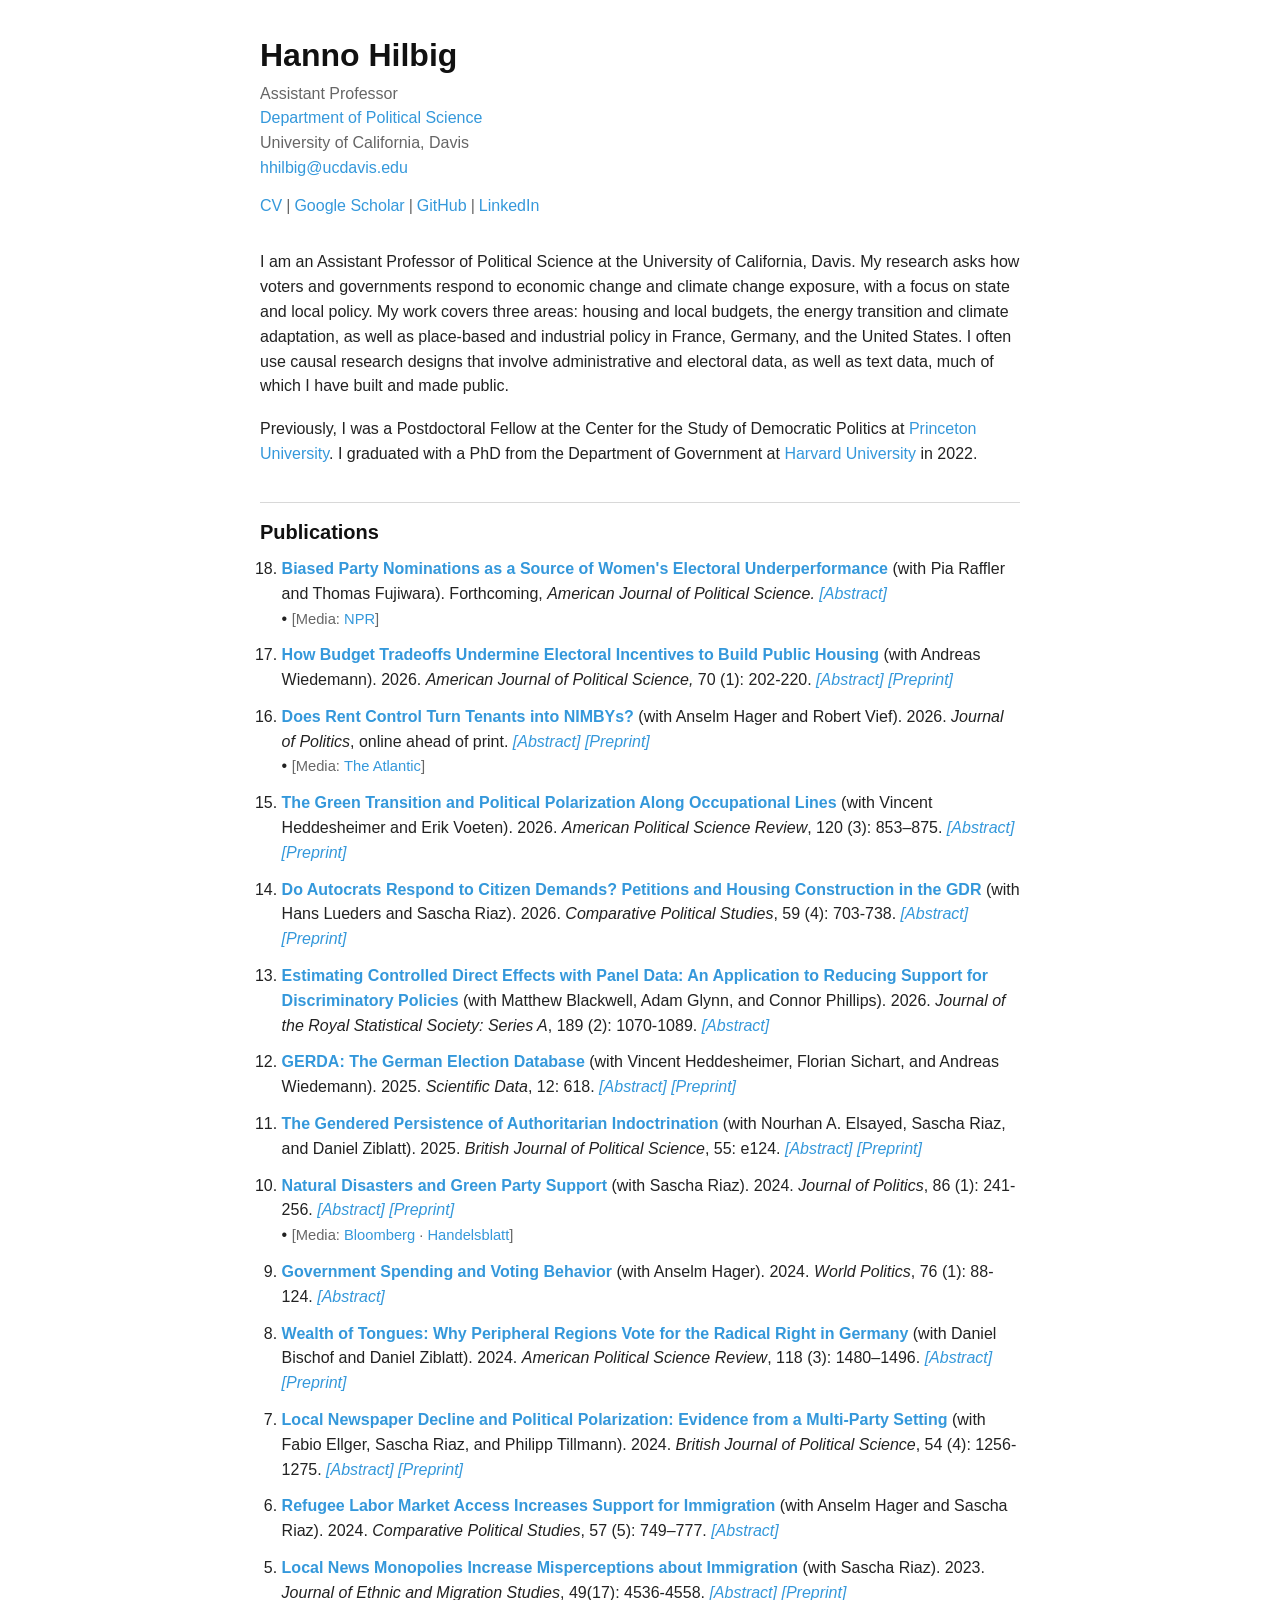
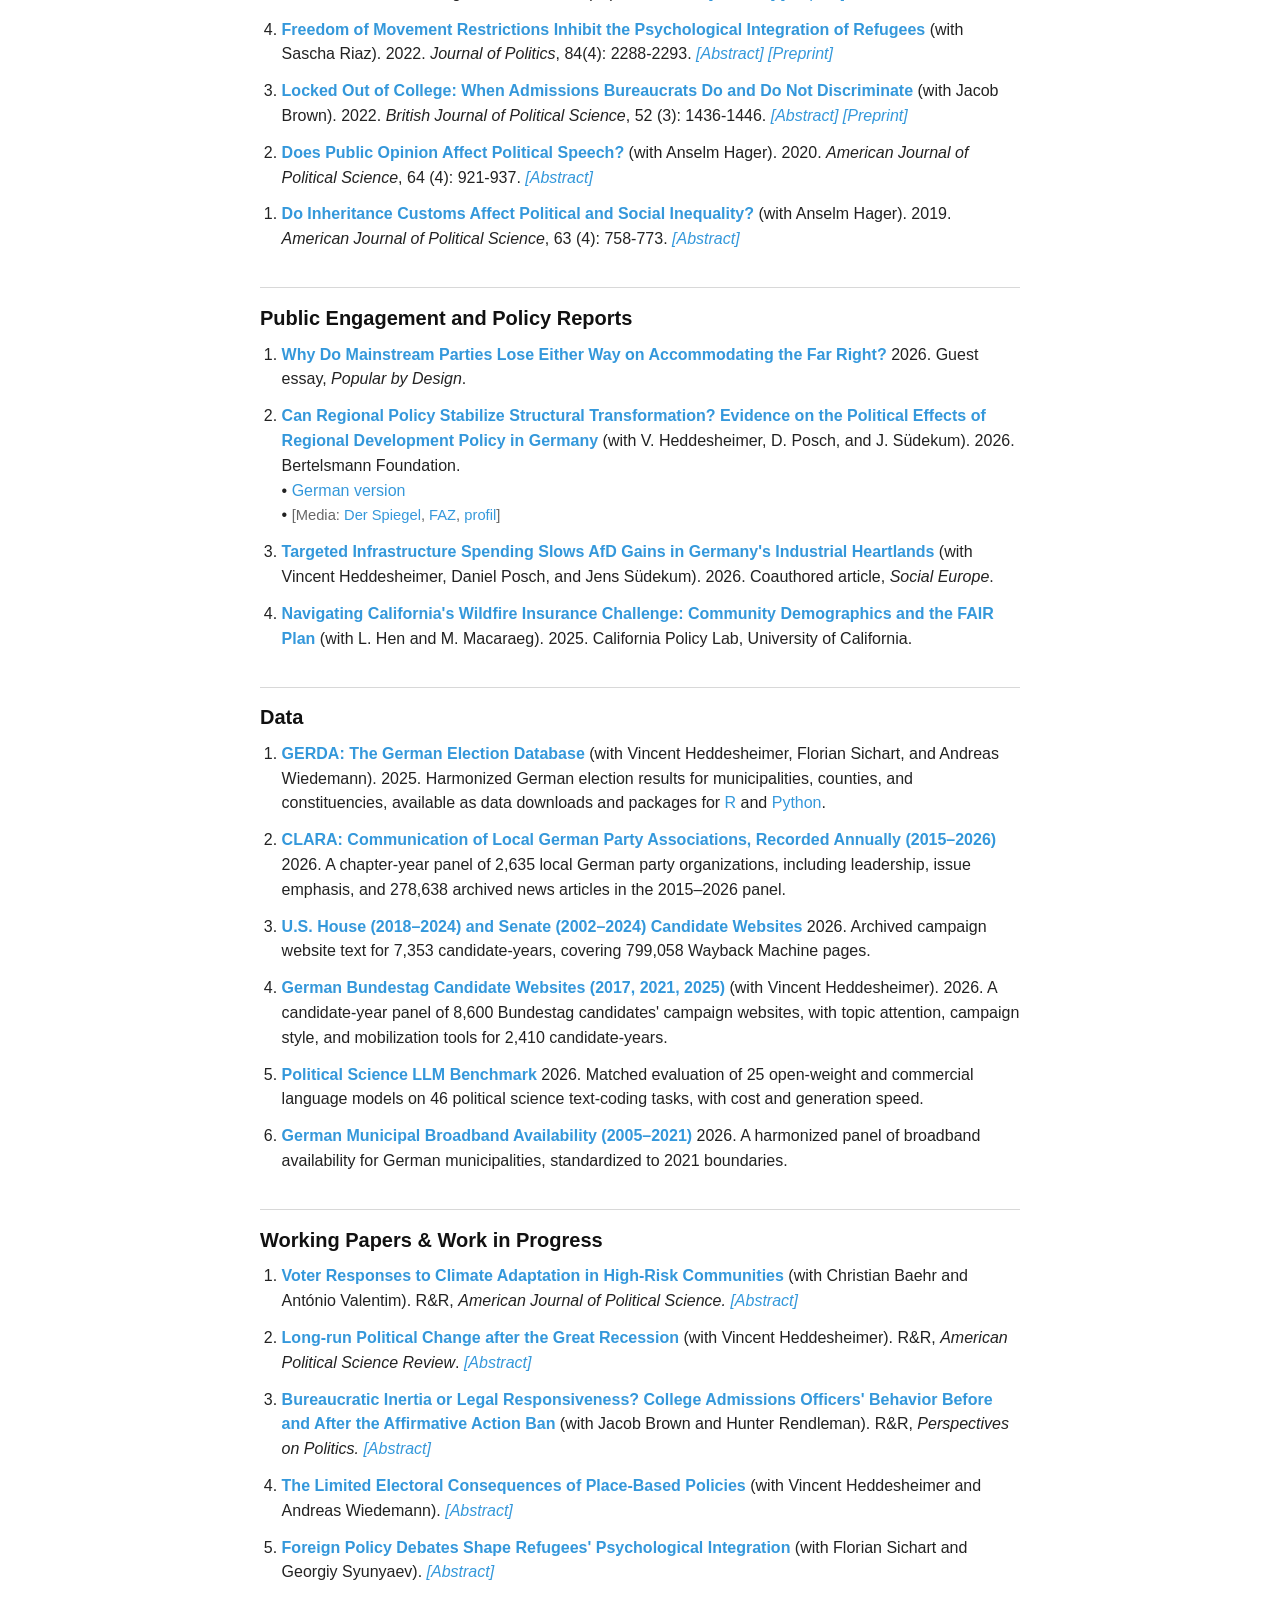
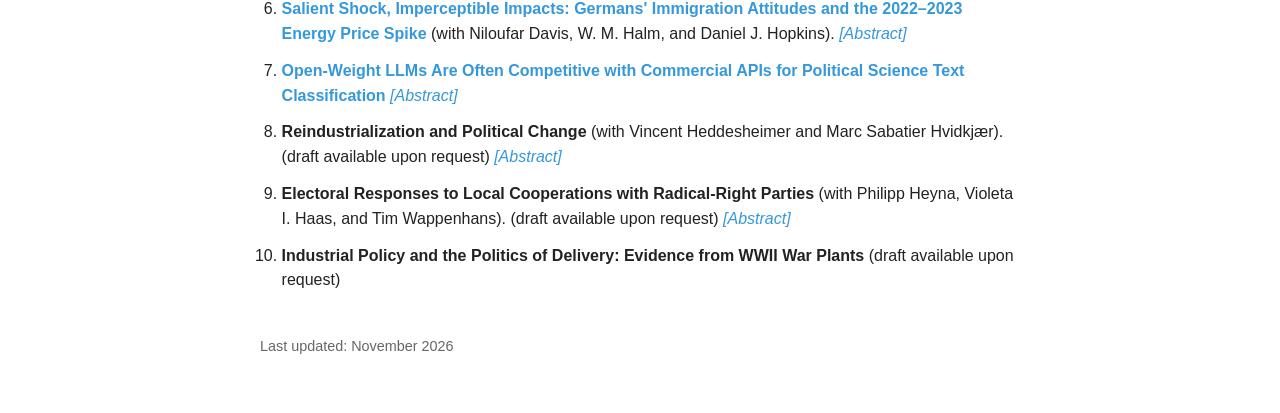
<file: index.html>
<!doctype html>
<html lang="en">

<head>

  <!-- Google tag (gtag.js) -->
  <script async src="https://www.googletagmanager.com/gtag/js?id=G-JDK4V4S60M"></script>
  <script>
    window.dataLayer = window.dataLayer || [];
    function gtag(){dataLayer.push(arguments);}
    gtag('js', new Date());

    gtag('config', 'G-JDK4V4S60M');
  </script>

  <script type="text/javascript">
    function toggle_visibility(id, event) {
      if (event && typeof event.preventDefault === 'function') {
        event.preventDefault();
      }
      var element = document.getElementById(id);
      if (!element) {
        return false;
      }
      var isHidden = element.style.display === 'none' || element.style.display === '';
      element.style.display = isHidden ? 'block' : 'none';
      // Update aria-expanded on the triggering element
      if (event && event.target) {
        event.target.setAttribute('aria-expanded', isHidden ? 'true' : 'false');
      }
      return false;
    }
  </script>


  <meta charset="utf-8">
  <title>Hanno Hilbig - Political Science, UC Davis</title>
  <meta name="description"
    content="Assistant Professor of Political Science studying economic change, voter behavior, the green transition, and regional inequality.">
  <meta name="author" content="Hanno Hilbig">
  <link rel="canonical" href="https://www.hannohilbig.com/">

  <!-- Open Graph -->
  <meta property="og:title" content="Hanno Hilbig - Political Science, UC Davis">
  <meta property="og:description" content="Assistant Professor of Political Science studying economic change, voter behavior, the green transition, and regional inequality.">
  <meta property="og:url" content="https://www.hannohilbig.com/">
  <meta property="og:type" content="website">

  <!-- Twitter Card -->
  <meta name="twitter:card" content="summary">
  <meta name="twitter:title" content="Hanno Hilbig - Political Science, UC Davis">
  <meta name="twitter:description" content="Assistant Professor of Political Science studying economic change, voter behavior, the green transition, and regional inequality.">

  <link rel="stylesheet" href="stylesheets/styles.css">
  <meta name="viewport" content="width=device-width, initial-scale=1">

  <!-- Structured Data -->
  <script type="application/ld+json">
  {
    "@context": "https://schema.org",
    "@type": "Person",
    "name": "Hanno Hilbig",
    "givenName": "Hanno",
    "familyName": "Hilbig",
    "jobTitle": "Assistant Professor of Political Science",
    "affiliation": {
      "@type": "Organization",
      "name": "University of California, Davis",
      "url": "https://ps.ucdavis.edu/"
    },
    "url": "https://www.hannohilbig.com",
    "email": "hhilbig@ucdavis.edu",
    "sameAs": [
      "https://scholar.google.com/citations?user=JzQv9FMAAAAJ",
      "https://github.com/hhilbig",
      "https://www.linkedin.com/in/hhilbig/"
    ],
    "alumniOf": [
      {
        "@type": "Organization",
        "name": "Harvard University"
      },
      {
        "@type": "Organization",
        "name": "Princeton University"
      }
    ],
    "knowsAbout": ["political economy", "housing policy", "voter behavior", "causal inference", "regional inequality", "green transition"]
  }
  </script>
</head>

<body>
  <div class="wrapper">
    <header class="profile-header">
      <div class="profile-intro">
        <h1>Hanno Hilbig</h1>
        <p class="title">Assistant Professor<br><a href="https://ps.ucdavis.edu/">Department of Political
            Science</a><br>
          University of California, Davis<br><a href="mailto:hhilbig@ucdavis.edu">hhilbig@ucdavis.edu</a></p>
        <div class="profile-links">
          <a href="cv/HHilbig_CV.pdf">CV</a>
          <span class="separator">|</span>
          <a href="https://scholar.google.com/citations?user=JzQv9FMAAAAJ">Google Scholar</a>
          <span class="separator">|</span>
          <a href="https://github.com/hhilbig">GitHub</a>
          <span class="separator">|</span>
          <a href="https://www.linkedin.com/in/hhilbig/">LinkedIn</a>
        </div>
      </div>
    </header>




    <main>
      <p>I am an Assistant Professor of Political Science at the University of California, Davis. My research
        asks how voters and governments respond to economic change and climate change exposure, with a focus on state
        and local policy. My work covers three areas: housing and local budgets, the energy transition and climate
        adaptation, as well as place-based and industrial policy in France, Germany, and the United States. I often use
        causal research designs that involve administrative and electoral data, as well as text data, much of which I
        have built and made public.</p>

      <p>Previously, I was a Postdoctoral Fellow at the Center for the Study of Democratic Politics at <a
          href="https://csdp.princeton.edu/">Princeton University</a>. I graduated with a PhD from the Department of
        Government at <a href="https://gov.harvard.edu/">Harvard University</a> in
        2022. </p>



      <h2 id="publications">Publications</h2>
      <ol reversed>
        <li>
          <b><a href="https://osf.io/preprints/osf/hgc2z">Biased Party Nominations as a Source of Women's Electoral Underperformance</a></b>
          (with Pia Raffler and Thomas Fujiwara). Forthcoming, <i>American Journal of Political Science.</i>
          <i><a href="#" role="button" aria-expanded="false" aria-controls="gender" onclick="toggle_visibility('gender', event); return false;">[Abstract]</a></i>
          <div id="gender" style="display:none;">
            What accounts for differences in electoral success between male and female candidates? We argue that parties
            systematically nominate female candidates to districts where the party is less popular, making it harder for
            women
            to get elected. Our empirical strategy uses the German mixed electoral system to create counterfactual
            gender vote
            gaps. These gaps represent the scenario where male and female candidates are nominated in districts where
            their
            respective parties have equal popularity. Using data on all candidates for the German Bundestag across
            eleven
            elections, we document that female underperformance, and its variation across parties and election years, is
            explained almost entirely by women running in districts where their party is less popular. In contrast, we
            find no
            evidence that voter bias or candidate characteristics play a substantial role. Our argument highlights
            gendered
            party gatekeeping that increases in district strength as an important driver of female underrepresentation.
          </div>
          <br>
          • <span class="media-links">[Media: <a
              href="https://www.capradio.org/news/npr/story?storyid=g-s1-96043">NPR</a>]</span>
        </li>

        <li>
          <b><a href="https://onlinelibrary.wiley.com/doi/10.1111/ajps.12939?af=R">How Budget Tradeoffs Undermine
              Electoral Incentives to Build Public Housing</a></b>
          (with Andreas Wiedemann). 2026. <i>American Journal of Political Science,</i> 70 (1): 202-220.
          <i><a href="#" role="button" aria-expanded="false" aria-controls="housing" onclick="toggle_visibility('housing', event); return false;">[Abstract]</a></i>
          <i><a href="https://osf.io/preprints/osf/cf8ut_v1">[Preprint]</a></i>
          <div id="housing" style="display:none;">
            Housing shortages and rising rents have increased demands for affordable housing. In this paper, we examine
            whether
            electoral constraints can undermine local politicians' incentives to build public housing. Empirically, we
            draw on the
            full-count census of all housing built in Germany, data on 19,685 local elections between 1989 and 2011, and
            an original
            survey. Using a difference-in-differences design, we demonstrate that incumbents are not rewarded, but
            rather experience
            moderate electoral losses after constructing new public housing. We then show that these losses are not
            primarily driven
            by homeowner opposition or native–foreigner competition. Instead, electoral punishment is largest in
            economically
            disadvantaged municipalities with relatively affordable housing, as voters prioritize spending in other
            local policy
            areas that are crowded out by public housing. Survey evidence demonstrates that electoral constraints emerge
            when
            voters' short-term spending preferences conflict with municipalities' long-term goals to provide affordable
            housing.

          </div>
        </li>

        <li>
          <b><a href="https://www.journals.uchicago.edu/doi/abs/10.1086/738581">Does Rent Control Turn Tenants into NIMBYs?</a></b>
          (with Anselm Hager and Robert Vief). 2026. <i>Journal of Politics</i>, online ahead of print.
          <i><a href="#" role="button" aria-expanded="false" aria-controls="nimby" onclick="toggle_visibility('nimby', event); return false;">[Abstract]</a></i>
          <i><a href="https://osf.io/kwjem">[Preprint]</a></i>
          <div id="nimby" style="display:none;">
            Affordable housing is a key challenge of the 21st century. A pivotal driver of growing housing prices is
            residents' opposition to construction, a phenomenon known as NIMBYism ("Not In My Backyard"). To make
            housing more
            affordable, city governments are increasingly implementing rent control policies. Does rent control—by
            making
            tenants more likely to stay in their apartments—spark NIMBYism and thus exacerbate the housing crisis? We
            study
            the case of Berlin, which recently passed a sweeping rent control law. Leveraging two discontinuities in the
            policy, we show that rent control made tenants less NIMBY. Specifically, tenants in rent-controlled
            apartments
            became more likely to approve of local-level construction and immigration, compared to tenants in
            non-rent-controlled apartments. We argue that the decline in NIMBYism is likely due to an economic channel.
            Tenants in urban centers associate construction and immigration with displacement pressures and
            gentrification.
            Rent control alleviates these concerns by providing financial and residential security.
          </div>
          <br>
          • <span class="media-links">[Media: <a
              href="https://www.theatlantic.com/economy/archive/2025/11/mamdani-housing-rent-control/684790/">The
              Atlantic</a>]</span>
        </li>

        <li>
          <b><a
              href="https://www.cambridge.org/core/journals/american-political-science-review/article/green-transition-and-political-polarization-along-occupational-lines/5A563C0DBDC283E9111DBD980F1A52C9">The
              Green Transition and Political Polarization Along Occupational Lines</a></b>
          (with Vincent Heddesheimer and Erik Voeten). 2026. <i>American Political Science Review</i>, 120 (3): 853&ndash;875.
          <i><a href="#" role="button" aria-expanded="false" aria-controls="greentransition" onclick="toggle_visibility('greentransition', event); return false;">[Abstract]</a></i>
          <i><a href="https://osf.io/preprints/osf/876dr">[Preprint]</a></i>
          <div id="greentransition" style="display:none;">
            Green transition policies set long-term targets to reduce carbon emissions and other pollutants, posing a
            threat
            to workers in polluting occupations and communities reliant on these occupations. Can far-right parties
            attract
            voters who anticipate losing from the green transition? We explore this in Germany, which has ambitious
            green
            policies and a large workforce in polluting occupations. The far-right AfD started campaigning as the only
            party
            opposing green transition policies in 2016. Using a difference-in-differences design, we show AfD support
            increased in counties with more polluting jobs after this platform change. A panel survey further
            demonstrates
            that individuals in these occupations also shifted towards the AfD. Probing mechanisms, we find suggestive
            evidence that growing far-right support is due to changing perceptions of social stigma and lower status.
            Our
            results highlight the need for a new research agenda on a backlash against the normative dimension of the
            green
            transition.
          </div>
        </li>

        <li>
          <b><a href="https://doi.org/10.1177/00104140251342919">Do Autocrats Respond to Citizen
              Demands? Petitions and Housing Construction in the GDR</a></b>
          (with Hans Lueders and Sascha Riaz). 2026. <i>Comparative Political Studies</i>, 59 (4): 703-738.
          <i><a href="#" role="button" aria-expanded="false" aria-controls="gdr" onclick="toggle_visibility('gdr', event); return false;">[Abstract]</a></i>
          <i><a href="https://osf.io/preprints/osf/q74xj">[Preprint]</a></i>
          <div id="gdr" style="display:none;">
            Citizens in authoritarian regimes frequently communicate grievances to the government. While there is some
            evidence that governments respond to such petitions, little is known about the nature of this
            responsiveness: can
            petitions yield tangible improvements to citizens' livelihoods? To answer this question, we assemble a novel
            panel
            of housing-related petitions to the government of the German Democratic Republic (GDR) and all housing
            constructed
            between 1945-1989. Exploiting the timing of the largest housing program in 1971, we employ a
            difference-in-differences design to show that construction was targeted at regions with higher rates of
            petitioning. We then use a variance decomposition method to benchmark the importance of petitions against
            objective indicators of housing need. Our results suggest that petitions allow citizens to meaningfully
            influence
            the allocation of public resources. The paper contributes to nascent scholarship on responsiveness in
            non-democratic regimes and shows that responsiveness leads to tangible improvements in citizens'
            livelihoods.
          </div>
        </li>

        <li>
          <b><a href="https://doi.org/10.1093/jrsssa/qnaf042">Estimating Controlled Direct Effects with Panel Data: An Application to Reducing Support for Discriminatory Policies</a></b>
          (with Matthew Blackwell, Adam Glynn, and Connor Phillips). 2026. <i>Journal of the Royal
            Statistical Society: Series A</i>, 189 (2): 1070-1089.
          <i><a href="#" role="button" aria-expanded="false" aria-controls="did" onclick="toggle_visibility('did', event); return false;">[Abstract]</a></i>
          <div id="did" style="display:none;">
            Recent experimental studies in the social sciences have demonstrated that perspective-taking conversations
            are effective at reducing prejudicial attitudes and support for discriminatory policies. We ask if such
            interventions can directly affect policy views without changing prejudice. Unfortunately, the identification
            of the controlled direct effect—the natural causal quantity of interest for this question—has required
            strong selection-on-observables assumptions for any mediator. We leverage a recent experimental study with
            multiple survey waves of follow-up to identify and estimate the controlled direct effect using the changes
            in the outcome and mediator over time assuming parallel trends in the potential outcomes. This design allows
            us to weaken the identification assumptions to allow for linear and time-constant unmeasured confounding
            between the mediator and the outcome. We develop a semiparametrically efficient and doubly robust estimator
            for these quantities along with a sensitivity analysis for the key identifying assumption of parallel
            trends. Contrary to what traditional methods find, our approach estimates a controlled direct effect of
            perspective-taking conversations when subjective feelings are neutral but not positive or negative, and this
            result is robust to moderate departures from parallel trends.
          </div>
        </li>

        <li>
          <b><a href="https://doi.org/10.1038/s41597-025-04811-5">GERDA: The German Election Database</a></b>
          (with Vincent Heddesheimer, Florian Sichart, and Andreas Wiedemann). 2025. <i>Scientific Data</i>, 12: 618.
          <i><a href="#" role="button" aria-expanded="false" aria-controls="gerda" onclick="toggle_visibility('gerda', event); return false;">[Abstract]</a></i>
          <i><a href="https://osf.io/preprints/socarxiv/q28ex">[Preprint]</a></i>
          <div id="gerda" style="display:none;">
            Elections are the key mechanism through which voters hold elected officials accountable. The partisan
            composition of local, state, and federal governments, in turn, shapes policy choices and public goods
            provision. Yet studying representation, government responsiveness, and partisan politics across multiple
            levels of government—especially at the local level—has been difficult due to inconsistently reported,
            incomplete, or insufficiently harmonized election data at small geographic scales. This paper introduces
            GERDA (https://www.german-elections.com/), a panel dataset of local, state, and federal election results in
            Germany at the municipality level spanning the past three decades. GERDA includes turnout and vote shares
            for all major parties and resolves challenges arising from municipal boundary changes and joint mail-in
            voting districts, yielding a consistent panel of municipalities in their 2021 boundaries. We also provide
            municipal and county boundary shapefiles to facilitate spatial analyses. Our dataset enables new research on
            partisan politics, policy responsiveness, and political representation at fine-grained geographic scales and
            over time.
          </div>
        </li>

        <li>
          <b><a
              href="https://www.cambridge.org/core/journals/british-journal-of-political-science/article/gendered-persistence-of-authoritarian-indoctrination/9FF7C98DA109B0A7E31521974A2B82FB">The
              Gendered Persistence of Authoritarian
              Indoctrination</a></b>
          (with Nourhan A. Elsayed, Sascha Riaz, and Daniel Ziblatt). 2025. <i>British Journal of Political
            Science</i>, 55: e124.
          <i><a href="#" role="button" aria-expanded="false" aria-controls="indoctrination" onclick="toggle_visibility('indoctrination', event); return false;">[Abstract]</a></i>
          <i><a href="https://osf.io/preprints/osf/vsjz8">[Preprint]</a></i>
          <div id="indoctrination" style="display:none;">
            A large literature has studied the effects of socialization under authoritarianism on political attitudes.
            In this
            research note, we extend this literature by demonstrating striking gender disparities in the post-transition
            persistence of these effects. We study the case of authoritarian indoctrination in the German Democratic
            Republic
            (GDR) using a regression kink design for causal identification. First, we draw on a unique survey fielded
            right
            before reunification to show that education under authoritarianism substantially reduced support for
            democratic
            capitalism and reunification with the West. In the second step, we triangulate multiple contemporary data
            sources to
            trace the persistence of these effects over time. Three decades after the fall of the GDR, the attitudinal
            effects
            of authoritarian indoctrination persist only among men, but not women. Our results highlight considerable
            heterogeneity in the persistence of authoritarian legacies, raising critical questions about
            post-authoritarian
            "re-socialization" and gendered adaptability.
          </div>
        </li>

        <li>
          <b><a href="https://www.journals.uchicago.edu/doi/abs/10.1086/726917">Natural Disasters and Green Party
              Support</a></b>
          (with Sascha Riaz). 2024. <i>Journal of Politics</i>, 86 (1): 241-256.
          <i><a href="#" role="button" aria-expanded="false" aria-controls="flood" onclick="toggle_visibility('flood', event); return false;">[Abstract]</a></i>
          <i><a href="https://osf.io/3k64w/">[Preprint]</a></i>
          <div id="flood" style="display:none;">
            A growing literature shows that extreme weather events induce pro-environment attitudes. We examine the
            political
            effects of a severe flood shortly before the 2021 German federal election. Drawing on about 600,000 survey
            responses and electoral data, we assess how flooding affected (i) the perceived salience of climate change,
            (ii)
            self-reported Green Party support, and (iii) Green Party voting in federal elections. We find that even
            severe
            local flooding had little to no effect on these outcomes. Additional evidence supports two mechanisms
            underlying
            this finding: nationwide rather than local effects of severe disasters, and voter demands for disaster
            relief
            rather than climate change prevention. We test the former mechanism using a regression discontinuity design
            and
            find that the flood increased nationwide Green Party support, although this effect persists for only two
            weeks.
            Our results shed new light on the precise duration and geographic scope of the political effects of natural
            disasters.
          </div>
          <br>
          • <span class="media-links">[Media: <a
              href="https://www.bloomberg.com/news/articles/2024-09-16/surviving-a-climate-disaster-isn-t-likely-to-change-how-you-vote">Bloomberg</a>
            · <a
              href="https://www.handelsblatt.com/politik/deutschland/klimakrise-warum-hochwasser-den-gruenen-keine-neuen-stimmen-bringt/100069856.html">Handelsblatt</a>]</span>
        </li>

        <li>
          <b><a href="https://muse.jhu.edu/pub/1/article/916342">Government Spending and Voting Behavior</a></b>
          (with Anselm Hager). 2024. <i>World Politics</i>, 76 (1): 88-124.
          <i><a href="#" role="button" aria-expanded="false" aria-controls="census" onclick="toggle_visibility('census', event); return false;">[Abstract]</a></i>
          <div id="census" style="display:none;">
            Does government spending on public goods affect the vote choice of citizens? On the one hand, voters have
            been
            characterized as "fiscal conservatives" who may turn toward conservative parties when government spending
            goes up.
            On the other hand, increased spending may signal that the economy is doing well, which makes progressive
            parties a
            more viable option. To adjudicate between both hypotheses, this paper draws on a natural experiment, which
            created
            exogenous variation in government spending. A discontinuity in the 2011 German census meant that some
            municipalities saw an unforeseen increase in budgets. Using a regression discontinuity design, we show that
            the
            increase in budgets and subsequent spending on public goods benefited left-leaning parties, but had no
            effect on
            incumbent support. To parse out the causal channel, we rely on panel evidence and demonstrate that treated
            residents viewed their economic situation more favorably, which led them to espouse progressive parties.
          </div>
        </li>

        <li>
          <b><a href="https://doi.org/10.1017/S0003055423000862">Wealth of Tongues: Why Peripheral Regions Vote for the
              Radical Right in Germany</a></b>
          (with Daniel Bischof and Daniel Ziblatt). 2024. <i>American Political Science Review</i>, 118 (3): 1480–1496.
          <i><a href="#" role="button" aria-expanded="false" aria-controls="dialect" onclick="toggle_visibility('dialect', event); return false;">[Abstract]</a></i>
          <i><a href="https://osf.io/preprints/socarxiv/syr84/">[Preprint]</a></i>
          <div id="dialect" style="display:none;">
            Why is support for the radical right higher in some geographic locations than others? This paper argues that
            what
            is frequently classified as the "rural" bases of radical right support in previous research is in part the
            result
            of something different: communities that were in the historical "periphery" in the center-periphery
            conflicts of
            modern nation-state formation. Inspired by a classic state-building literature that emphasizes the
            prevalence of a
            "wealth of tongues" (Weber 1976)—or nonstandard linguistic dialects in a region—as a definition of the
            periphery,
            we use data from more than 725,000 geo-coded responses in a linguistic survey in Germany to show that voters
            from
            historically peripheral geographic communities are more likely to vote for the radical right today.
          </div>
        </li>

        <li>
          <b><a href="https://doi.org/10.1017/S0007123424000243">Local Newspaper Decline and Political Polarization: Evidence from a Multi-Party Setting</a></b>
          (with Fabio Ellger, Sascha Riaz, and Philipp Tillmann). 2024. <i>British Journal of Political Science</i>, 54
          (4): 1256-1275.
          <i><a href="#" role="button" aria-expanded="false" aria-controls="newspaper2" onclick="toggle_visibility('newspaper2', event); return false;">[Abstract]</a></i>
          <i><a href="https://osf.io/nhwxs">[Preprint]</a></i>
          <div id="newspaper2" style="display:none;">
            How does the decline of local news affect political polarization? We provide novel panel evidence on this
            question
            in a multi-party setting. In particular, we shed light on the link between newspaper exits, media
            consumption, and
            ultimately electoral behavior. To study the aggregate relationship between local news exits and
            polarization, we
            rely on a unique panel of all German local newspapers between 1980 and 2009. In addition, we precisely trace
            individual-level mechanisms by drawing on an annual media consumption survey of more than 670,000
            respondents over
            three decades. Using a difference-in-differences design, we demonstrate that local newspaper exits increase
            electoral polarization, which aligns with evidence from the American context. Going beyond prior work, we
            then
            document that local news exits increase polarization because affected constituents substitute local news
            with
            national tabloid news. Finally, we show that local news exits increase politicization and partisanship at
            the
            individual level.
          </div>
        </li>

        <li>
          <b><a href="https://journals.sagepub.com/doi/abs/10.1177/00104140231178733">Refugee Labor Market Access
              Increases Support for Immigration</a></b>
          (with Anselm Hager and Sascha Riaz). 2024. <i>Comparative Political Studies</i>, 57 (5): 749–777.
          <i><a href="#" role="button" aria-expanded="false" aria-controls="labormarket" onclick="toggle_visibility('labormarket', event); return false;">[Abstract]</a></i>
          <div id="labormarket" style="display:none;">
            Does the economic integration of refugees affect public attitudes toward migration? We assess this pertinent
            question by examining a policy change in Germany, where the government significantly eased labor market
            access for
            refugees in the majority of the country. Using administrative employment data, we show that the policy led
            to a
            substantial increase in refugee employment, while natives' wages and employment rates remained unaffected.
            The
            policy also had a positive effect on natives' attitudes toward migration. Voters exposed to more refugees in
            the
            labor market were two percentage points more likely to vote for pro-migration parties across both state and
            federal elections. Additional survey analyses suggest that our results are driven by positive native-refugee
            interactions in the workplace.
          </div>
        </li>

        <li>
          <b><a href="https://www.tandfonline.com/doi/full/10.1080/1369183X.2023.2173159">Local News Monopolies Increase
              Misperceptions about Immigration</a></b>
          (with Sascha Riaz). 2023. <i>Journal of Ethnic and Migration Studies</i>, 49(17): 4536-4558.
          <i><a href="#" role="button" aria-expanded="false" aria-controls="misperceptions" onclick="toggle_visibility('misperceptions', event); return false;">[Abstract]</a></i>
          <i><a href="https://osf.io/preprints/socarxiv/wyubh">[Preprint]</a></i>
          <div id="misperceptions" style="display:none;">
            We examine how local news monopolies affect misperceptions about the size of the immigrant population in
            Germany.
            We propose a theoretical framework in which heterogeneous information from different local news outlets
            diffuses
            through social interactions. We posit that indirect exposure to information from multiple sources leads to
            more
            accurate beliefs in competitive markets. To causally identify the effect of local news monopolies on
            misperceptions, we exploit overlapping newspaper coverage areas as a source of exogenous variation in the
            number
            of available outlets. We estimate that local news monopolies increase misperceptions about the size of the
            local
            immigrant population by about four percentage points. We demonstrate that the effect of media monopolies
            hinges on
            social interactions. For individuals with fewer close social contacts, misperceptions remain unaffected by
            local
            news monopolies. Our results suggest that consolidation in the market for news decreases constituents'
            knowledge
            about critical policy issues.
          </div>
        </li>

        <li>
          <b><a href="https://www.journals.uchicago.edu/doi/abs/10.1086/720307">Freedom of Movement Restrictions Inhibit
              the Psychological Integration of Refugees</a></b>
          (with Sascha Riaz). 2022. <i>Journal of Politics</i>, 84(4): 2288-2293.
          <i><a href="#" role="button" aria-expanded="false" aria-controls="movement" onclick="toggle_visibility('movement', event); return false;">[Abstract]</a></i>
          <i><a href="https://osf.io/h2n3a/">[Preprint]</a></i>
          <div id="movement" style="display:none;">
            How do freedom of movement restrictions affect refugee integration? While a growing body of research studies
            the
            initial spatial allocation of refugees, there is little causal evidence on subsequent policies that restrict
            residential mobility. We study a contentious law in Germany, which barred refugees from moving to a location
            different from the one they were randomly assigned to. To identify the causal effect of the movement
            restriction
            on integration, we utilize a sharp date cutoff that governs whether refugees are affected by the policy. We
            demonstrate that restricting freedom of movement had pronounced negative effects on refugees' sense of
            belonging
            in Germany while increasing identification with their home countries. In addition, the policy decreased
            engagement
            in a variety of social activities. Our findings suggest that discriminatory policies send a negative signal
            about
            the inclusiveness of the host society and thereby reduce the psychological integration of refugees.
          </div>
        </li>

        <li>
          <b><a
              href="https://www.cambridge.org/core/journals/british-journal-of-political-science/article/locked-out-of-college-when-admissions-bureaucrats-do-and-do-not-discriminate/47318737B56F71B2C9F00C279812759C">Locked
              Out of College: When Admissions Bureaucrats Do and Do Not Discriminate</a></b>
          (with Jacob Brown). 2022. <i>British Journal of Political Science</i>, 52 (3): 1436-1446.
          <i><a href="#" role="button" aria-expanded="false" aria-controls="exfelons" onclick="toggle_visibility('exfelons', event); return false;">[Abstract]</a></i>
          <i><a href="papers/ExFelon.pdf">[Preprint]</a></i>
          <div id="exfelons" style="display:none;">
            How does a criminal record shape interactions with the State and society? We present evidence from a
            nationwide
            field experiment, showing that prospective applicants with criminal records are about five percentage points
            less
            likely to receive information from college admission offices. However, we demonstrate that bias does not
            extend to
            race. There is no difference in response rates to Black and White applicants. We further show that bias is
            all but
            absent in public bureaucracies, as discrimination against formerly incarcerated applicants is driven by
            private
            schools. Examining why bias is stronger for private colleges, we demonstrate that the private-public
            difference
            persists even after accounting for college selectivity, socio-economic composition, and school finances.
            Moving
            beyond the measurement of bias, we evaluate an intervention aimed at reducing discrimination: whether an
            email
            from an advocate mitigates bias associated with a criminal record. However, we find no evidence that
            advocate
            endorsements decrease bureaucratic bias.
          </div>
        </li>

        <li>
          <b><a href="https://onlinelibrary.wiley.com/doi/abs/10.1111/ajps.12516">Does Public Opinion Affect Political
              Speech?</a></b>
          (with Anselm Hager). 2020. <i>American Journal of Political Science</i>, 64 (4): 921-937.
          <i><a href="#" role="button" aria-expanded="false" aria-controls="merkel" onclick="toggle_visibility('merkel', event); return false;">[Abstract]</a></i>
          <div id="merkel" style="display:none;">
            Does public opinion affect political speech? Of particular interest is whether public opinion affects (i)
            what
            topics politicians address and (ii) what positions they endorse. We present evidence from Germany where the
            government was recently forced to declassify its public opinion research, allowing us to link the content of
            the
            research to subsequent speeches. Our causal identification strategy exploits the exogenous timing of the
            research's dissemination to cabinet members within a window of a few days. We find that exposure to public
            opinion
            research leads politicians to markedly change their speech. First, we show that linguistic similarity
            between
            political speech and public opinion research increases significantly after reports are passed on to the
            cabinet,
            suggesting that politicians change the topics they address. Second, we demonstrate that exposure to public
            opinion
            research alters politicians' substantive positions in the direction of majority opinion.
          </div>
        </li>

        <li>
          <b><a href="https://onlinelibrary.wiley.com/doi/pdf/10.1111/ajps.12460">Do Inheritance Customs Affect
              Political and Social Inequality?</a></b>
          (with Anselm Hager). 2019. <i>American Journal of Political Science</i>, 63 (4): 758-773.
          <i><a href="#" role="button" aria-expanded="false" aria-controls="inheritance" onclick="toggle_visibility('inheritance', event); return false;">[Abstract]</a></i>
          <div id="inheritance" style="display:none;">
            Why are some societies more unequal than others? The French revolutionaries believed unequal inheritances
            among
            siblings to be responsible for the strict hierarchies of the ancien regime. To achieve equality, the
            revolutionaries therefore enforced equal inheritance rights. Their goal was to empower women and to
            disenfranchise
            the noble class. But do equal inheritances succeed in leveling the societal playing field? We study
            Germany—a
            country with pronounced local-level variation in inheritance customs—and find that municipalities that
            historically equally apportioned wealth, to this day, elect more women into political councils and have
            fewer
            aristocrats in the social elite. Using historic data, we point to two mechanisms: wealth equality and
            pro-egalitarian preferences. In a final step, we also show that, counterintuitively, equitable inheritance
            customs
            positively predict income inequality. We interpret this finding to mean that equitable inheritances level
            the
            playing field by rewarding talent, not status.
          </div>
        </li>

      </ol>

      <h2 id="public-engagement">Public Engagement and Policy Reports</h2>
      <ol start="1">
        <li>
          <b><a href="https://www.popularbydesign.org/p/why-do-mainstream-parties-lose-either">Why Do Mainstream
              Parties Lose Either Way on Accommodating the Far Right?</a></b>
          2026. Guest essay, <i>Popular by Design</i>.
        </li>
        <li>
          <b><a
              href="https://www.bertelsmann-stiftung.de/fileadmin/files/BSt/Publikationen/GrauePublikationen/Study_Can_Regional_Policy_Stabilize_Structural_Transformation.pdf">Can
              Regional Policy Stabilize Structural Transformation? Evidence on the Political Effects of Regional
              Development Policy in Germany</a></b>
          (with V. Heddesheimer, D. Posch, and J. Südekum). 2026. Bertelsmann Foundation.
          <br>
          • <a
              href="https://www.bertelsmann-stiftung.de/de/publikationen/publikation/did/regionalpolitik-als-stabilitaetsanker-im-strukturwandel">German
              version</a>
          <br>
          • <span class="media-links">[Media: <a
              href="https://www.spiegel.de/wirtschaft/foerderpolitik-in-deutschland-wie-subventionen-den-afd-zuspruch-daempfen-a-fd739e9b-8ce8-427b-aa33-bf86fbfd71bc">Der
              Spiegel</a>, <a
              href="https://www.faz.net/aktuell/wirtschaft/mit-gezielten-subventionen-gegen-die-afd-accg-200859446.html">FAZ</a>,
              <a
              href="https://www.profil.at/dasfruehstueck/wie-100-euro-stimmen-fuer-afd-und-fpoe-verhindern-koennen/403162232">profil</a>]</span>
        </li>
        <li>
          <b><a
              href="https://www.socialeurope.eu/targeted-infrastructure-spending-slows-afd-gains-in-germanys-industrial-heartlands">Targeted
              Infrastructure Spending Slows AfD Gains in Germany's Industrial Heartlands</a></b>
          (with Vincent Heddesheimer, Daniel Posch, and Jens Südekum). 2026. Coauthored article, <i>Social Europe</i>.
        </li>
        <li>
          <b><a
              href="https://capolicylab.org/navigating-californias-wildfire-insurance-challenge-community-demographics-and-the-fair-plan/">Navigating
              California's Wildfire Insurance Challenge: Community Demographics and the FAIR Plan</a></b>
          (with L. Hen and M. Macaraeg). 2025. California Policy Lab, University of California.
        </li>
      </ol>

      <h2 id="data">Data</h2>
      <ol start="1">
        <li>
          <b><a href="https://www.german-elections.com/">GERDA: The German Election Database</a></b>
          (with Vincent Heddesheimer, Florian Sichart, and Andreas Wiedemann). 2025. Harmonized German election results
          for municipalities, counties, and constituencies, available as data downloads and packages for
          <a href="https://github.com/hhilbig/gerda">R</a> and
          <a href="https://github.com/hhilbig/gerda-py">Python</a>.
        </li>
        <li>
          <b><a href="localparties/">CLARA: Communication of Local German Party Associations, Recorded Annually
              (2015&ndash;2026)</a></b>
          2026. A chapter-year panel of 2,635 local German party organizations, including leadership, issue emphasis,
          and 278,638 archived news articles in the 2015&ndash;2026 panel.
        </li>
        <li>
          <b><a href="candidatewebsites/">U.S. House (2018&ndash;2024) and Senate (2002&ndash;2024) Candidate
              Websites</a></b>
          2026. Archived campaign website text for 7,353 candidate-years, covering 799,058 Wayback Machine
          pages.
        </li>
        <li>
          <b><a href="bundestagcandidates/">German Bundestag Candidate Websites (2017, 2021, 2025)</a></b>
          (with Vincent Heddesheimer). 2026. A candidate-year panel of 8,600 Bundestag candidates' campaign
          websites, with topic attention, campaign style, and mobilization tools for 2,410 candidate-years.
        </li>
        <li>
          <b><a href="llm-benchmark/">Political Science LLM Benchmark</a></b>
          2026. Matched evaluation of 25 open-weight and commercial language models on 46
          political science text-coding tasks, with cost and generation speed.
        </li>
        <li>
          <b><a href="https://github.com/hhilbig/broadband">German Municipal Broadband Availability
              (2005&ndash;2021)</a></b>
          2026. A harmonized panel of broadband availability for German municipalities, standardized to 2021
          boundaries.
        </li>

      </ol>

      <h2 id="working-papers">Working Papers &amp; Work in Progress</h2>
      <ol start="1">
        <li>
          <b><a href="https://osf.io/preprints/socarxiv/2g4x7">Voter Responses to Climate Adaptation in High-Risk Communities</a></b>
          (with Christian Baehr and António Valentim). R&amp;R, <i>American Journal of Political Science.</i>
          <i><a href="#" role="button" aria-expanded="false" aria-controls="adaptation" onclick="toggle_visibility('adaptation', event); return false;">[Abstract]</a></i>
          <div id="adaptation" style="display:none;">
            As climate impacts intensify, governments increasingly adopt adaptation policies, yet their electoral consequences remain poorly understood. We study electoral effects of moratoria on homeowners insurance nonrenewals after California wildfires. Using a difference-in-differences design exploiting eligibility rules, we find null effects on support for incumbents. To explain, we develop a framework of experience-based accountability, arguing that the electoral effect of adaptation is path-dependent: prior crisis experience sets the standard for what voters perceive as a sufficient policy. Consistent with this, we find modest electoral rewards where prior insurance disruption was limited, but none where it was chronic. Survey evidence indicates that, prior to the policy, residents of high-disruption areas already held more negative and crystallized views of the governor. We offer a framework for the politics of adaptation, showing that credit depends on perceived sufficiency: a standard set not only by the policy, but also by voters' prior experience with the crisis.
          </div>
        </li>

        <li>
          <b><a href="https://osf.io/preprints/socarxiv/4zjac">Long-run Political Change after the Great
              Recession</a></b>
          (with Vincent Heddesheimer). R&amp;R, <i>American Political Science Review</i>.
          <i><a href="#" role="button" aria-expanded="false" aria-controls="recession" onclick="toggle_visibility('recession', event); return false;">[Abstract]</a></i>
          <div id="recession" style="display:none;">
            What are the long-run political consequences of economic crises? We study the Great Recession in the
            United States, exploiting geographic variation in unemployment shocks. Harder-hit counties shifted toward
            Democratic candidates. House gains persisted through 2022, after the shock's employment effects had
            dissipated, while presidential gains attenuated after 2016. House gains did not track local recovery or
            Republican incumbency, which weighs against simple retrospective voting accounts. Harder-hit places also
            showed no shift toward right-wing populist candidates or movements. Instead, survey and ballot measure
            evidence points to economic scarring and demand for protection: residents of harder-hit places remained
            pessimistic about their economic prospects, even as personal finances recovered, and became more supportive
            of social protection. Taken together, the findings suggest that a crisis can durably reshape what affected
            communities demand from government after acute local labor market distress has subsided.
          </div>
        </li>

        <li>
          <b><a href="https://osf.io/preprints/osf/276kz_v2">Bureaucratic Inertia or Legal Responsiveness? College
              Admissions Officers' Behavior Before and After the Affirmative Action Ban</a></b>
          (with Jacob Brown and Hunter Rendleman). R&amp;R, <i>Perspectives on Politics.</i>
          <i><a href="#" role="button" aria-expanded="false" aria-controls="bureaucratic" onclick="toggle_visibility('bureaucratic', event); return false;">[Abstract]</a></i>
          <div id="bureaucratic" style="display:none;">
            How do street-level bureaucrats respond when courts reshape public policy? The 2023 Supreme Court decision
            striking down affirmative action altered the legal framework around college admissions, prompting
            speculation about its implications for administrative behavior and minority representation on campus. Yet
            existing work offers limited evidence on whether -- and how -- bureaucrats adapt to judicial interventions.
            We investigate whether college admissions officers shift behavior in response to the ruling. We report
            results from two original field experiments with over 3,000 U.S. admissions offices. In Study 1, we
            recontact institutions from a 2018 audit testing responsiveness to Black and White applicants, enabling a
            pre-post comparison. In Study 2, we randomly vary applicant race (Asian, Black, White) and references to the
            Court's decision. Across both studies, we find no evidence of racial bias, even when the ruling is salient.
            Together, these null results suggest limits to the judiciary's influence on bureaucratic behavior.
          </div>
        </li>

        <li>
          <b><a href="https://osf.io/preprints/socarxiv/6h8cq">The Limited Electoral Consequences of Place-Based Policies</a></b>
          (with Vincent Heddesheimer and Andreas Wiedemann).
          <i><a href="#" role="button" aria-expanded="false" aria-controls="placebased" onclick="toggle_visibility('placebased', event); return false;">[Abstract]</a></i>
          <div id="placebased" style="display:none;">
            Place-based economic policies are increasingly seen as instruments to counter political discontent in
            economically-depressed regions. Do regional investment subsidies affect electoral behavior? We evaluate this
            question in the context of Germany's largest regional investment program. Our identification strategy
            leverages a
            2014 subsidy rate cut for manufacturing firms that—due to EU rules—was exogenous to local economic trends.
            The
            subsidy cut reduced voting for the far-right AfD and increased support for the incumbent Christian
            Democrats. We
            then demonstrate that subsidy cuts trigger two counterreactions: local firms invest more in human capital
            and
            local governments invest more in infrastructure and public goods. We argue that these dynamics signal to
            voters
            that local governments are responsive and care about their constituents, undermining populist appeals. Our
            findings suggest that political consequences of place-based policies—and austerity more broadly—cannot be
            understood without considering counteractions by local firms and governments.
          </div>
        </li>

        <li>
          <b><a href="https://osf.io/preprints/osf/6s8tn_v4">Foreign Policy Debates Shape Refugees' Psychological
              Integration</a></b>
          (with Florian Sichart and Georgiy Syunyaev).
          <i><a href="#" role="button" aria-expanded="false" aria-controls="ukrainian" onclick="toggle_visibility('ukrainian', event); return false;">[Abstract]</a></i>
          <div id="ukrainian" style="display:none;">
            Refugee integration is a central policy challenge. Expanding on prior research on policy debates targeting
            immigrants, we examine whether host country debates about military aid to refugees' homeland shape their
            psychological integration. In a survey experiment with 2,631 Ukrainian refugees in Germany, participants
            viewed authentic statements by German politicians expressing varying levels of support for military aid. On
            average, these messages had no detectable effect. Yet, this null masks important heterogeneity. By linking
            our experiment to daily variation in national news coverage, we find that when ambient media salience is
            low, exposure to any political statement on military aid---supportive or opposing---reduces psychological
            integration. These effects vanish when the issue is already prominent in the media. We argue that this
            pattern reflects a contestation mechanism: refugees interpret the very visibility of political debate,
            rather than its specific content, as a signal that host-country support is contested and potentially less
            secure.
          </div>
        </li>

        <li>
          <b><a href="https://doi.org/10.31235/osf.io/ck7aj_v2">Salient Shock, Imperceptible Impacts: Germans'
              Immigration Attitudes and the 2022&ndash;2023 Energy Price Spike</a></b>
          (with Niloufar Davis, W. M. Halm, and Daniel J. Hopkins).
          <i><a href="#" role="button" aria-expanded="false" aria-controls="energyshock" onclick="toggle_visibility('energyshock', event); return false;">[Abstract]</a></i>
          <div id="energyshock" style="display:none;">
            Prior research finds that personal economic experiences typically have limited political impacts but can
            shape attitudes under certain conditions. Here, we explore a likely case: in Germany, Russia's 2022 invasion
            of Ukraine led to a dramatic spike in energy prices and an influx of Ukrainian refugees, both widely covered
            by news media. We use an online panel of German citizens (2022&ndash;2024) to assess the energy shock's impacts
            on immigration attitudes. Living in areas with larger natural gas price increases (and so higher residential
            heating costs) is associated with heightened economic distress. Yet we find no systematic evidence that
            these shocks shifted immigration attitudes over the subsequent 20 months, with minimum detectable effects
            of 0.10 to 0.18 standard deviations across our five attitude indices. Although extant research documents
            sizable political responses to some economic shocks, even a large, salient economic shock need not generate
            exclusionary immigration attitudes.
          </div>
        </li>

        <li>
          <b><a href="https://doi.org/10.48550/arXiv.2605.19275">Open-Weight LLMs Are Often Competitive with
              Commercial APIs for Political Science Text Classification</a></b>
          <i><a href="#" role="button" aria-expanded="false" aria-controls="openweightllm" onclick="toggle_visibility('openweightllm', event); return false;">[Abstract]</a></i>
          <div id="openweightllm" style="display:none;">
            Can researchers use local open-weight models instead of commercial APIs for LLM text classification?
            Local models avoid marginal API charges, keep data on the researcher's machine, and make exact model
            versions easier to preserve. I benchmark five local models against four commercial API models on 34
            political science classification tasks. Local models are often competitive, especially on simpler tasks.
            In a task-specific oracle comparison, local models match or exceed API performance on 9 tasks; on average,
            the best API model exceeds the best local model by 0.015 F1. The four strongest observed model means fall
            within 0.021 F1. API models have their clearest edge on complex tasks with many labels or multiple outputs
            per item. Batching several items in one prompt usually reduces local runtime per item, but specific
            model-task pairs can return invalid response formats or labels. Taken together, the results make local
            open-weight models a practical candidate alternative for many political science classification tasks,
            provided researchers validate candidate models on task-specific labels and check batching reliability
            before scaling up.
          </div>
        </li>

        <li>
          <b>Reindustrialization and Political Change</b>
          (with Vincent Heddesheimer and Marc Sabatier Hvidkj&aelig;r). (draft available upon request)
          <i><a href="#" role="button" aria-expanded="false" aria-controls="reindustrialization" onclick="toggle_visibility('reindustrialization', event); return false;">[Abstract]</a></i>
          <div id="reindustrialization" style="display:none;">
            Can reindustrialization reverse the political consequences of industrial decline? We study this question
            in France, where deindustrialization has been a common explanation for far-right support and where recent
            governments have made the return of production a policy priority. We link establishment-level records of
            large manufacturing site openings to commune-level manufacturing employment as well as elections between
            2002 and 2026. Using staggered difference-in-differences designs, we show that new production sites generate
            sizable gains in local manufacturing employment. The political response to these gains is asymmetric.
            Incumbent mayors of treated communes become substantially more likely to stand for reelection, behaving as
            if openings are electorally valuable. Voters respond selectively: far right support does not decline in any
            election type we study. Far left support falls modestly, concentrated where openings are not knowledge
            intensive. Governing parties receive no robust average reward. In the 2022 cohort, Macron gains support in
            declining industrial areas and after trade and craft openings. The pattern is consistent with coarse
            retrospection over an issue that lacks a partisan owner: visible renewal produces limited and uneven
            incumbent gains without reducing far-right support. Economic repair does not undo the political
            consequences of economic loss.
          </div>
        </li>

        <li>
          <b>Electoral Responses to Local Cooperations with Radical-Right Parties</b>
          (with Philipp Heyna, Violeta I. Haas, and Tim Wappenhans). (draft available upon request)
          <i><a href="#" role="button" aria-expanded="false" aria-controls="afdcooperation" onclick="toggle_visibility('afdcooperation', event); return false;">[Abstract]</a></i>
          <div id="afdcooperation" style="display:none;">
            What are the electoral consequences when mainstream parties break the cordon sanitaire against the radical
            right? Across Europe, this norm is increasingly under pressure. Initial breaches typically occur at the
            local level. While existing research focuses on national-level accommodation strategies, we know almost
            nothing about the effects of local cooperation. Drawing on newly collected data on municipal-level
            cooperations between the AfD and mainstream parties in East Germany (2019&ndash;2024), we study the electoral
            effects of joint legislative voting, committee appointments, and similar forms of collaboration. Using
            two-period and synthetic difference-in-differences designs, we find that cooperations are associated with
            substantively meaningful electoral losses for the AfD. Penalties are largest when cooperation is highly
            visible. To shed light on the mechanism, we use local newspaper data to measure issue salience. The evidence
            is most consistent with cooperation shifting public discourse toward political pragmatism. These results
            suggest that when the <i>Brandmauer</i> erodes locally, the radical right may pay a short-term electoral
            price, even as local breaches risk normalizing cooperation at higher levels of government.
          </div>
        </li>

        <li>
          <b>Industrial Policy and the Politics of Delivery: Evidence from WWII War Plants</b>
          (draft available upon request)
        </li>
      </ol>

    </main>
    <footer>Last updated: November 2026</footer>
  </div>
</body>

</html>
</file>
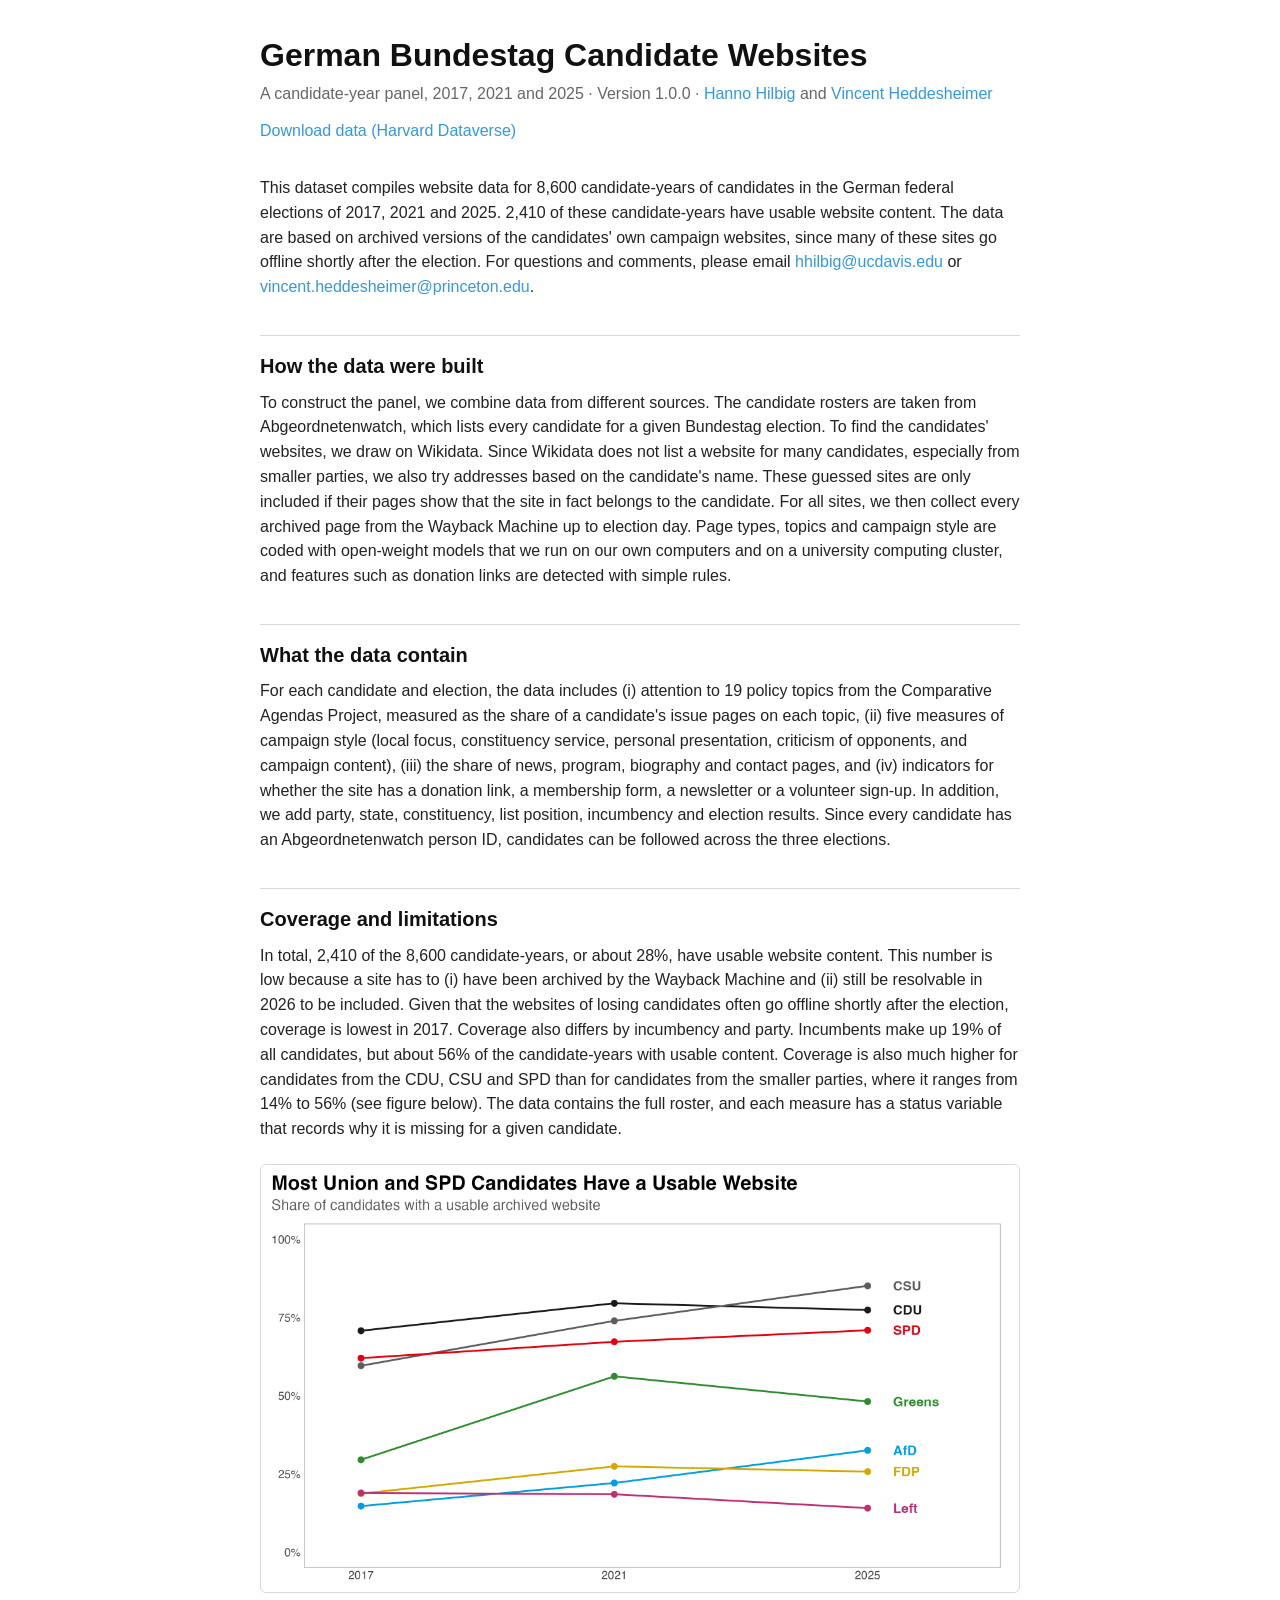
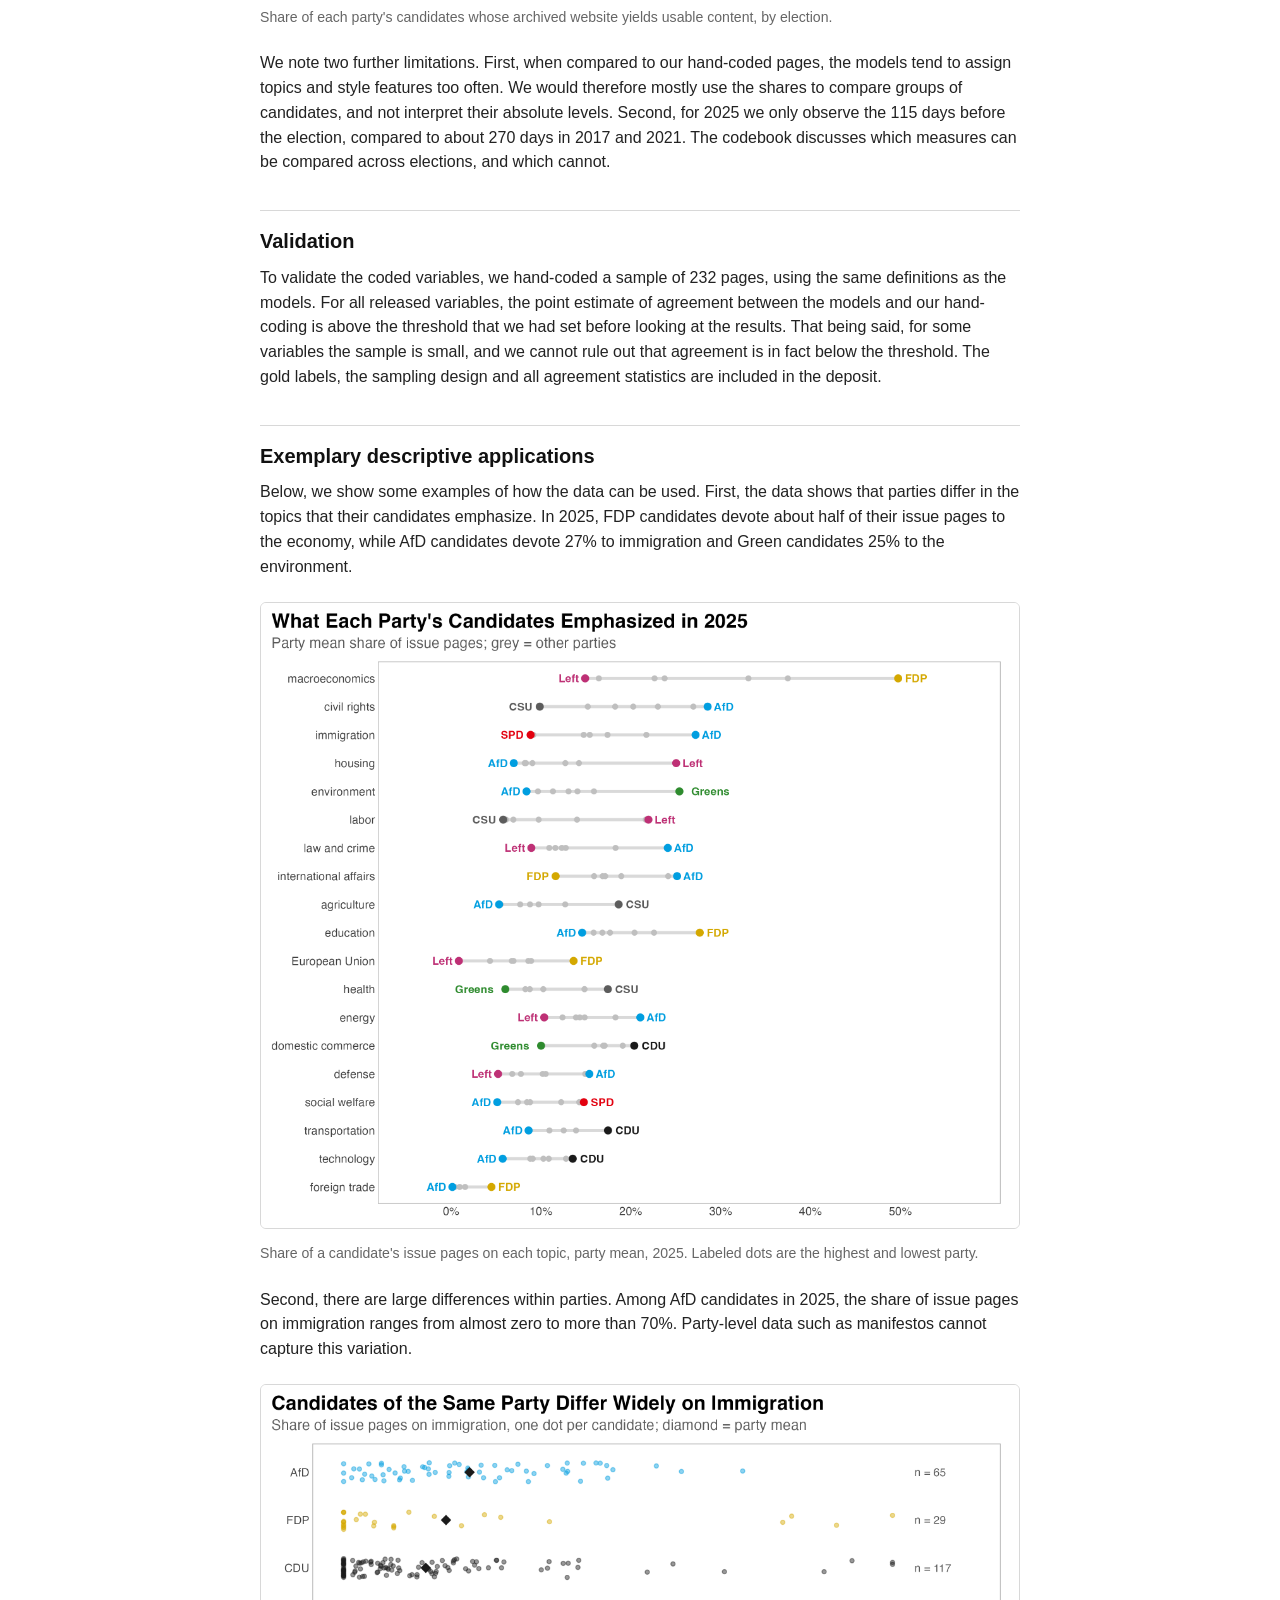
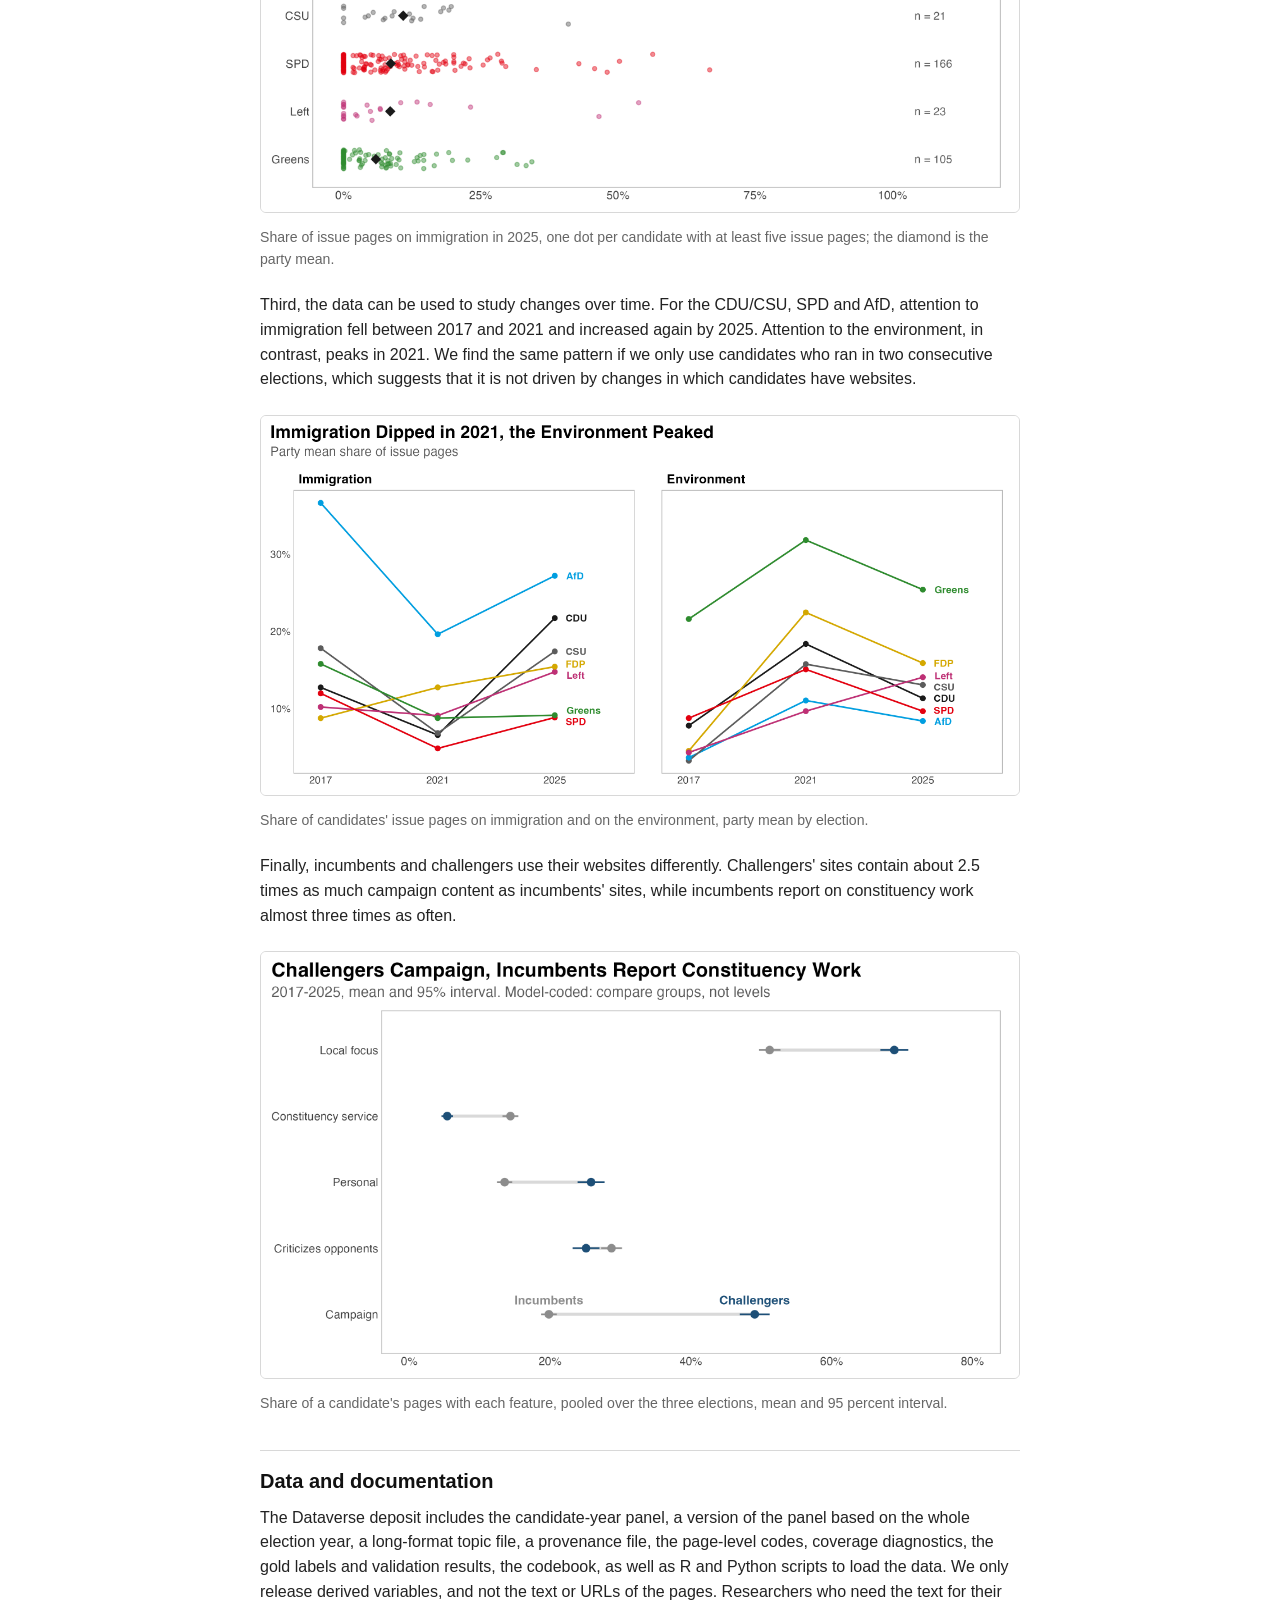
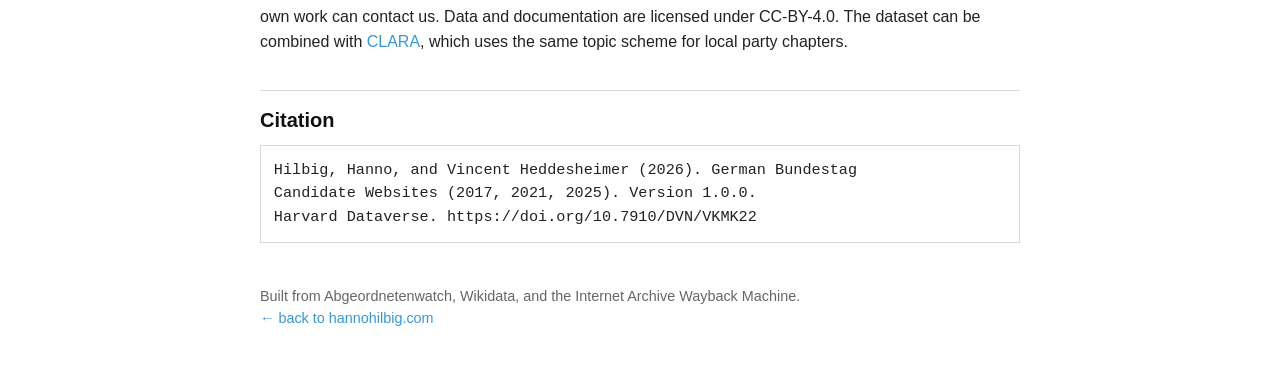
<file: bundestagcandidates/index.html>
<!doctype html>
<html lang="en">

<head>

  <!-- Google tag (gtag.js) -->
  <script async src="https://www.googletagmanager.com/gtag/js?id=G-JDK4V4S60M"></script>
  <script>
    window.dataLayer = window.dataLayer || [];
    function gtag(){dataLayer.push(arguments);}
    gtag('js', new Date());

    gtag('config', 'G-JDK4V4S60M');
  </script>

  <meta charset="utf-8">
  <title>German Bundestag Candidate Websites (2017, 2021, 2025) - Hanno Hilbig</title>
  <meta name="description"
    content="A candidate-year panel of the campaign websites of candidates for the German Bundestag in 2017, 2021 and 2025, built from Internet Archive captures. By Hanno Hilbig and Vincent Heddesheimer.">
  <meta name="author" content="Hanno Hilbig, Vincent Heddesheimer">
  <link rel="canonical" href="https://www.hannohilbig.com/bundestagcandidates/">

  <!-- Open Graph -->
  <meta property="og:title" content="German Bundestag Candidate Websites (2017, 2021, 2025)">
  <meta property="og:description" content="A candidate-year panel of what Bundestag candidates published on their own campaign websites in 2017, 2021 and 2025.">
  <meta property="og:url" content="https://www.hannohilbig.com/bundestagcandidates/">
  <meta property="og:type" content="website">

  <!-- Twitter Card -->
  <meta name="twitter:card" content="summary">
  <meta name="twitter:title" content="German Bundestag Candidate Websites (2017, 2021, 2025)">
  <meta name="twitter:description" content="A candidate-year panel of what Bundestag candidates published on their own campaign websites in 2017, 2021 and 2025.">

  <link rel="stylesheet" href="../stylesheets/styles.css">
  <meta name="viewport" content="width=device-width, initial-scale=1">

  <style>
    /* page-local additions on top of the site stylesheet */
    .figure { margin: 1.4rem 0; }
    .figure img { border: 1px solid var(--border); border-radius: 6px; }
    .figure figcaption { color: var(--muted); font-size: 0.88em; margin-top: 0.4rem; }
  </style>
</head>

<body>
  <div class="wrapper">
    <header class="profile-header">
      <div class="profile-intro">
        <h1>German Bundestag Candidate Websites</h1>
        <p class="title">A candidate-year panel, 2017, 2021 and 2025 &middot; Version 1.0.0 &middot;
          <a href="../">Hanno Hilbig</a> and
          <a href="https://vincentheddesheimer.github.io/">Vincent Heddesheimer</a></p>
        <div class="profile-links">
          <a href="https://doi.org/10.7910/DVN/VKMK22">Download data (Harvard Dataverse)</a>
        </div>
      </div>
    </header>

    <main>
      <p>This dataset compiles website data for 8,600 candidate-years of
        candidates in the German federal elections of 2017, 2021 and 2025. 2,410 of
        these candidate-years have usable website content. The data are based on
        archived versions of the candidates' own campaign websites, since many of
        these sites go offline shortly after the election. For questions and
        comments, please email
        <a href="mailto:hhilbig@ucdavis.edu">hhilbig@ucdavis.edu</a> or
        <a href="mailto:vincent.heddesheimer@princeton.edu">vincent.heddesheimer@princeton.edu</a>.</p>

      <h2>How the data were built</h2>
      <p>To construct the panel, we combine data from different sources. The
        candidate rosters are taken from Abgeordnetenwatch, which lists every
        candidate for a given Bundestag election. To find the candidates'
        websites, we draw on Wikidata. Since Wikidata does not list a website for
        many candidates, especially from smaller parties, we also try addresses
        based on the candidate's name. These guessed sites are only included if
        their pages show that the site in fact belongs to the candidate. For all
        sites, we then collect every archived page from the Wayback Machine up to
        election day. Page types, topics and campaign style are coded with
        open-weight models that we run on our own computers and on a university
        computing cluster, and features such as donation links are detected with
        simple rules.</p>

      <h2>What the data contain</h2>
      <p>For each candidate and election, the data includes (i) attention to 19
        policy topics from the Comparative Agendas Project, measured as the share
        of a candidate's issue pages on each topic, (ii) five measures of campaign
        style (local focus, constituency service, personal presentation, criticism
        of opponents, and campaign content), (iii) the share of news, program,
        biography and contact pages, and (iv) indicators for whether the site has
        a donation link, a membership form, a newsletter or a volunteer sign-up.
        In addition, we add party, state, constituency, list position, incumbency
        and election results. Since every candidate has an Abgeordnetenwatch
        person ID, candidates can be followed across the three elections.</p>

      <h2>Coverage and limitations</h2>
      <p>In total, 2,410 of the 8,600 candidate-years, or about 28%, have usable
        website content. This number is low because a site has to (i) have been
        archived by the Wayback Machine and (ii) still be resolvable in 2026 to be
        included. Given that the websites of losing candidates often go offline
        shortly after the election, coverage is lowest in 2017. Coverage also
        differs by incumbency and party. Incumbents make up 19% of all candidates,
        but about 56% of the candidate-years with usable content. Coverage is also
        much higher for candidates from the CDU, CSU and SPD than for candidates
        from the smaller parties, where it ranges from 14% to 56% (see figure
        below). The data contains the full roster, and each measure has a status
        variable that records why it is missing for a given candidate.</p>

      <figure class="figure">
        <img src="01_coverage_by_party.png" width="2400" height="1350" loading="lazy" decoding="async"
             alt="Line chart: share of each party's candidates with a usable archived website in 2017, 2021 and 2025. CDU, CSU and SPD are highest; the smaller parties are well below.">
        <figcaption>Share of each party's candidates whose archived website
          yields usable content, by election.</figcaption>
      </figure>

      <p>We note two further limitations. First, when compared to our hand-coded
        pages, the models tend to assign topics and style features too often. We
        would therefore mostly use the shares to compare groups of candidates, and
        not interpret their absolute levels. Second, for 2025 we only observe the
        115 days before the election, compared to about 270 days in 2017 and 2021.
        The codebook discusses which measures can be compared across elections,
        and which cannot.</p>

      <h2>Validation</h2>
      <p>To validate the coded variables, we hand-coded a sample of 232 pages,
        using the same definitions as the models. For all released variables, the
        point estimate of agreement between the models and our hand-coding is
        above the threshold that we had set before looking at the results. That
        being said, for some variables the sample is small, and we cannot rule out
        that agreement is in fact below the threshold. The gold labels, the
        sampling design and all agreement statistics are included in the
        deposit.</p>

      <h2>Exemplary descriptive applications</h2>
      <p>Below, we show some examples of how the data can be used. First, the data
        shows that parties differ in the topics that their candidates emphasize.
        In 2025, FDP candidates devote about half of their issue pages to the
        economy, while AfD candidates devote 27% to immigration and Green
        candidates 25% to the environment.</p>

      <figure class="figure">
        <img src="02_topics_by_party_2025.png" width="2400" height="1980" loading="lazy" decoding="async"
             alt="Dot plot: for each of 19 topics, the party means in 2025, with the parties at the two ends labeled. FDP leads on the economy, AfD on civil rights, immigration and law and crime, the Greens on the environment.">
        <figcaption>Share of a candidate's issue pages on each topic, party
          mean, 2025. Labeled dots are the highest and lowest party.</figcaption>
      </figure>

      <p>Second, there are large differences within parties. Among AfD candidates
        in 2025, the share of issue pages on immigration ranges from almost zero to
        more than 70%. Party-level data such as manifestos cannot capture this
        variation.</p>

      <figure class="figure">
        <img src="03_immigration_within_party_2025.png" width="2400" height="1350" loading="lazy" decoding="async"
             alt="Dot plot: share of issue pages on immigration in 2025, one dot per candidate, by party, with the party mean as a diamond. The AfD spread runs from near zero to above 70 percent.">
        <figcaption>Share of issue pages on immigration in 2025, one dot per
          candidate with at least five issue pages; the diamond is the party
          mean.</figcaption>
      </figure>

      <p>Third, the data can be used to study changes over time. For the CDU/CSU,
        SPD and AfD, attention to immigration fell between 2017 and 2021 and
        increased again by 2025. Attention to the environment, in contrast, peaks
        in 2021. We find the same pattern if we only use candidates who ran in two
        consecutive elections, which suggests that it is not driven by changes in
        which candidates have websites.</p>

      <figure class="figure">
        <img src="05_immigration_environment_over_time.png" width="2700" height="1350" loading="lazy" decoding="async"
             alt="Two line charts by party for 2017, 2021 and 2025: immigration dips in 2021 for most parties, the environment peaks in 2021.">
        <figcaption>Share of candidates' issue pages on immigration and on the
          environment, party mean by election.</figcaption>
      </figure>

      <p>Finally, incumbents and challengers use their websites differently.
        Challengers' sites contain about 2.5 times as much campaign content as
        incumbents' sites, while incumbents report on constituency work almost
        three times as often.</p>

      <figure class="figure">
        <img src="07_incumbents_vs_challengers.png" width="2400" height="1350" loading="lazy" decoding="async"
             alt="Dot plot of five campaign-style features for incumbents and challengers, 2017 to 2025, with 95 percent intervals. Challengers are higher on campaign content and local focus, incumbents on constituency service.">
        <figcaption>Share of a candidate's pages with each feature, pooled over
          the three elections, mean and 95 percent interval.</figcaption>
      </figure>

      <h2>Data and documentation</h2>
      <p>The Dataverse deposit includes the candidate-year panel, a version of the
        panel based on the whole election year, a long-format topic file, a
        provenance file, the page-level codes, coverage diagnostics, the gold
        labels and validation results, the codebook, as well as R and Python
        scripts to load the data. We only release derived variables, and not the
        text or URLs of the pages. Researchers who need the text for their own work
        can contact us. Data and documentation are licensed under CC-BY-4.0. The
        dataset can be combined with <a href="../localparties/">CLARA</a>, which
        uses the same topic scheme for local party chapters.</p>

      <h2>Citation</h2>
      <pre>Hilbig, Hanno, and Vincent Heddesheimer (2026). German Bundestag
Candidate Websites (2017, 2021, 2025). Version 1.0.0.
Harvard Dataverse. https://doi.org/10.7910/DVN/VKMK22</pre>

      <footer>
        Built from Abgeordnetenwatch, Wikidata, and the Internet Archive Wayback
        Machine.
        <br><a href="../">&larr; back to hannohilbig.com</a>
      </footer>
    </main>
  </div>
</body>

</html>
</file>
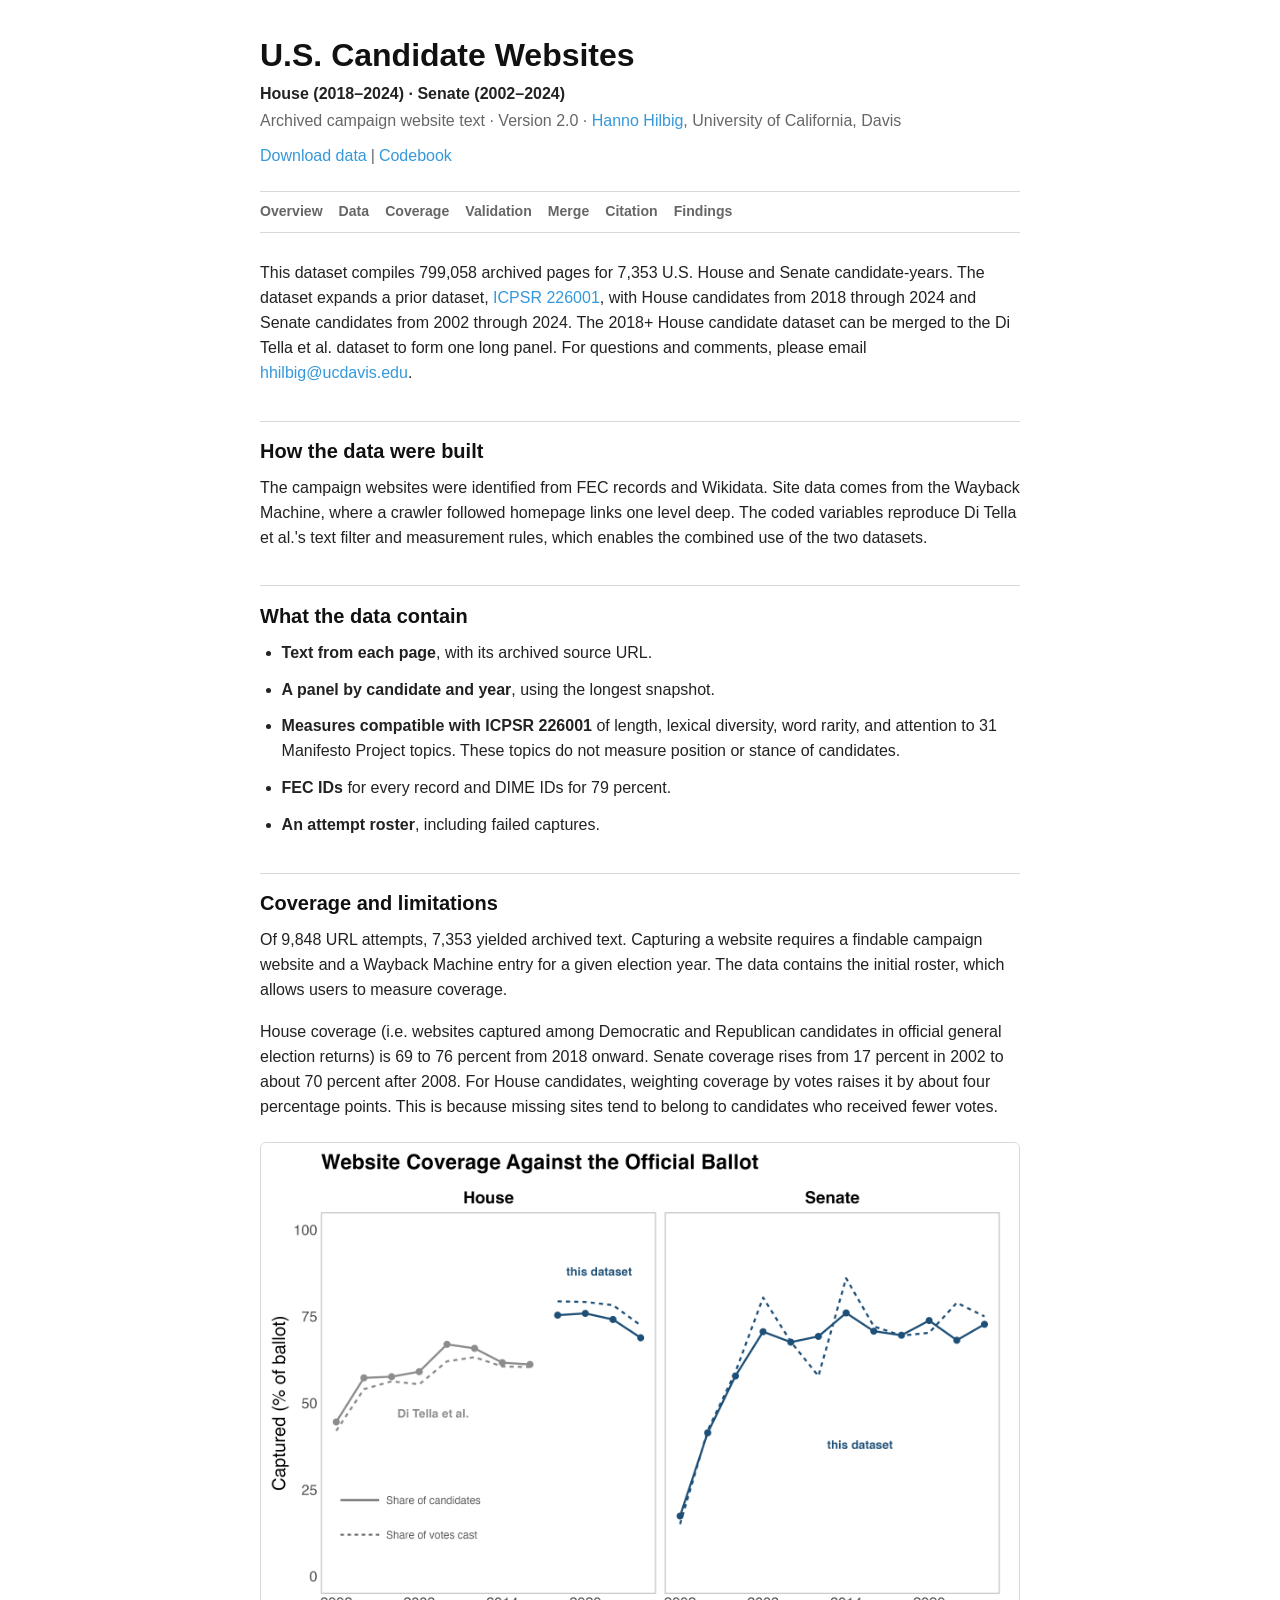
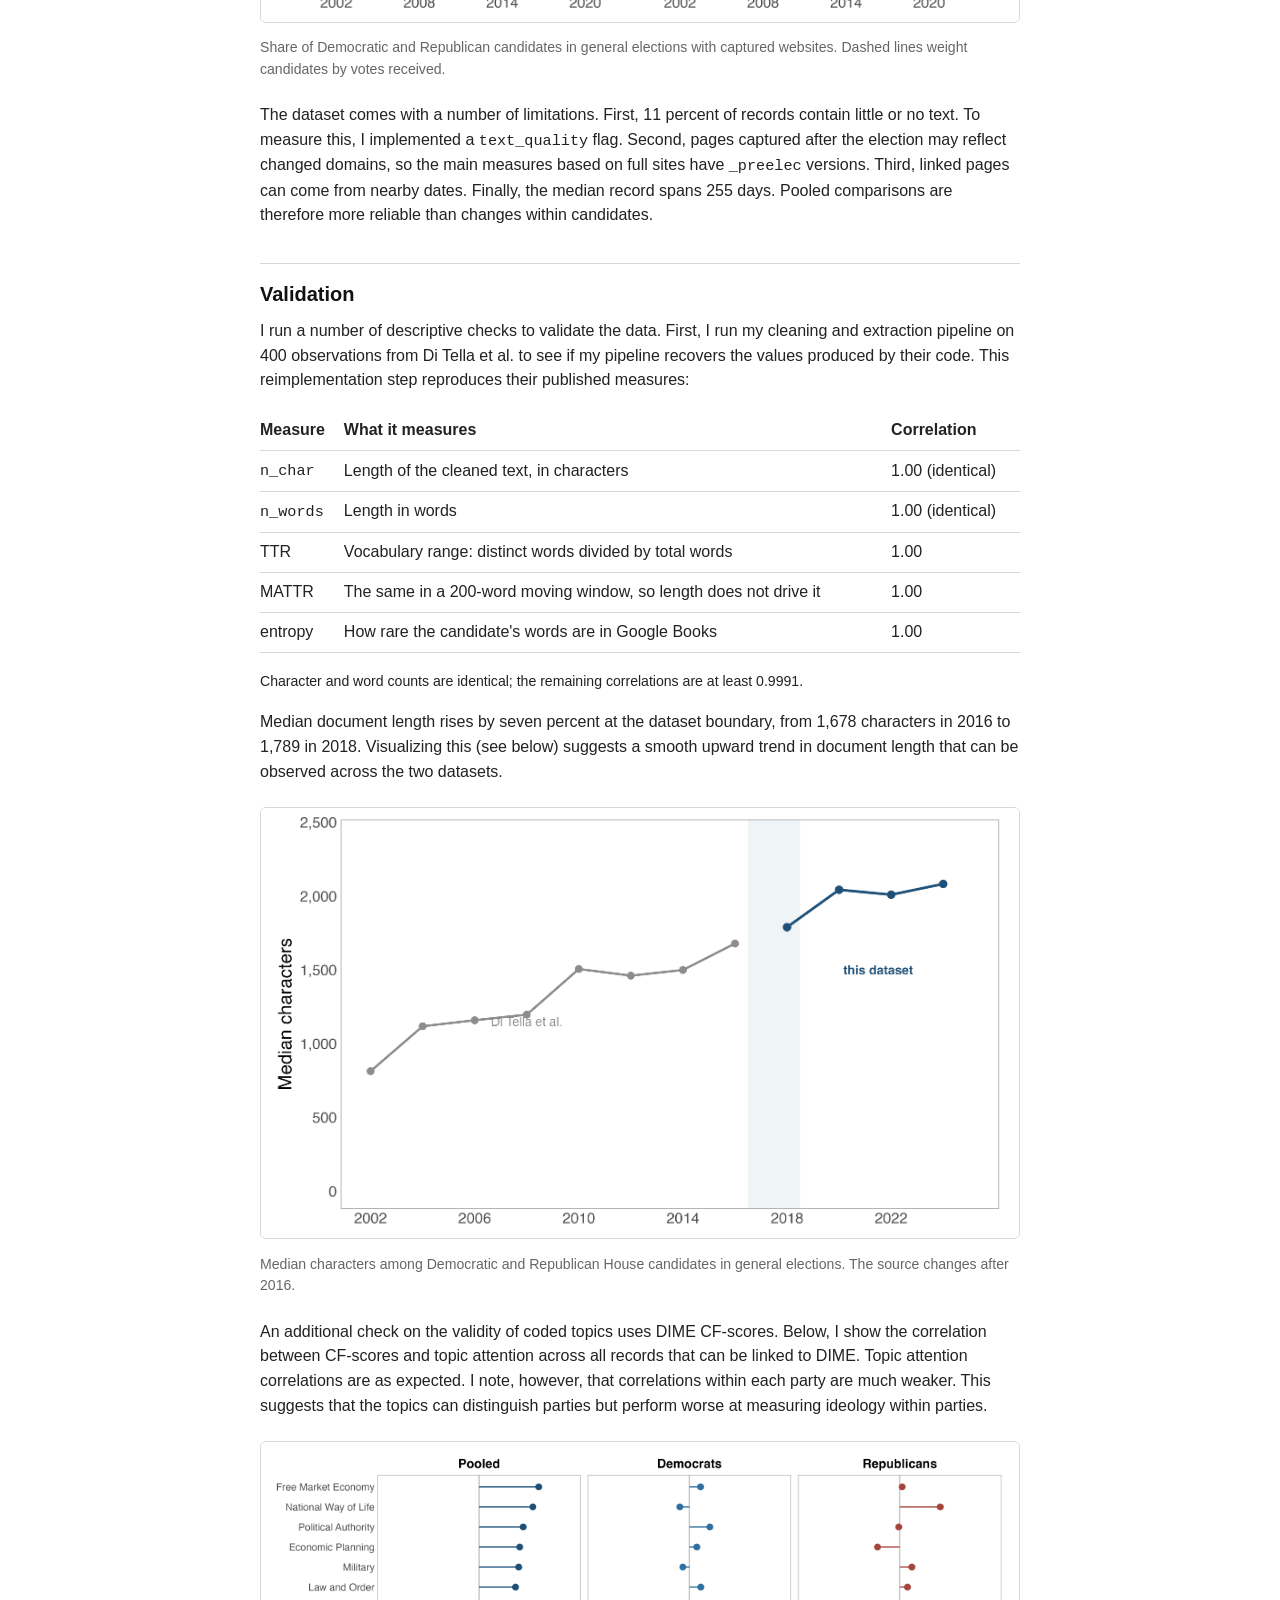
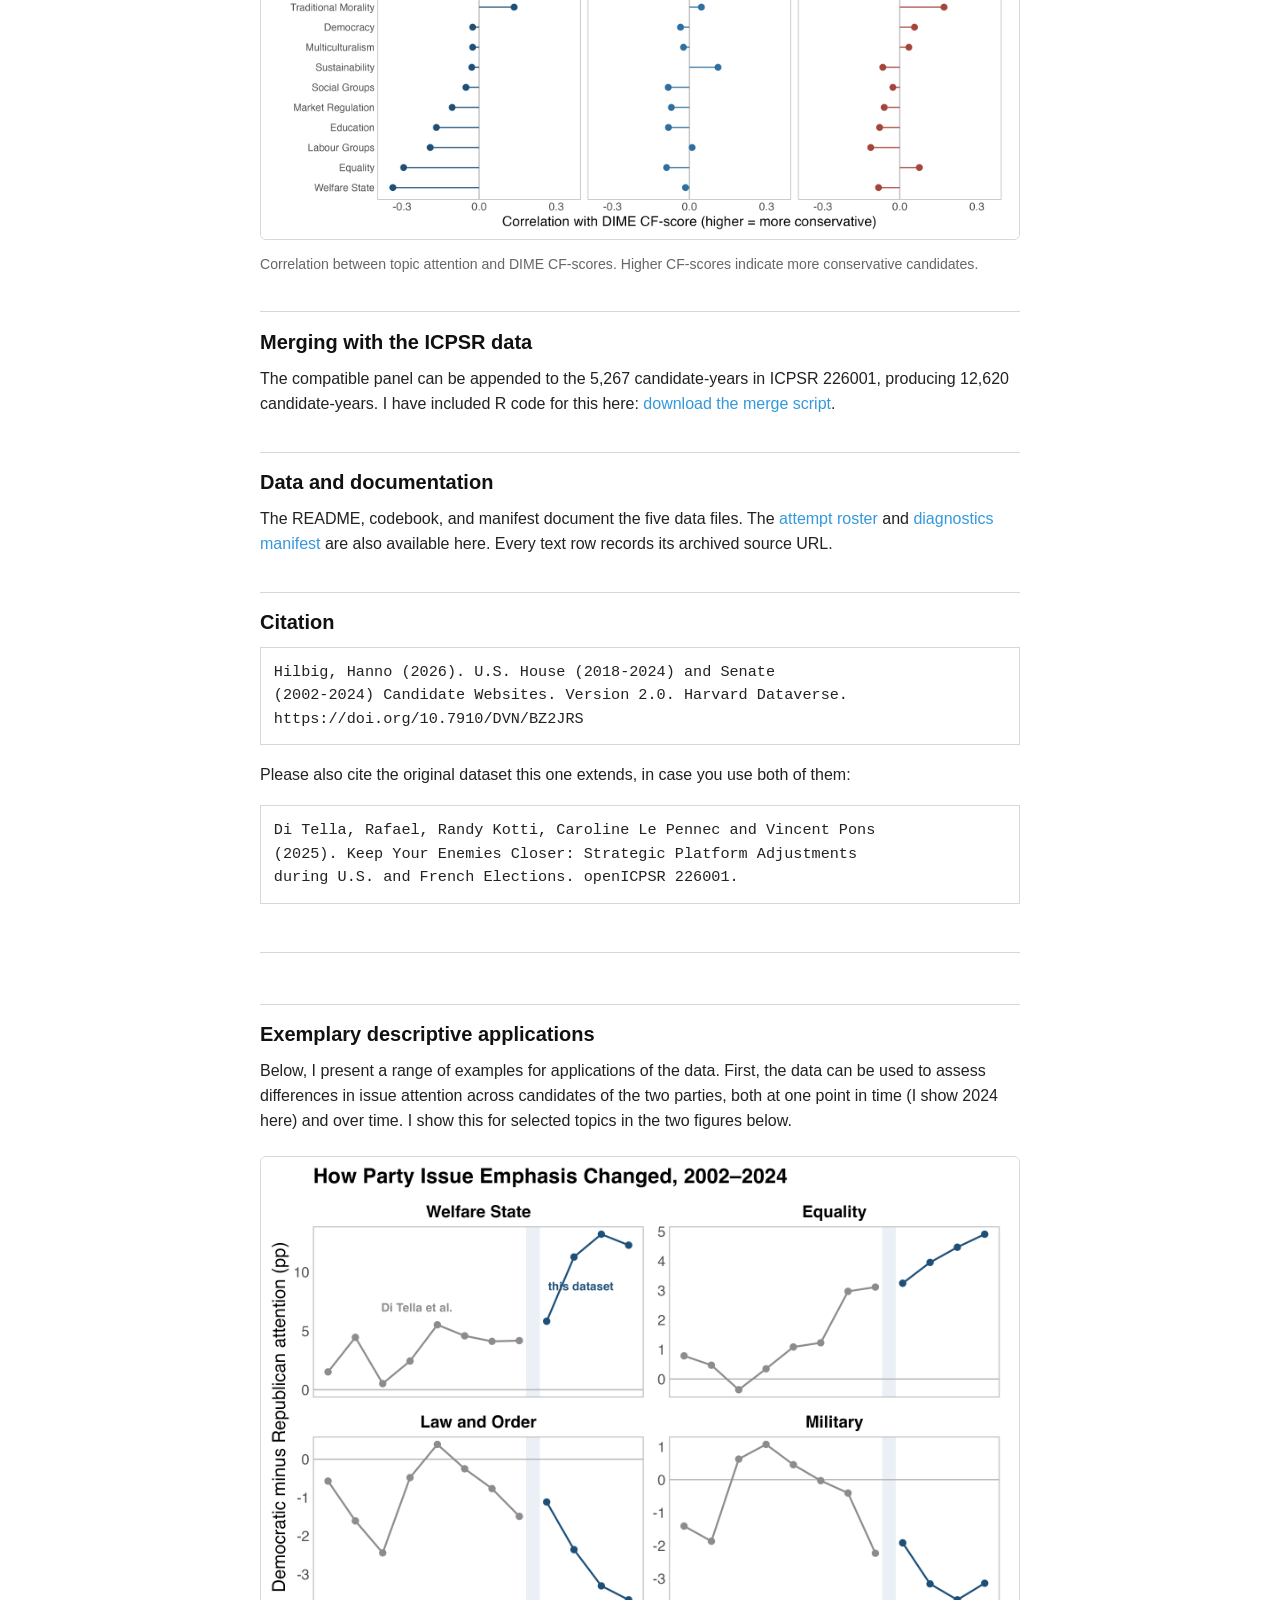
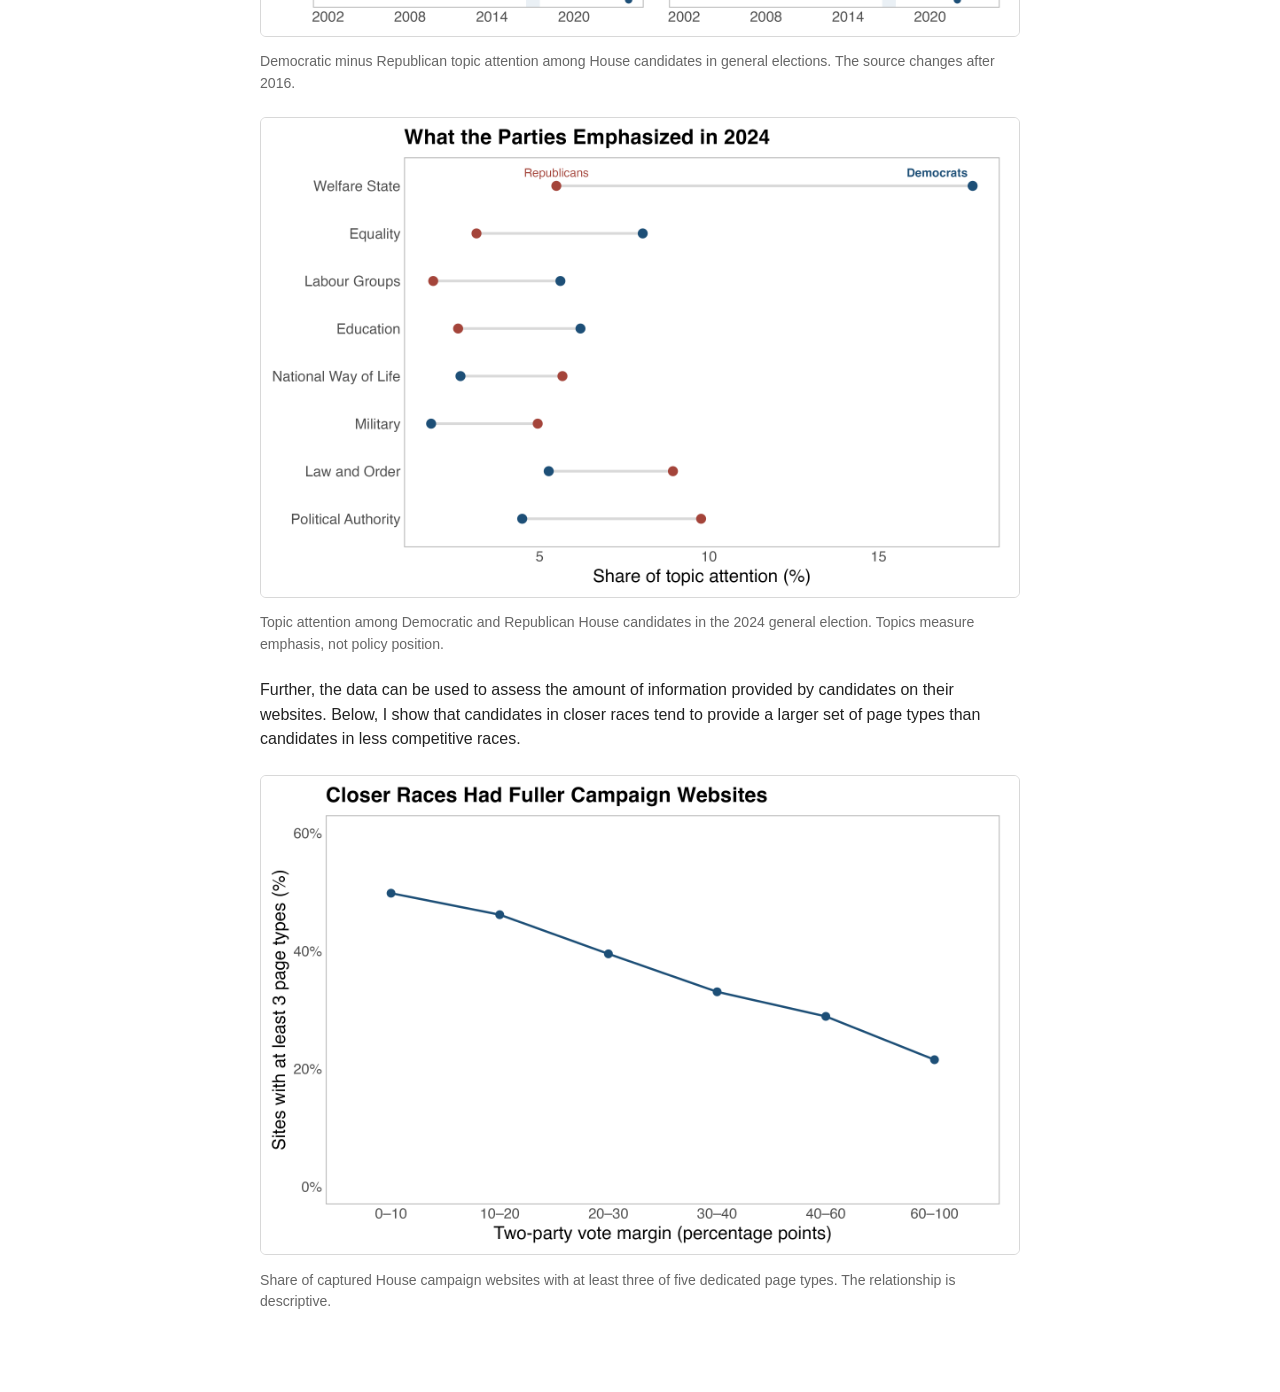
<file: candidatewebsites/index.html>
<!doctype html>
<html lang="en">

<head>

  <!-- Google tag (gtag.js) -->
  <script async src="https://www.googletagmanager.com/gtag/js?id=G-JDK4V4S60M"></script>
  <script>
    window.dataLayer = window.dataLayer || [];
    function gtag(){dataLayer.push(arguments);}
    gtag('js', new Date());

    gtag('config', 'G-JDK4V4S60M');
  </script>

  <meta charset="utf-8">
  <title>U.S. House (2018–2024) and Senate (2002–2024) Candidate Websites | Hanno Hilbig</title>
  <meta name="description"
    content="A panel of archived campaign website text for U.S. House and Senate candidates, 2002–2024. The dataset extends ICPSR 226001.">
  <meta name="author" content="Hanno Hilbig">
  <link rel="canonical" href="https://www.hannohilbig.com/candidatewebsites/">

  <!-- Open Graph -->
  <meta property="og:title" content="U.S. House (2018–2024) and Senate (2002–2024) Candidate Websites">
  <meta property="og:description" content="Archived campaign website text for U.S. House and Senate candidates, extending ICPSR 226001 through 2024 and adding Senate elections from 2002 onward.">
  <meta property="og:url" content="https://www.hannohilbig.com/candidatewebsites/">
  <meta property="og:type" content="website">
  <meta property="og:image" content="https://www.hannohilbig.com/candidatewebsites/carousel/01_long_run_partisan_gaps.png">
  <meta property="og:image:alt" content="Party differences in topic attention among U.S. House candidates from 2002 to 2024.">

  <!-- Twitter Card -->
  <meta name="twitter:card" content="summary_large_image">
  <meta name="twitter:title" content="U.S. House (2018–2024) and Senate (2002–2024) Candidate Websites">
  <meta name="twitter:description" content="Archived campaign website text for U.S. House and Senate candidates, 2002–2024.">
  <meta name="twitter:image" content="https://www.hannohilbig.com/candidatewebsites/carousel/01_long_run_partisan_gaps.png">
  <meta name="twitter:image:alt" content="Party differences in topic attention among U.S. House candidates from 2002 to 2024.">

  <link rel="stylesheet" href="styles.css?v=20260821b">
  <meta name="viewport" content="width=device-width, initial-scale=1">
  <meta name="theme-color" content="#ffffff">

  <style>
    /* page-local additions on top of the site stylesheet */
    .figure { margin: 1.4rem 0; }
    .figure img { border: 1px solid var(--border); border-radius: 6px; }
    .figure figcaption { color: var(--muted); font-size: 0.88em; margin-top: 0.4rem; }
    .table-scroll { overflow-x: auto; }
    .table-scroll table { white-space: nowrap; }
    /* tables with a prose column need to wrap instead of scroll */
    .table-prose table { white-space: normal; }
    .table-prose td:first-child, .table-prose th:first-child { white-space: nowrap; }
    .table-prose td:last-child, .table-prose th:last-child { white-space: nowrap; }
    .findings-section { border-top: 1px solid var(--border); margin-top: 3rem; padding-top: 1rem; }
  </style>
</head>

<body>
  <a class="skip-link" href="#main-content">Skip to content</a>
  <div class="wrapper">
    <header class="profile-header">
      <div class="profile-intro">
        <h1>U.S. Candidate Websites</h1>
        <p class="scope">House (2018&ndash;2024) &middot; Senate (2002&ndash;2024)</p>
        <p class="title">Archived campaign website text &middot; Version 2.0 &middot;
          <a href="../">Hanno Hilbig</a>, University of California, Davis</p>
        <div class="profile-links">
          <a href="https://doi.org/10.7910/DVN/BZ2JRS">Download data</a>
          <span class="separator">|</span>
          <a href="codebook.html">Codebook</a>
        </div>
      </div>
    </header>

    <nav class="section-nav" aria-label="Page sections">
      <a href="#main-content">Overview</a>
      <a href="#data">Data</a>
      <a href="#coverage">Coverage</a>
      <a href="#validation">Validation</a>
      <a href="#merge">Merge</a>
      <a href="#citation">Citation</a>
      <a href="#findings">Findings</a>
    </nav>

    <main id="main-content">
      <p>This dataset compiles 799,058 archived pages for 7,353 U.S. House and Senate
        candidate-years. The dataset expands a prior dataset,
        <a href="https://doi.org/10.3886/E226001V1">ICPSR 226001</a>, with House
        candidates from 2018 through 2024 and Senate candidates from 2002
        through 2024. The 2018+ House candidate dataset can be merged to the Di Tella et al. dataset to form one long panel. For questions and comments, please email <a href="mailto:hhilbig@ucdavis.edu">hhilbig@ucdavis.edu</a>.</p>

      <h2 id="data">How the data were built</h2>
      <p>The campaign websites were identified from FEC records and Wikidata. Site data comes from
        the Wayback Machine, where a crawler followed homepage
        links one level deep. The coded variables reproduce Di Tella et al.'s
        text filter and measurement rules, which enables the combined use of the two datasets.</p>

      <h2>What the data contain</h2>
      <ul>
        <li><b>Text from each page</b>, with its archived source URL.</li>
        <li><b>A panel by candidate and year</b>, using the longest snapshot.</li>
        <li><b>Measures compatible with ICPSR 226001</b> of length, lexical diversity, word
          rarity, and attention to 31 Manifesto Project topics. These topics do not measure position or stance of candidates. </li>
        <li><b>FEC IDs</b> for every record and DIME IDs for 79 percent.</li>
        <li><b>An attempt roster</b>, including failed captures.</li>
      </ul>

      <h2 id="coverage">Coverage and limitations</h2>
      <p>Of 9,848 URL attempts, 7,353 yielded archived text. Capturing a website requires a
        findable campaign website and a Wayback Machine entry for a given election year. The data contains the initial roster, which allows users to measure coverage.</p>

      <p>House coverage (i.e. websites captured among Democratic and Republican candidates in official general election returns) is 69 to
        76 percent from 2018 onward. Senate coverage rises from 17 percent in
        2002 to about 70 percent after 2008. For House candidates, weighting coverage by votes raises it by about four percentage points. This is because missing sites tend to belong to
        candidates who received fewer votes.</p>

                <figure class="figure">
          <img src="carousel/02_ballot_coverage.png" width="3420" height="2160" loading="lazy" decoding="async"
               alt="Website capture rates for House and Senate candidates in general elections. Coverage weighted by votes exceeds unweighted coverage in most years.">
          <figcaption>Share of Democratic and Republican candidates in general elections
            with captured websites. Dashed lines weight candidates
            by votes received.</figcaption>
        </figure>

      <p>The dataset comes with a number of limitations. First, 11 percent of records contain
        little or no text. To measure this, I implemented a <code>text_quality</code> flag. Second,
        pages captured after the election may reflect changed domains, so the main measures based on full sites have
        <code>_preelec</code> versions. Third, linked pages can come from nearby
        dates. Finally, the median record spans 255 days. Pooled
        comparisons are therefore more reliable than changes within candidates.</p>

      <h2 id="validation">Validation</h2>
      <p>I run a number of descriptive checks to validate the data. First,
        I run my cleaning and extraction pipeline on
        400 observations from Di Tella
        et al. to see if my pipeline recovers the values produced by their code.
        This reimplementation step reproduces their published measures:</p>

      <div class="table-scroll table-prose">
      <table>
        <thead><tr><th>Measure</th><th>What it measures</th><th>Correlation</th></tr></thead>
        <tbody>
          <tr><td><code>n_char</code></td><td>Length of the cleaned text, in characters</td><td>1.00 (identical)</td></tr>
          <tr><td><code>n_words</code></td><td>Length in words</td><td>1.00 (identical)</td></tr>
          <tr><td>TTR</td><td>Vocabulary range: distinct words divided by total words</td><td>1.00</td></tr>
          <tr><td>MATTR</td><td>The same in a 200-word moving window, so length does not drive it</td><td>1.00</td></tr>
          <tr><td>entropy</td><td>How rare the candidate's words are in Google Books</td><td>1.00</td></tr>
        </tbody>
      </table>
      </div>
      <p class="muted" style="font-size:0.88em">Character and word counts are
        identical; the remaining correlations are at least 0.9991.</p>

      <p>Median document length rises by seven percent at the dataset boundary,
        from 1,678 characters in 2016 to 1,789 in 2018. Visualizing this (see below) suggests a
        smooth upward trend in document length that can be observed across the two datasets.</p>

      <figure class="figure">
        <img src="boundary_continuity.png" width="3330" height="1890" loading="lazy" decoding="async"
             alt="Median characters per House candidate and election year from 2002 to 2024. The Di Tella et al. series reaches 1,678 in 2016; this dataset continues from 1,789 in 2018 to 2,082 in 2024.">
        <figcaption>Median characters among Democratic and Republican House
          candidates in general elections. The source changes after 2016.</figcaption>
      </figure>

      <p>An additional check on the validity of coded topics uses DIME CF-scores. Below, I show the
        correlation between CF-scores and topic attention across all records that can be linked to DIME.
      Topic attention correlations are as expected. I note, however, that correlations within each party are much weaker.
      This suggests that the topics can distinguish parties but perform worse at measuring ideology within parties.</p>

      <figure class="figure">
        <img src="external_validity_cfscore.png" width="3780" height="1980" loading="lazy" decoding="async"
             alt="Three panels of correlations between topic attention and DIME CF-scores, for ballot candidates pooled and separately for Democrats and Republicans. The pooled panel ranges from Welfare State at minus 0.34 to Free Market Economy at plus 0.23; both party panels are concentrated near zero.">
        <figcaption>Correlation between topic attention and DIME CF-scores.
          Higher CF-scores indicate more conservative candidates.</figcaption>
      </figure>

      <h2 id="merge">Merging with the ICPSR data</h2>
      <p>The compatible panel can be appended to the 5,267 candidate-years
        in ICPSR 226001, producing 12,620 candidate-years. I have included R code for this here:
        <a href="merge_with_icpsr.R" download>download the merge script</a>.</p>

      <h2>Data and documentation</h2>
      <p>The README, codebook, and manifest document the five data files. The
        <a href="release_roster.csv">attempt roster</a> and
        <a href="diagnostics/diagnostics_manifest.json">diagnostics manifest</a>
        are also available here. Every text row records its archived source URL.</p>

      <h2 id="citation">Citation</h2>
      <pre>Hilbig, Hanno (2026). U.S. House (2018-2024) and Senate
(2002-2024) Candidate Websites. Version 2.0. Harvard Dataverse.
https://doi.org/10.7910/DVN/BZ2JRS</pre>
      <p>Please also cite the original dataset this one extends, in case you use both of them:</p>
      <pre>Di Tella, Rafael, Randy Kotti, Caroline Le Pennec and Vincent Pons
(2025). Keep Your Enemies Closer: Strategic Platform Adjustments
during U.S. and French Elections. openICPSR 226001.</pre>

      <section class="findings-section" id="findings">
        <h2>Exemplary descriptive applications</h2>
        <p>Below, I present a range of examples for applications of the data. First, the data can be used to assess
          differences in issue attention across candidates of the two parties, both at one point in time (I show 2024 here) and
          over time. I show this for selected topics in the two figures below.</p>

        <figure class="figure">
          <img src="carousel/01_long_run_partisan_gaps.png" width="3420" height="2160" loading="lazy" decoding="async"
               alt="Party differences in topic attention among House candidates in general elections from 2002 to 2024. The Democratic advantage in welfare state attention widens, while military and law and order attention lean Republican.">
          <figcaption>Democratic minus Republican topic attention among House
            candidates in general elections. The source changes after 2016.</figcaption>
        </figure>

        <figure class="figure">
          <img src="carousel/03_2024_party_agendas.png" width="3420" height="2160" loading="lazy" decoding="async"
               alt="Topic attention among Democratic and Republican House candidates in the 2024 general election. Democrats devote more attention to welfare; Republicans devote more to political authority, law and order, and the military.">
          <figcaption>Topic attention among Democratic and Republican House
            candidates in the 2024 general election. Topics measure emphasis, not
            policy position.</figcaption>
        </figure>

        <p>Further, the data can be used to assess the amount of information provided by candidates on their websites.
        Below, I show that candidates in closer races tend to provide a larger set of page types than candidates in less competitive races.</p>

        <figure class="figure">
          <img src="carousel/04_race_competitiveness.png" width="3420" height="2160" loading="lazy" decoding="async"
               alt="Campaign websites contain fewer dedicated page types as House races become less competitive between 2018 and 2024.">
          <figcaption>Share of captured House campaign websites with at least
            three of five dedicated page types. The relationship is
            descriptive.</figcaption>
        </figure>
      </section>
    </main>
  </div>
</body>

</html>
</file>
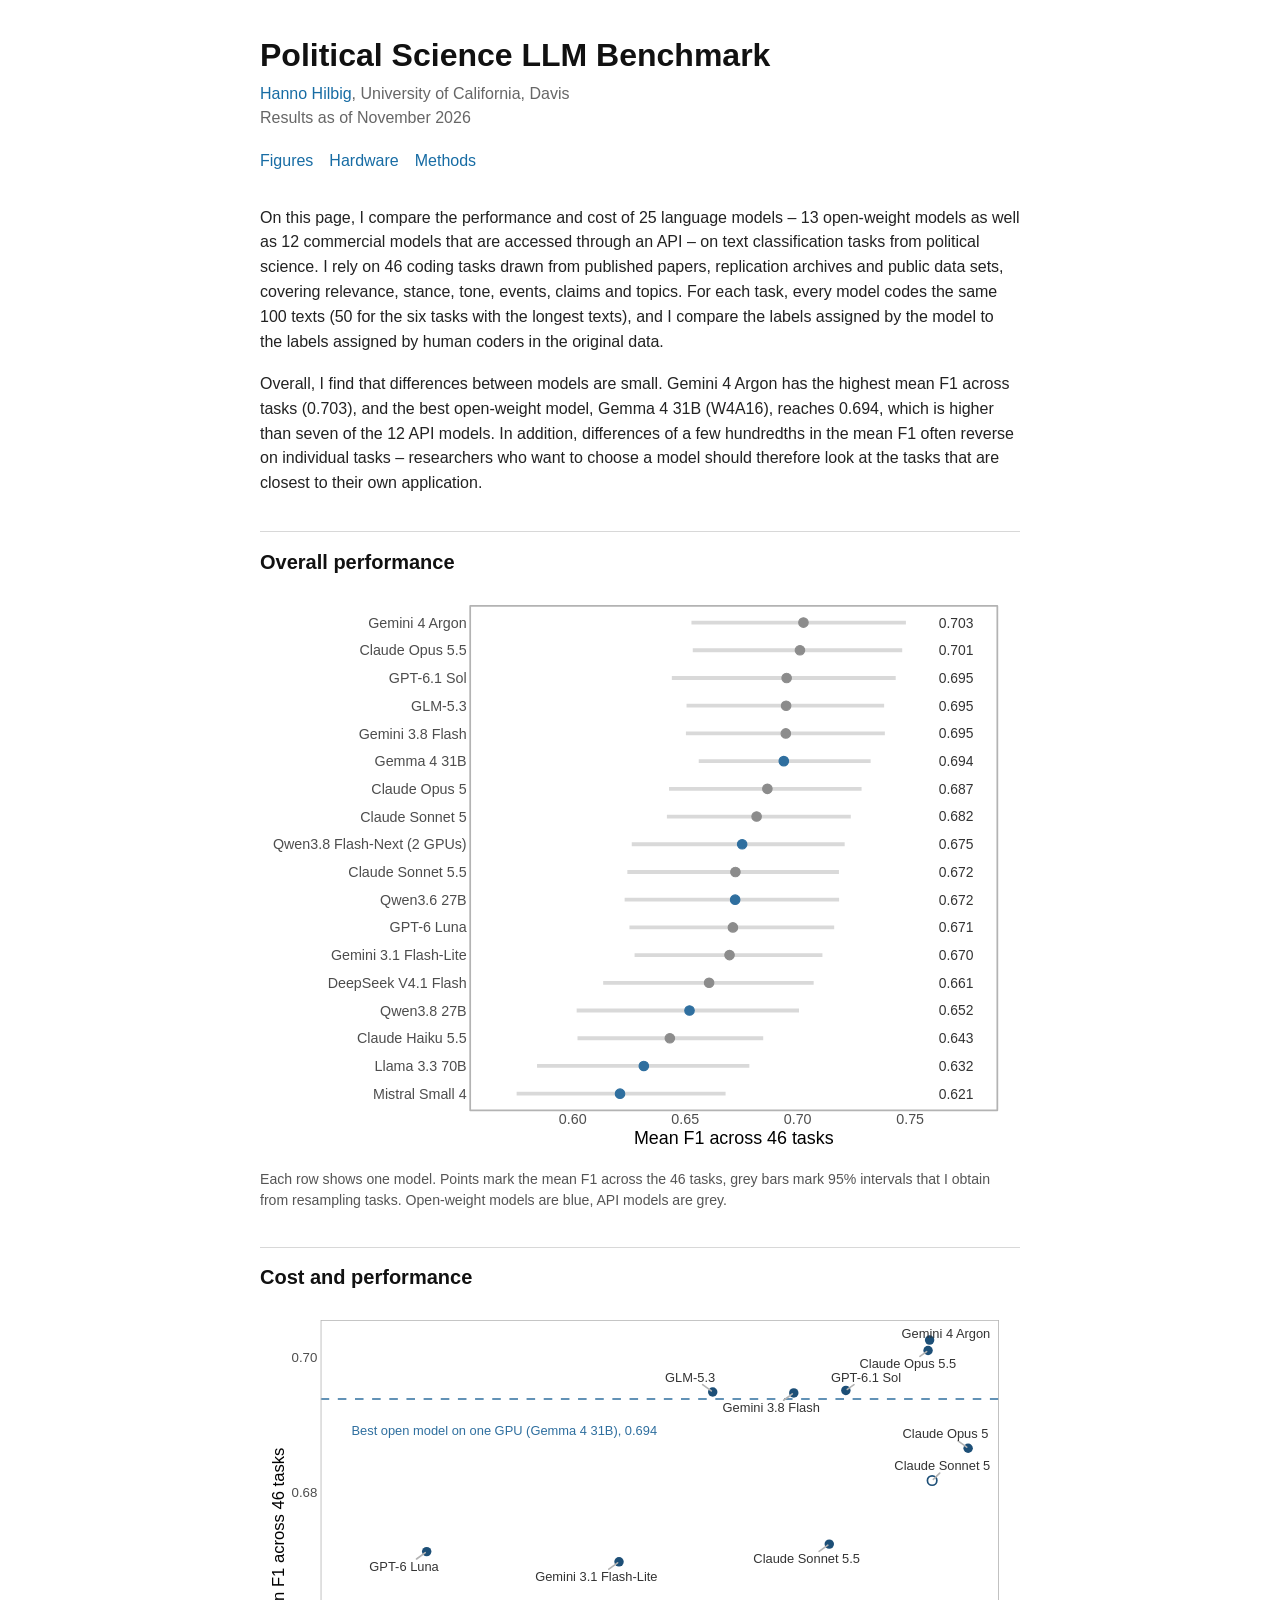
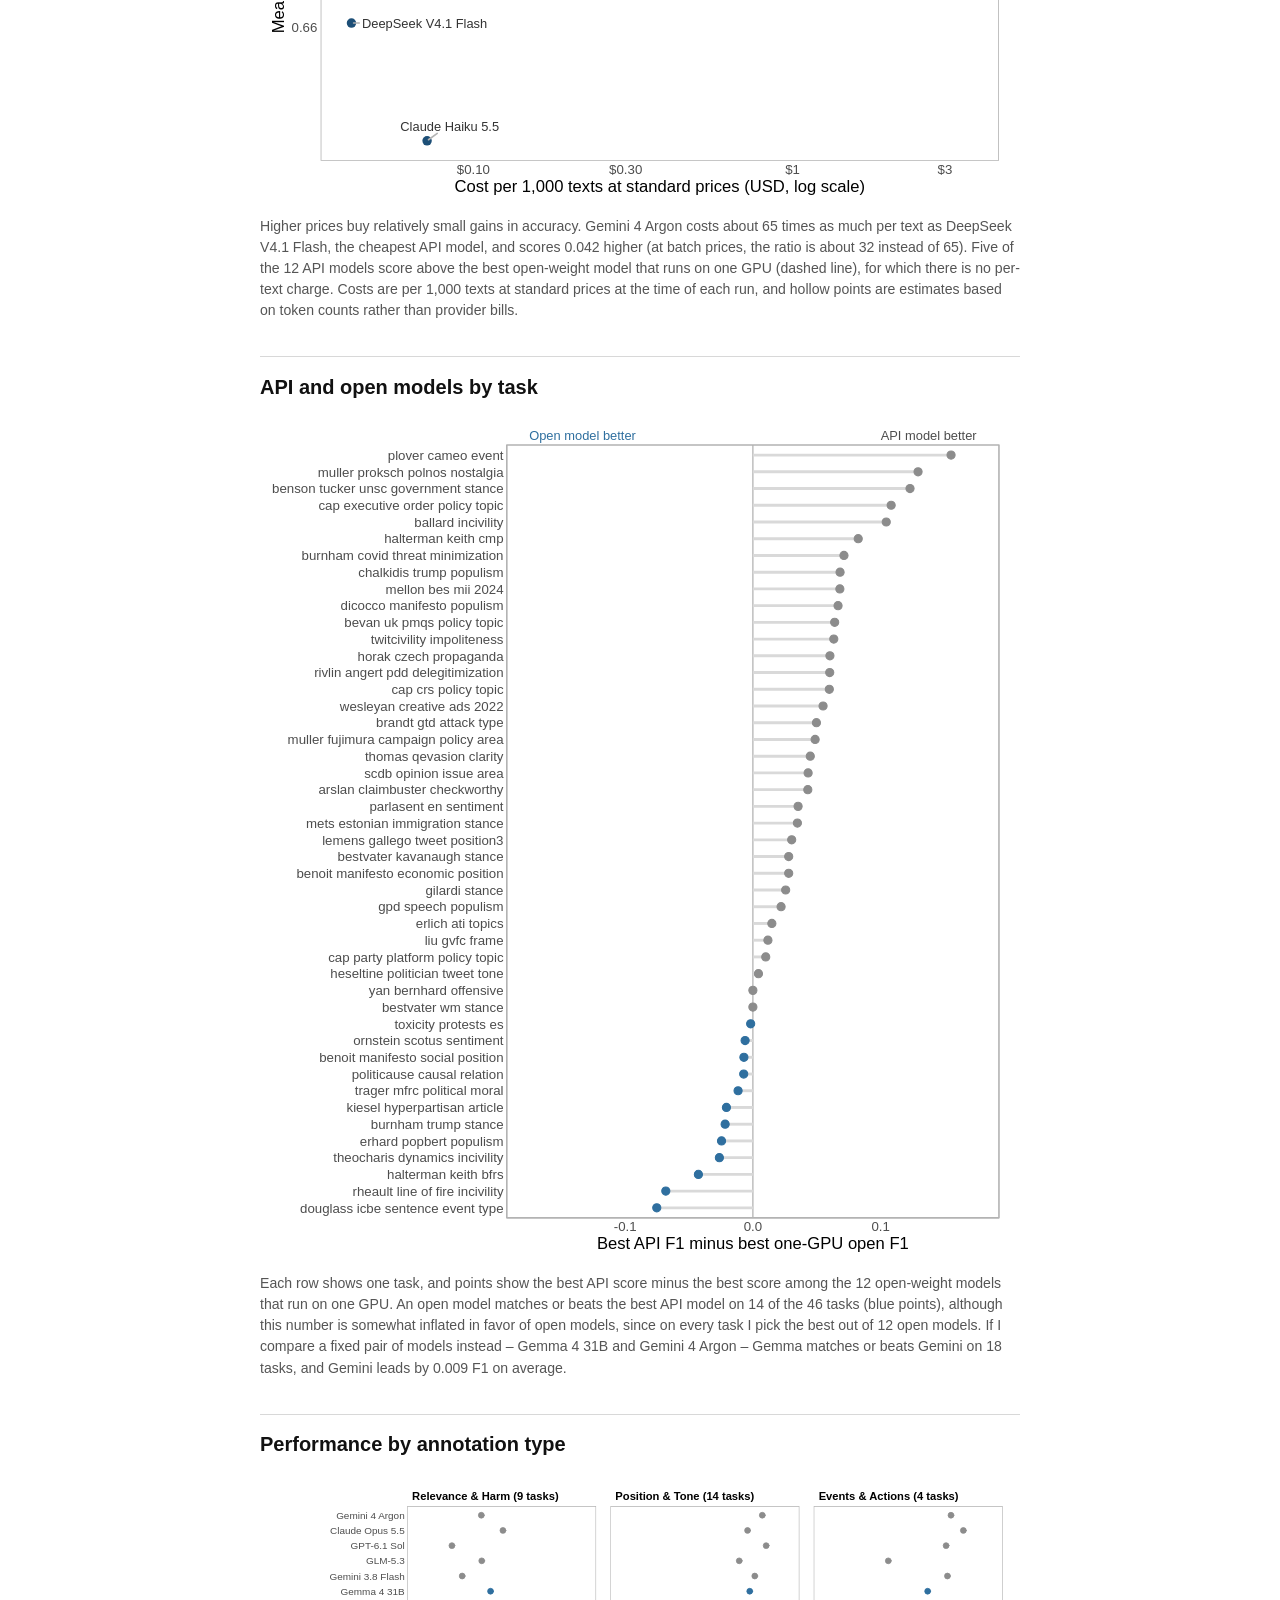
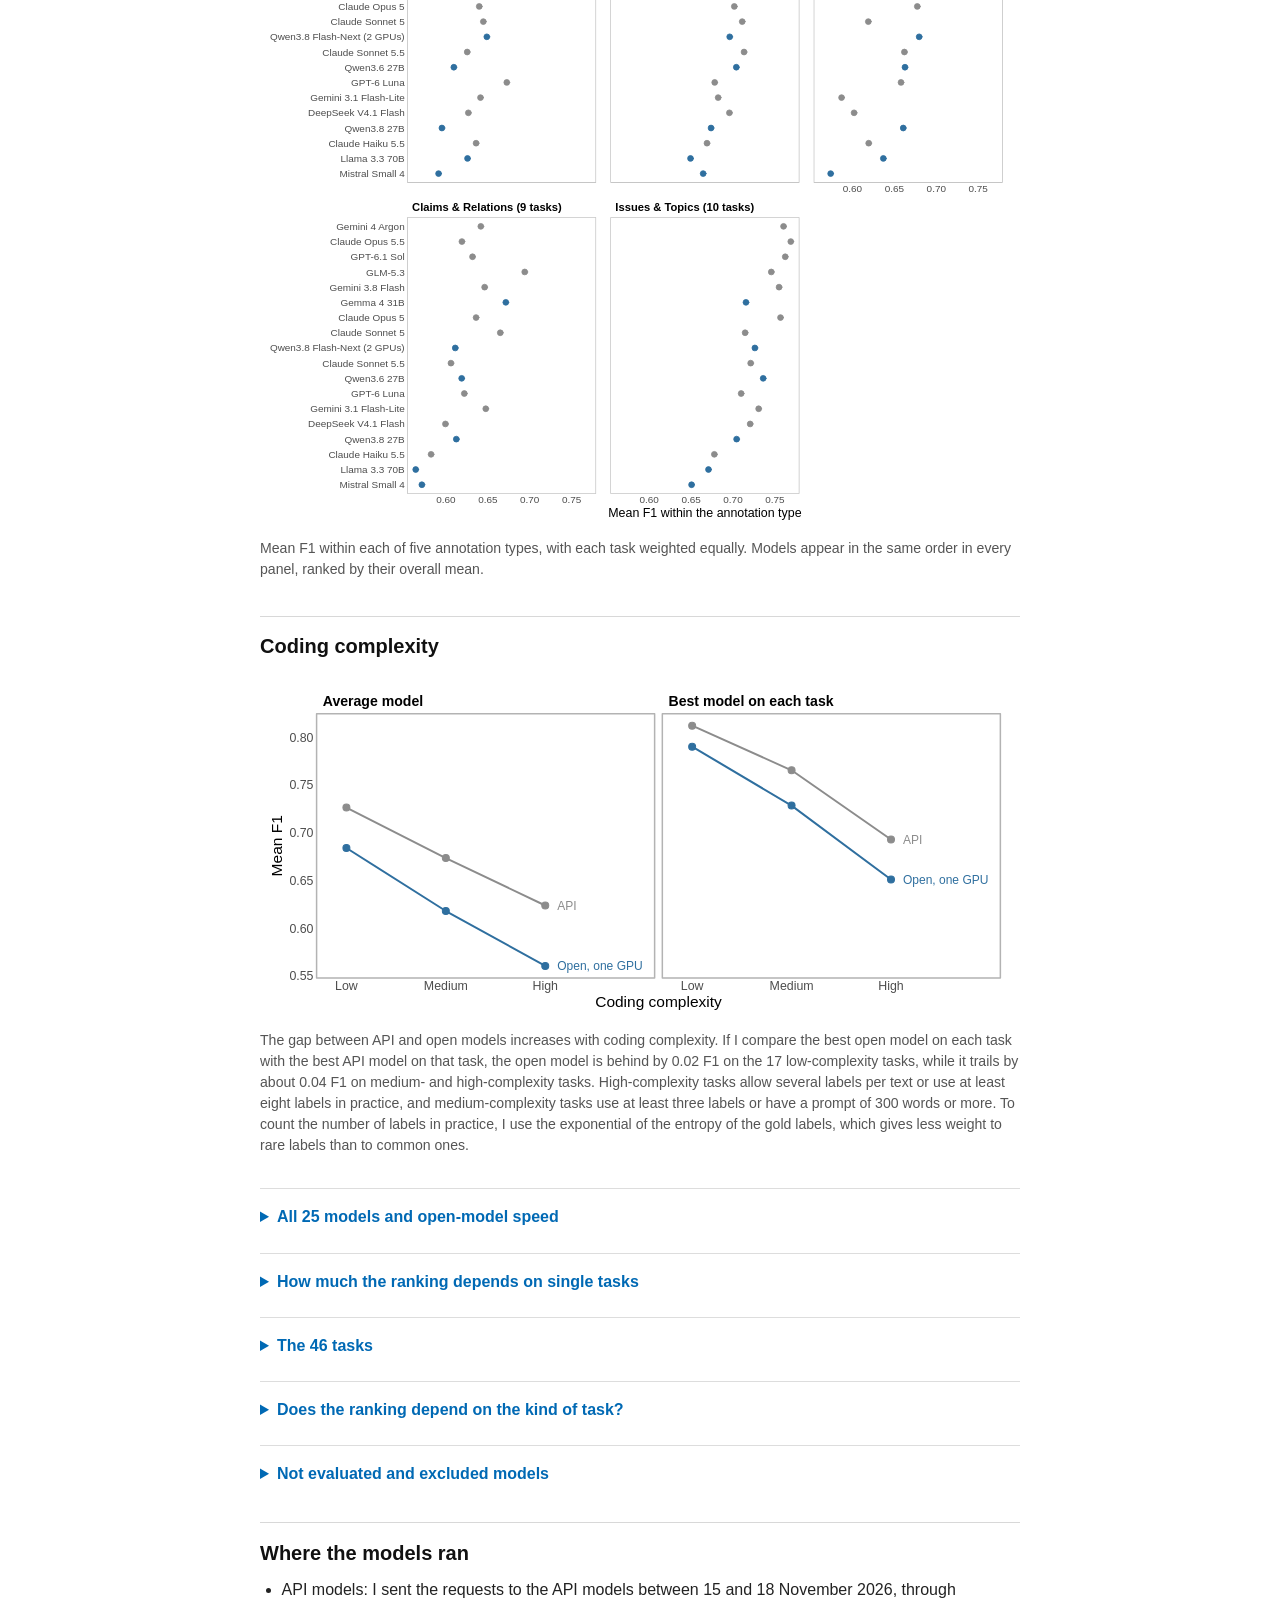
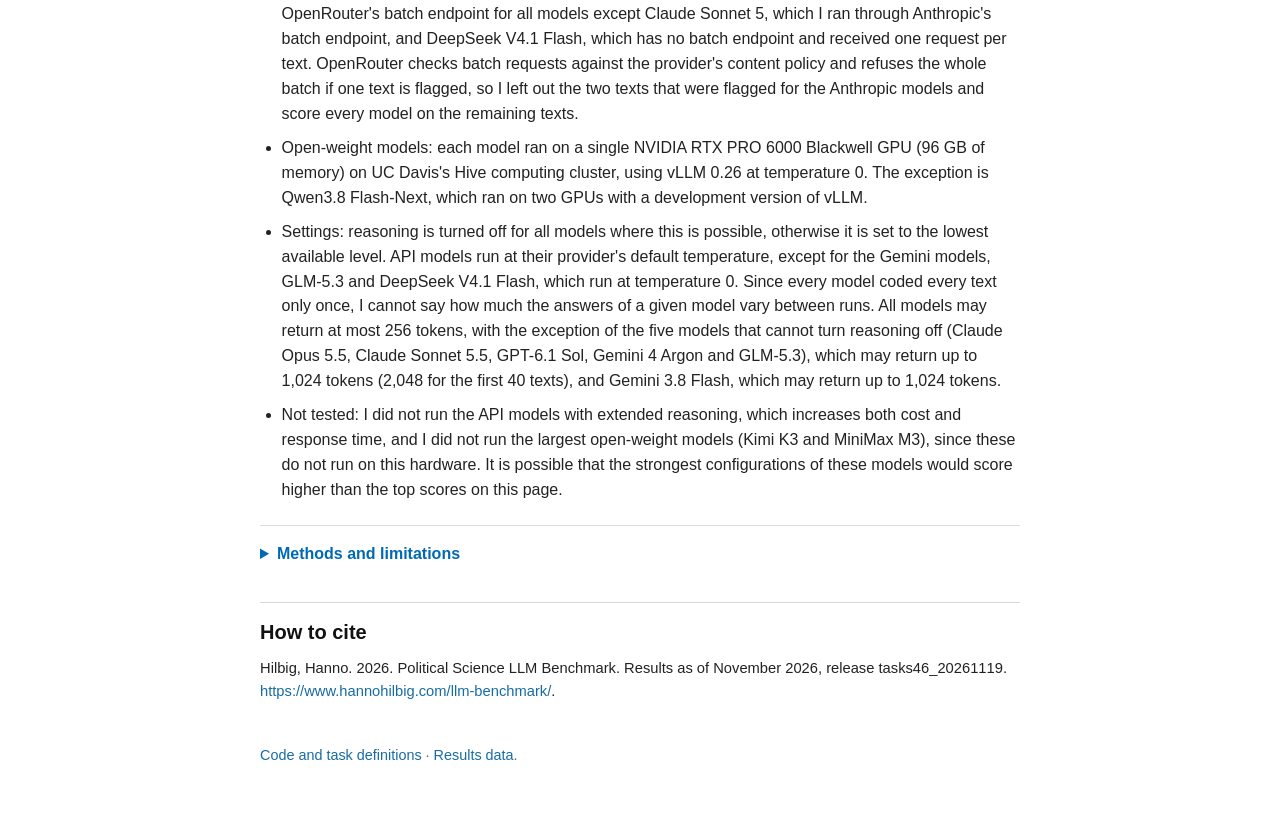
<file: llm-benchmark/index.html>
<!doctype html><html lang="en"><head><meta charset="utf-8"><meta name="viewport" content="width=device-width,initial-scale=1"><title>Political Science LLM Benchmark | Hanno Hilbig</title><meta name="author" content="Hanno Hilbig"><meta name="description" content="Matched evaluation of language models on 46 political science text-coding tasks."><link rel="icon" href="data:,"><link rel="canonical" href="https://www.hannohilbig.com/llm-benchmark/"><meta property="og:type" content="website"><meta property="og:title" content="Political Science LLM Benchmark"><meta property="og:description" content="25 open-weight and commercial language models compared on 46 political science text-coding tasks."><meta property="og:url" content="https://www.hannohilbig.com/llm-benchmark/"><meta property="og:image" content="https://www.hannohilbig.com/llm-benchmark/figures/fig-recent-mean-f1.png"><meta name="twitter:card" content="summary_large_image"><link rel="stylesheet" href="styles.css"></head><body><a class="skip-link" href="#main">Skip to content</a><div class="wrapper"><header><h1>Political Science LLM Benchmark</h1><p class="title"><a href="https://www.hannohilbig.com/">Hanno Hilbig</a>, University of California, Davis<br>Results as of November 2026</p><nav aria-label="Page sections"><a href="#figures">Figures</a><a href="#hardware">Hardware</a><a href="#methods">Methods</a></nav></header><main id="main" tabindex="-1"><p>On this page, I compare the performance and cost of 25 language models – 13 open-weight models as well as 12 commercial models that are accessed through an API – on text classification tasks from political science. I rely on 46 coding tasks drawn from published papers, replication archives and public data sets, covering relevance, stance, tone, events, claims and topics. For each task, every model codes the same 100 texts (50 for the six tasks with the longest texts), and I compare the labels assigned by the model to the labels assigned by human coders in the original data.</p><p>Overall, I find that differences between models are small. Gemini 4 Argon has the highest mean F1 across tasks (0.703), and the best open-weight model, Gemma 4 31B (W4A16), reaches 0.694, which is higher than seven of the 12 API models. In addition, differences of a few hundredths in the mean F1 often reverse on individual tasks – researchers who want to choose a model should therefore look at the tasks that are closest to their own application.</p><div id="figures"></div><h3>Overall performance</h3><figure class="paper-figure"><img class="paper-plot" src="figures/fig-recent-mean-f1.svg" alt="Overall performance. Each row shows one model. Points mark the mean F1 across the 46 tasks, grey bars mark 95% intervals that I obtain from resampling tasks. Open-weight models are blue, API models are grey." loading="lazy"><figcaption>Each row shows one model. Points mark the mean F1 across the 46 tasks, grey bars mark 95% intervals that I obtain from resampling tasks. Open-weight models are blue, API models are grey.</figcaption></figure><h3>Cost and performance</h3><figure class="paper-figure"><img class="paper-plot" src="figures/fig-cost-f1.svg" alt="Cost and performance. Higher prices buy relatively small gains in accuracy. Gemini 4 Argon costs about 65 times as much per text as DeepSeek V4.1 Flash, the cheapest API model, and scores 0.042 higher (at batch prices, the ratio is about 32 instead of 65). Five of the 12 API models score above the best open-weight model that runs on one GPU (dashed line), for which there is no per-text charge. Costs are per 1,000 texts at standard prices at the time of each run, and hollow points are estimates based on token counts rather than provider bills." loading="lazy"><figcaption>Higher prices buy relatively small gains in accuracy. Gemini 4 Argon costs about 65 times as much per text as DeepSeek V4.1 Flash, the cheapest API model, and scores 0.042 higher (at batch prices, the ratio is about 32 instead of 65). Five of the 12 API models score above the best open-weight model that runs on one GPU (dashed line), for which there is no per-text charge. Costs are per 1,000 texts at standard prices at the time of each run, and hollow points are estimates based on token counts rather than provider bills.</figcaption></figure><h3>API and open models by task</h3><figure class="paper-figure"><img class="paper-plot" src="figures/fig-recent-task-gap.svg" alt="API and open models by task. Each row shows one task, and points show the best API score minus the best score among the 12 open-weight models that run on one GPU. An open model matches or beats the best API model on 14 of the 46 tasks (blue points), although this number is somewhat inflated in favor of open models, since on every task I pick the best out of 12 open models. If I compare a fixed pair of models instead – Gemma 4 31B and Gemini 4 Argon – Gemma matches or beats Gemini on 18 tasks, and Gemini leads by 0.009 F1 on average." loading="lazy"><figcaption>Each row shows one task, and points show the best API score minus the best score among the 12 open-weight models that run on one GPU. An open model matches or beats the best API model on 14 of the 46 tasks (blue points), although this number is somewhat inflated in favor of open models, since on every task I pick the best out of 12 open models. If I compare a fixed pair of models instead – Gemma 4 31B and Gemini 4 Argon – Gemma matches or beats Gemini on 18 tasks, and Gemini leads by 0.009 F1 on average.</figcaption></figure><h3>Performance by annotation type</h3><figure class="paper-figure"><img class="paper-plot" src="figures/fig-recent-family.svg" alt="Performance by annotation type. Mean F1 within each of five annotation types, with each task weighted equally. Models appear in the same order in every panel, ranked by their overall mean." loading="lazy"><figcaption>Mean F1 within each of five annotation types, with each task weighted equally. Models appear in the same order in every panel, ranked by their overall mean.</figcaption></figure><h3>Coding complexity</h3><figure class="paper-figure"><img class="paper-plot" src="figures/fig-recent-complexity.svg" alt="Coding complexity. The gap between API and open models increases with coding complexity. If I compare the best open model on each task with the best API model on that task, the open model is behind by 0.02 F1 on the 17 low-complexity tasks, while it trails by about 0.04 F1 on medium- and high-complexity tasks. High-complexity tasks allow several labels per text or use at least eight labels in practice, and medium-complexity tasks use at least three labels or have a prompt of 300 words or more. To count the number of labels in practice, I use the exponential of the entropy of the gold labels, which gives less weight to rare labels than to common ones." loading="lazy"><figcaption>The gap between API and open models increases with coding complexity. If I compare the best open model on each task with the best API model on that task, the open model is behind by 0.02 F1 on the 17 low-complexity tasks, while it trails by about 0.04 F1 on medium- and high-complexity tasks. High-complexity tasks allow several labels per text or use at least eight labels in practice, and medium-complexity tasks use at least three labels or have a prompt of 300 words or more. To count the number of labels in practice, I use the exponential of the entropy of the gold labels, which gives less weight to rare labels than to common ones.</figcaption></figure><details class="disclosure" id="more-analyses"><summary>All 25 models and open-model speed</summary><p>The first figure repeats the overview for all 25 models. The second figure compares the speed of the 12 open-weight models for which I recorded generation time.</p><h3>Overall performance, all models</h3><figure class="paper-figure"><img class="paper-plot" src="figures/fig-mean-f1.svg" alt="Overall performance, all models. Each row shows one model. Points mark the mean F1 across the 46 tasks, grey bars mark 95% intervals that I obtain from resampling tasks. Open-weight models are blue, API models are grey." loading="lazy"><figcaption>Each row shows one model. Points mark the mean F1 across the 46 tasks, grey bars mark 95% intervals that I obtain from resampling tasks. Open-weight models are blue, API models are grey.</figcaption></figure><h3>Quality and generation time</h3><figure class="paper-figure"><img class="paper-plot" src="figures/fig-speed.svg" alt="Quality and generation time. Each point shows one open-weight model, with mean F1 plotted against generation time per text on one RTX PRO 6000 Blackwell GPU. The models in each panel coded the same texts with identical settings, but in the first panel vLLM processed as many texts at once as memory allowed, while in the second panel I limited it to 16 texts at a time, so I would only compare times within a panel and not across the two panels. In the first panel, the 9 models need between 0.3 and 3.0 minutes per 1,000 texts, and in the second panel the 3 models need between 0.6 and 3.2 minutes (not counting the time it takes to load a model or to wait in the queue)." loading="lazy"><figcaption>Each point shows one open-weight model, with mean F1 plotted against generation time per text on one RTX PRO 6000 Blackwell GPU. The models in each panel coded the same texts with identical settings, but in the first panel vLLM processed as many texts at once as memory allowed, while in the second panel I limited it to 16 texts at a time, so I would only compare times within a panel and not across the two panels. In the first panel, the 9 models need between 0.3 and 3.0 minutes per 1,000 texts, and in the second panel the 3 models need between 0.6 and 3.2 minutes (not counting the time it takes to load a model or to wait in the queue).</figcaption></figure></details><details class="disclosure" id="rank-robustness"><summary>How much the ranking depends on single tasks</summary><h3>Rank when one task is left out</h3><figure class="paper-figure"><img class="paper-plot" src="figures/fig-rank-robustness.svg" alt="Rank when one task is left out. Points show the rank of each model by mean F1, and grey bars show the range of ranks that a model reaches if I leave out one of the 46 tasks at a time and compute the mean over the remaining 45. Gemini 4 Argon is ranked first in all 46 cases, while the rank of Qwen3.6 27B (FP8) changes by up to 4 places, which is the largest change for any of the models." loading="lazy"><figcaption>Points show the rank of each model by mean F1, and grey bars show the range of ranks that a model reaches if I leave out one of the 46 tasks at a time and compute the mean over the remaining 45. Gemini 4 Argon is ranked first in all 46 cases, while the rank of Qwen3.6 27B (FP8) changes by up to 4 places, which is the largest change for any of the models.</figcaption></figure></details><details class="disclosure" id="task-list"><summary>The 46 tasks</summary><p>Each line gives the task, the study or dataset it comes from, and what the model codes.</p><ul class="task-list"><li><strong>arslan claimbuster checkworthy</strong> (Arslan et al. 2020 (ClaimBuster)): claim type, one of 3 categories.</li><li><strong>ballard incivility</strong> (Ballard 2022): uncivil, yes or no.</li><li><strong>benoit manifesto economic position</strong> (Benoit et al. 2016): economic position, one of 5 categories.</li><li><strong>benoit manifesto social position</strong> (Benoit et al. 2016): social position, one of 5 categories.</li><li><strong>benson tucker unsc government stance</strong> (Benson and Tucker (UNCR) and CR-UNSC 2024): government stance, one of 4 categories.</li><li><strong>bestvater kavanaugh stance</strong> (Bestvater and Monroe 2023): pro kavanaugh, yes or no.</li><li><strong>bestvater wm stance</strong> (Bestvater and Monroe 2023): pro womens march, yes or no.</li><li><strong>bevan uk pmqs policy topic</strong> (Bevan and John 2016 (UK Policy Agendas Project, Prime Minister&#x27;s Questions)): policy topic, one of 21 categories.</li><li><strong>brandt gtd attack type</strong> (Brandt et al. 2025): attack type, one of 8 categories.</li><li><strong>burnham covid threat minimization</strong> (Burnham 2025): threat minimizing, yes or no.</li><li><strong>burnham trump stance</strong> (Burnham 2025): stance toward trump, one of 3 categories.</li><li><strong>cap crs policy topic</strong> (Policy Agendas Project 2025 and Congressional Research Service products): policy topic, one of 21 categories.</li><li><strong>cap executive order policy topic</strong> (Policy Agendas Project 2025 and Federal Register executive orders): policy topic, one of 21 categories.</li><li><strong>cap party platform policy topic</strong> (Policy Agendas Project 2025): policy topic, one of 21 categories.</li><li><strong>chalkidis trump populism</strong> (Chalkidis, Brandl and Aslanidis 2026): populism, one of 4 categories.</li><li><strong>dicocco manifesto populism</strong> (Di Cocco and Monechi 2022): populist, yes or no.</li><li><strong>douglass icbe sentence event type</strong> (Douglass et al. 2024): event type, one of 5 categories.</li><li><strong>erhard popbert populism</strong> (Erhard et al. 2025 (PopBERT)): 4 yes-or-no labels (anti elitism, people centrism, left wing, ...).</li><li><strong>erlich ati topics</strong> (Erlich et al. 2022): 6 yes-or-no labels (Activities, Budget, Evaluation, ...).</li><li><strong>gilardi stance</strong> (Gilardi et al. 2023): stance, one of 3 categories.</li><li><strong>gpd speech populism</strong> (Hawkins et al. 2025 (Global Populism Database v2.1)): populism, one of 3 categories.</li><li><strong>halterman keith bfrs</strong> (Halterman and Keith 2026): event type, one of 12 categories.</li><li><strong>halterman keith cmp</strong> (Halterman and Keith 2026 plus Manifesto Project 2025): policy domain, one of 7 categories.</li><li><strong>heseltine politician tweet tone</strong> (Heseltine and Clemm von Hohenberg 2024): tone, one of 3 categories.</li><li><strong>horak czech propaganda</strong> (Horák et al. 2024 (MU Propaganda dataset)): 5 yes-or-no labels (blaming, opinion, labeling, ...).</li><li><strong>kiesel hyperpartisan article</strong> (Kiesel et al. 2019): hyperpartisan, yes or no.</li><li><strong>lemens gallego tweet position3</strong> (Le Mens and Gallego 2025): position, one of 3 categories.</li><li><strong>liu gvfc frame</strong> (Liu et al. 2019 (Gun Violence Frame Corpus, CoNLL 2019)): frame, one of 9 categories.</li><li><strong>mellon bes mii 2024</strong> (Mellon et al. 2024): issue, one of 49 categories.</li><li><strong>mets estonian immigration stance</strong> (Mets et al. 2024 (Estonian immigration stance)): stance, one of 3 categories.</li><li><strong>muller fujimura campaign policy area</strong> (Müller and Fujimura 2025): policy area, one of 12 categories.</li><li><strong>muller proksch polnos nostalgia</strong> (Müller and Proksch 2024 (PolNos, BJPolS)): nostalgia, yes or no.</li><li><strong>ornstein scotus sentiment</strong> (Ornstein et al. 2025): sentiment, one of 3 categories.</li><li><strong>parlasent en sentiment</strong> (Mochtak, Rupnik and Ljubešić 2023 (ParlaSent 1.0, English)): sentiment, one of 3 categories.</li><li><strong>plover cameo event</strong> (Halterman et al. 2023): event type, one of 18 categories.</li><li><strong>politicause causal relation</strong> (Garcia Corral et al. 2024): causal relation, yes or no.</li><li><strong>rheault line of fire incivility</strong> (Rheault, Rayment, and Musulan 2019): uncivil, yes or no.</li><li><strong>rivlin angert pdd delegitimization</strong> (Rivlin-Angert and Mor-Lan 2025 (PDD, EMNLP 2025)): delegitimization, yes or no.</li><li><strong>scdb opinion issue area</strong> (Spaeth et al. (Supreme Court Database), via Chalkidis et al. 2022 (LexGLUE)): issue area, one of 12 categories.</li><li><strong>theocharis dynamics incivility</strong> (Theocharis et al. 2020): uncivil, yes or no.</li><li><strong>thomas qevasion clarity</strong> (Thomas et al. 2024 (QEvasion / CLARITY)): clarity, one of 3 categories.</li><li><strong>toxicity protests es</strong> (González-Bustamante 2024): toxic, yes or no.</li><li><strong>trager mfrc political moral</strong> (Trager et al. 2022 (Moral Foundations Reddit Corpus)): 5 yes-or-no labels (Care, Equality, Proportionality, ...).</li><li><strong>twitcivility impoliteness</strong> (Pendzel et al. 2023): impolite, yes or no.</li><li><strong>wesleyan creative ads 2022</strong> (Zhang et al. 2025): tone, one of 3 categories.</li><li><strong>yan bernhard offensive</strong> (Yan and Bernhard 2024): offensive, yes or no.</li></ul></details><details class="disclosure" id="subgroups"><summary>Does the ranking depend on the kind of task?</summary><p>I also split the tasks into groups that I defined before I looked at the results, i.e. by language and by the type of label, and for the open-weight models I split the texts of each task into a shorter and a longer half – since the groups differ in other ways as well, I only look at whether the order of the models changes.</p><ul> <li>English tasks (36), and shorter compared to longer texts: the order hardly changes.</li> <li>Tasks that are not only in English (10, in eight languages): Gemma 4 31B (W4A16) ranks first and Claude Haiku 5.5 second, while GPT-6.1 Sol falls from third to 20th and Claude Opus 5.5 from second to 11th. Six of the 10 tasks are yes/no decisions, though, and I would not put too much weight on the exact ranks.</li> <li>Yes/no decisions, three to five classes and seven or more classes: the models that reason before they answer are ahead mostly on the tasks with seven or more classes (by about 0.07 compared to the average model), and not on the yes/no decisions.</li></ul> <p>Researchers who code texts in other languages should therefore test a few models on their own data (<a href="https://github.com/hhilbig/polsci-open-bench/blob/main/docs/subgroup_analysis.md">details</a>).</p></details><details class="disclosure" id="excluded"><summary>Not evaluated and excluded models</summary><p>The models below are not ranked, either because I was not able to run them, in which case they are listed as not evaluated together with the reason, or because a run finished but violated the rules of the benchmark, in which case they are listed as excluded.</p><p>The open-weight models on this page are a selection rather than a complete list, and whether I can run a given model depends not only on its size but also on its weight files, its quantization, software support and GPU memory – if a model is missing, this does not say anything about its quality.</p><ul><li>No additional candidate status has been recorded.</li></ul><p>Results from the November 2026 release, in which I compared 43 models on 33 tasks (24 of which are also part of the 46 tasks that I use here), are still available as <a href="https://github.com/hhilbig/polsci-open-bench/tree/main/output/sidecar/refresh_20261106_release_33">release refresh_20261106</a>, although the two sets of results are not directly comparable, since the tasks, the texts and many of the models differ.</p></details><h2 id="hardware">Where the models ran</h2><ul><li>API models: I sent the requests to the API models between 15 and 18 November 2026, through OpenRouter's batch endpoint for all models except Claude Sonnet 5, which I ran through Anthropic's batch endpoint, and DeepSeek V4.1 Flash, which has no batch endpoint and received one request per text. OpenRouter checks batch requests against the provider's content policy and refuses the whole batch if one text is flagged, so I left out the two texts that were flagged for the Anthropic models and score every model on the remaining texts.</li><li>Open-weight models: each model ran on a single NVIDIA RTX PRO 6000 Blackwell GPU (96 GB of memory) on UC Davis's Hive computing cluster, using vLLM 0.26 at temperature 0. The exception is Qwen3.8 Flash-Next, which ran on two GPUs with a development version of vLLM.</li><li>Settings: reasoning is turned off for all models where this is possible, otherwise it is set to the lowest available level. API models run at their provider's default temperature, except for the Gemini models, GLM-5.3 and DeepSeek V4.1 Flash, which run at temperature 0. Since every model coded every text only once, I cannot say how much the answers of a given model vary between runs. All models may return at most 256 tokens, with the exception of the five models that cannot turn reasoning off (Claude Opus 5.5, Claude Sonnet 5.5, GPT-6.1 Sol, Gemini 4 Argon and GLM-5.3), which may return up to 1,024 tokens (2,048 for the first 40 texts), and Gemini 3.8 Flash, which may return up to 1,024 tokens.</li><li>Not tested: I did not run the API models with extended reasoning, which increases both cost and response time, and I did not run the largest open-weight models (Kimi K3 and MiniMax M3), since these do not run on this hardware. It is possible that the strongest configurations of these models would score higher than the top scores on this page.</li></ul><details class="disclosure" id="methods"><summary>Methods and limitations</summary><p>Sample. For each task, I draw 100 texts (50 for the six tasks with the longest texts) at random, stratified by task, from the texts that the open-weight models coded, and I score every model on the same 4,298 texts. All models receive the same texts, gold labels and prompts. I only reuse earlier predictions if inputs and settings match exactly.</p><p>Scoring. For binary tasks, I use the F1 score for the positive class, for tasks with several binary labels I use the average of the per-label F1 scores, and for categorical tasks with a single label I use macro F1, which gives equal weight to each class. Classes that do not appear in the gold labels of a task are left out of its macro F1. Unusable answers are counted as incorrect, while infrastructure failures are recorded separately.</p><p>Limits. All results are based on 46 tasks. Since most tasks are taken from published data sets, some of the texts or labels may have been part of the training data of the models, which would increase their scores, and I am not able to rule this out. To get some sense of how large this problem is, I compared the 13 open-weight models on tasks whose source was published before the model was released and on tasks that were published afterwards, net of differences between models and between tasks, and I do not find that the models do better on the older tasks – the difference is about 0.00 in F1, with a 95% interval from −0.06 to 0.06 (<a href="https://github.com/hhilbig/polsci-open-bench/blob/main/docs/contamination_timing_check.md">details</a>), although this check does not tell me whether the models have seen the texts themselves. Before using a model at scale, researchers should validate it on labeled examples from their own task.</p></details><h2 id="cite">How to cite</h2><p class="citation">Hilbig, Hanno. 2026. Political Science LLM Benchmark. Results as of November 2026, release tasks46_20261119. <a href="https://www.hannohilbig.com/llm-benchmark/">https://www.hannohilbig.com/llm-benchmark/</a>.</p></main><footer><a href="https://github.com/hhilbig/polsci-open-bench">Code and task definitions</a> · <a href="https://github.com/hhilbig/polsci-open-bench/tree/main/output/sidecar/release_20261119_tasks46">Results data</a>.</footer></div><script src="benchmark.js" defer></script></body></html>
</file>
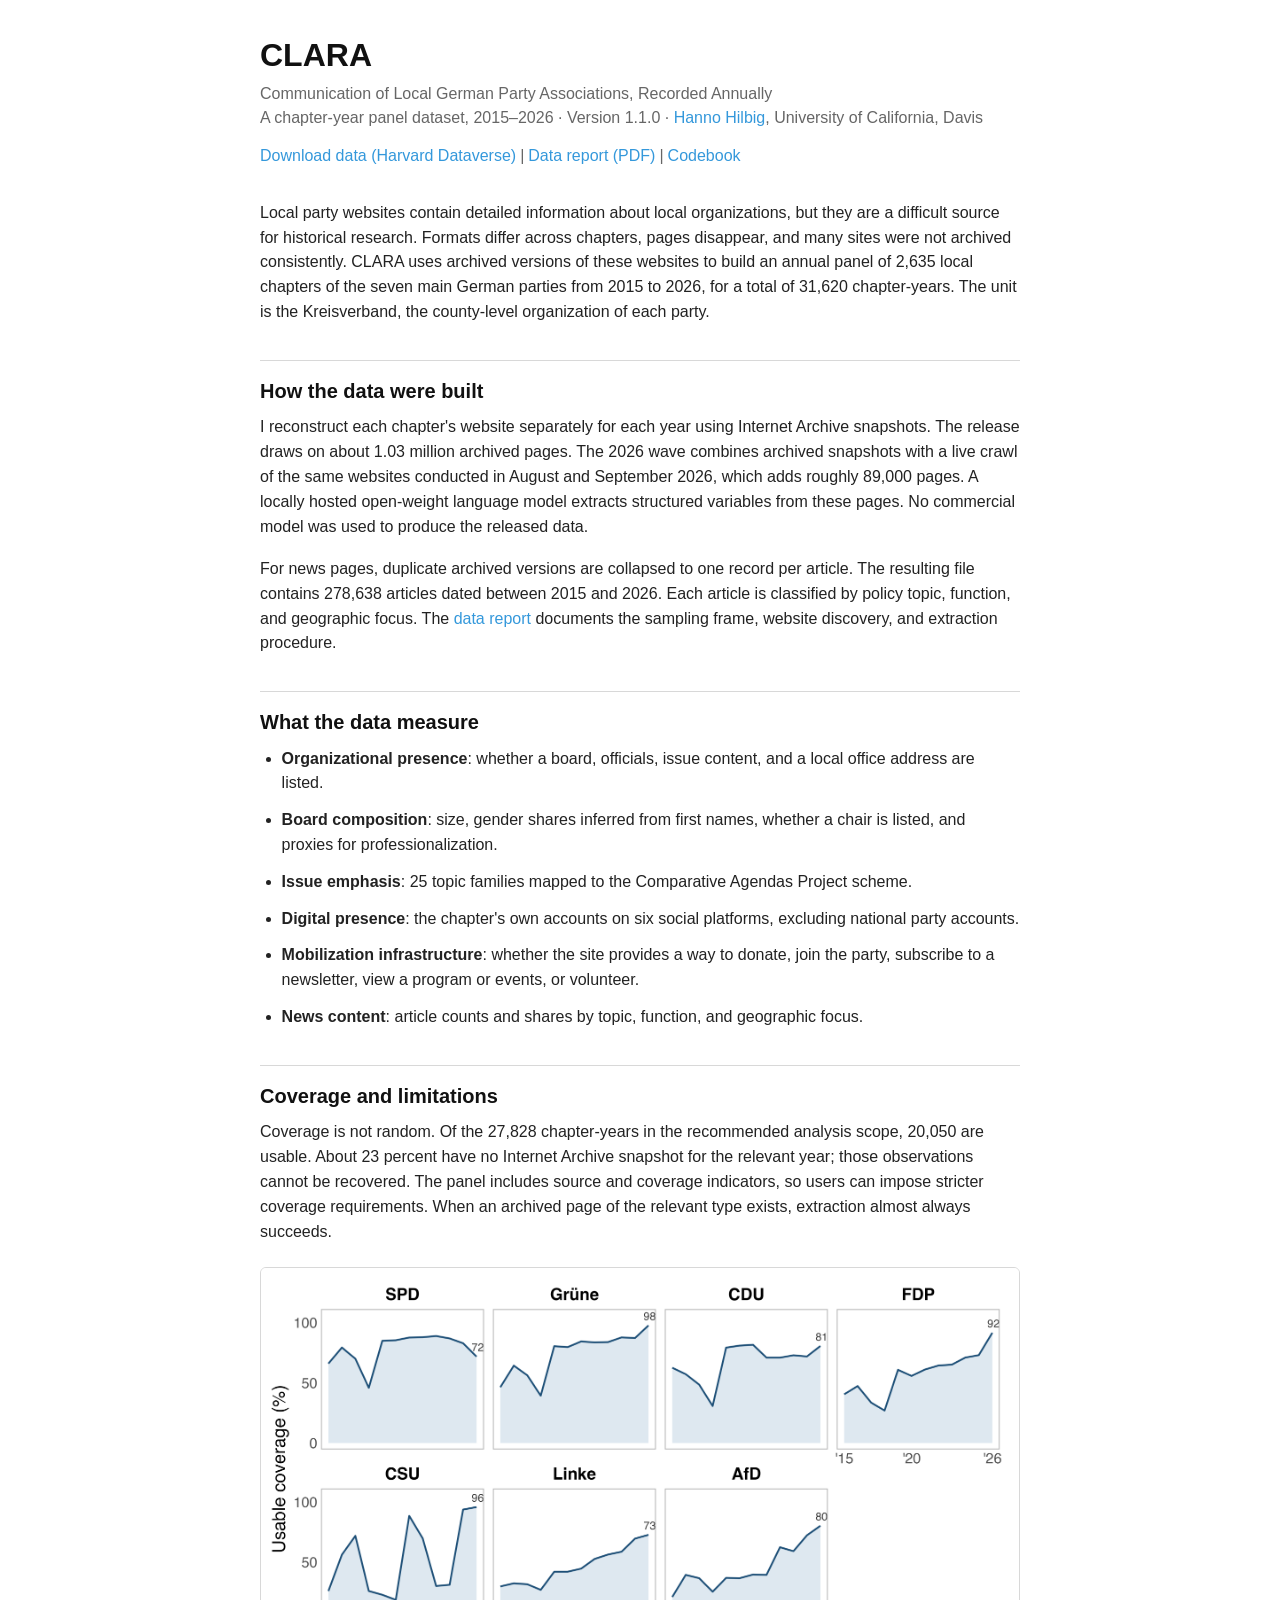
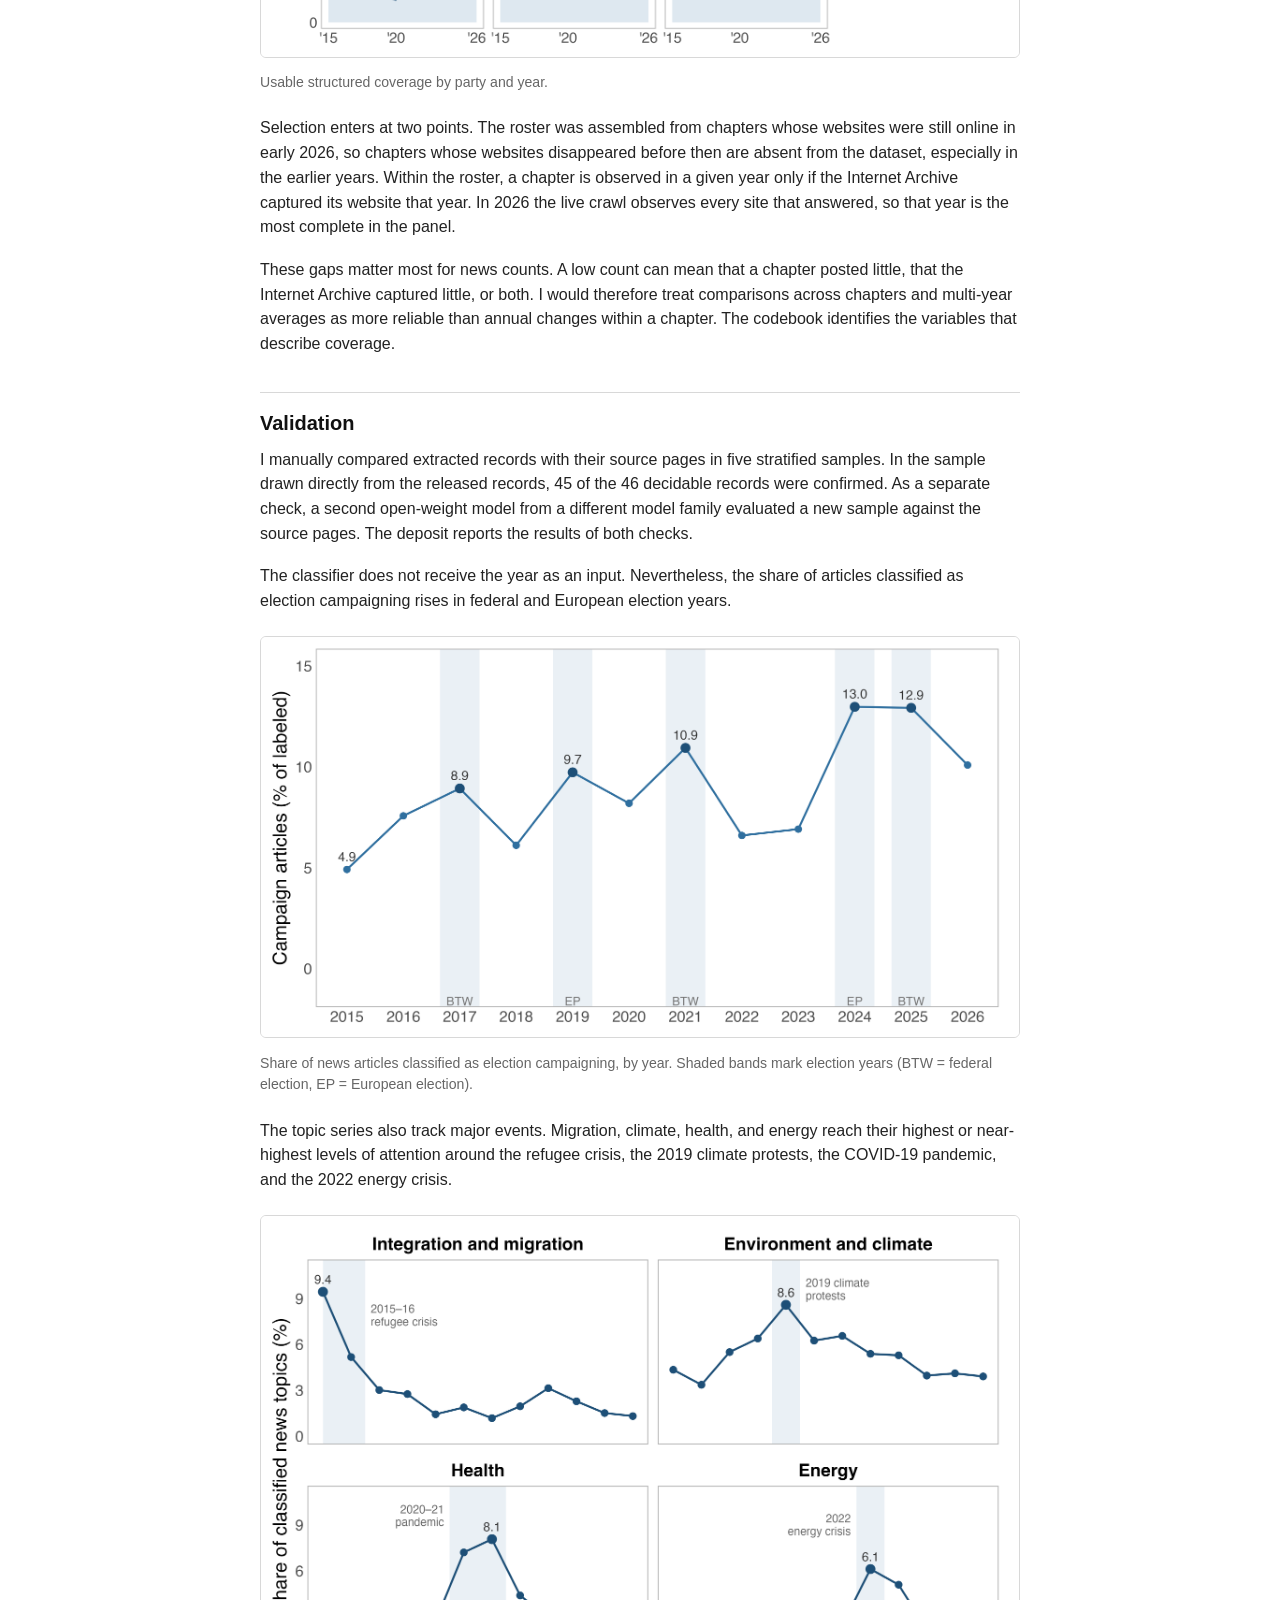
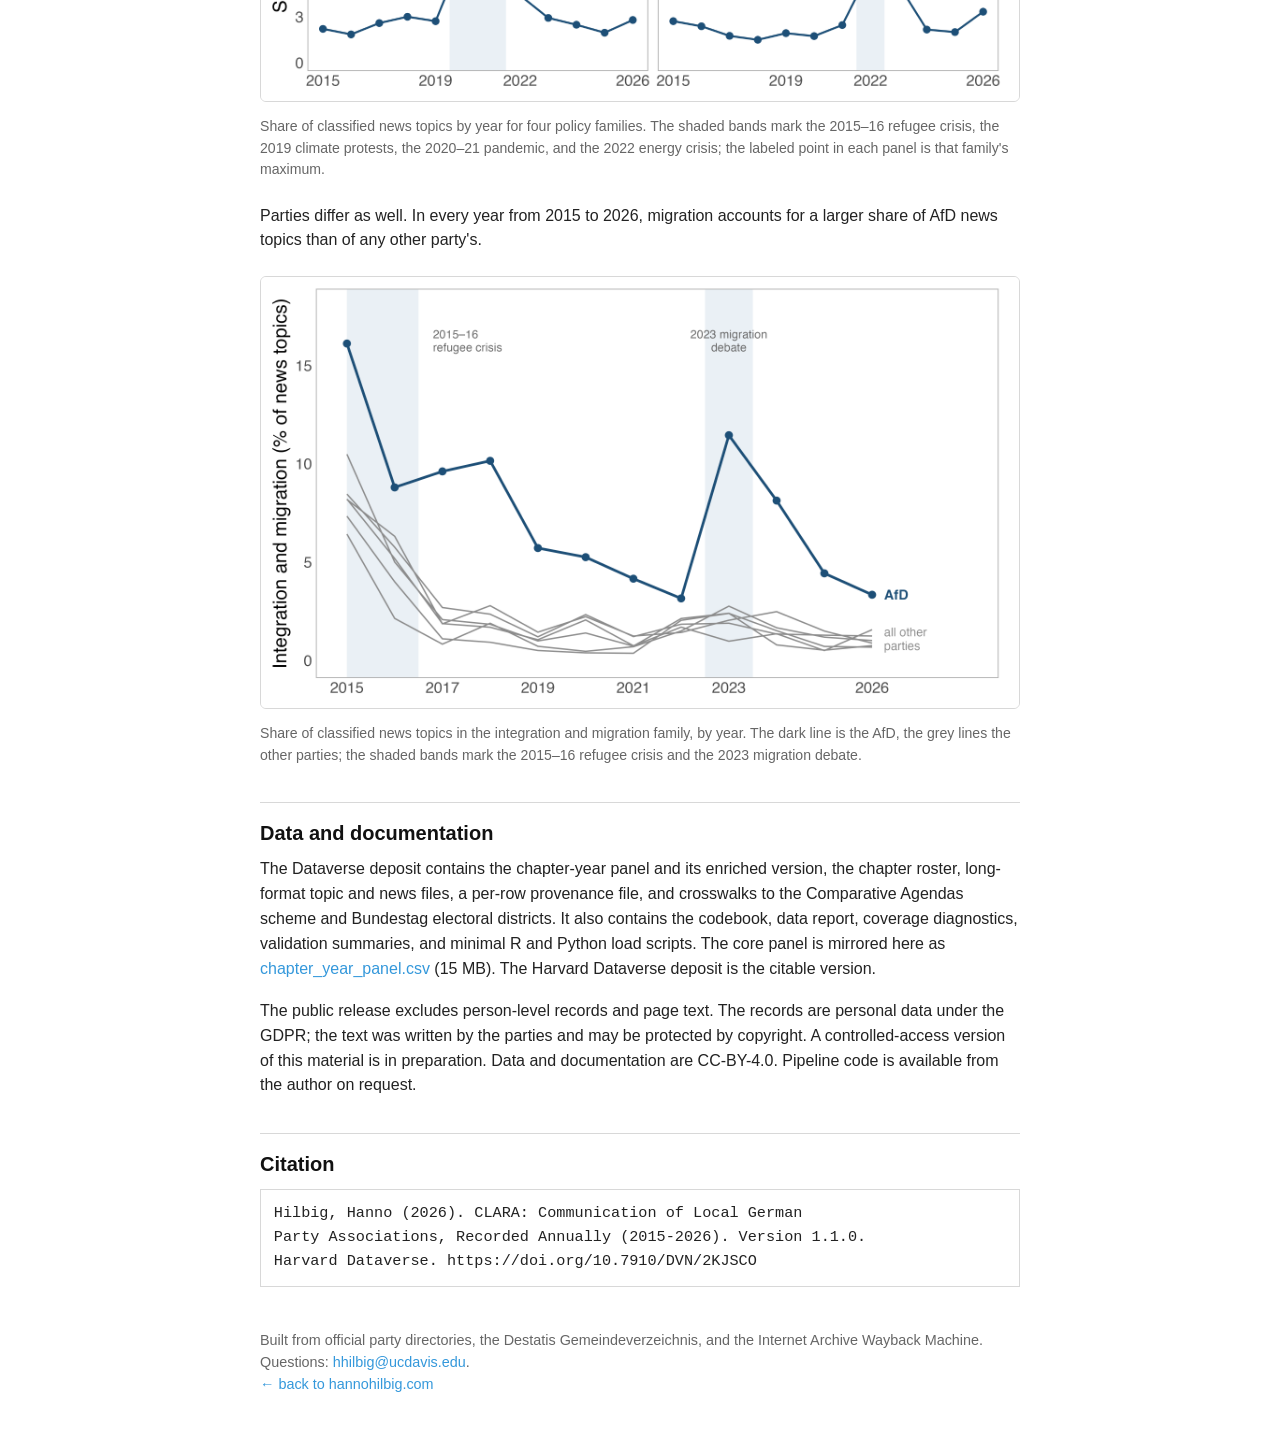
<file: localparties/index.html>
<!doctype html>
<html lang="en">

<head>

  <!-- Google tag (gtag.js) -->
  <script async src="https://www.googletagmanager.com/gtag/js?id=G-JDK4V4S60M"></script>
  <script>
    window.dataLayer = window.dataLayer || [];
    function gtag(){dataLayer.push(arguments);}
    gtag('js', new Date());

    gtag('config', 'G-JDK4V4S60M');
  </script>

  <meta charset="utf-8">
  <title>CLARA - Communication of Local German Party Associations - Hanno Hilbig</title>
  <meta name="description"
    content="CLARA: a chapter-year panel dataset of the web presence of 2,635 local German party organizations, 2015-2026, built from Wayback Machine archives and a 2026 live crawl. By Hanno Hilbig.">
  <meta name="author" content="Hanno Hilbig">
  <link rel="canonical" href="https://www.hannohilbig.com/localparties/">

  <!-- Open Graph -->
  <meta property="og:title" content="CLARA: Communication of Local German Party Associations, Recorded Annually">
  <meta property="og:description" content="A chapter-year panel of the observable web presence of local German party organizations (CDU, CSU, SPD, Grüne, Linke, AfD, FDP), 2015-2026.">
  <meta property="og:url" content="https://www.hannohilbig.com/localparties/">
  <meta property="og:type" content="website">

  <!-- Twitter Card -->
  <meta name="twitter:card" content="summary">
  <meta name="twitter:title" content="CLARA: Communication of Local German Party Associations, Recorded Annually">
  <meta name="twitter:description" content="A chapter-year panel of the observable web presence of local German party organizations, 2015-2026.">

  <link rel="stylesheet" href="../stylesheets/styles.css">
  <meta name="viewport" content="width=device-width, initial-scale=1">

  <style>
    /* page-local additions on top of the site stylesheet */
    .figure { margin: 1.4rem 0; }
    .figure img { border: 1px solid var(--border); border-radius: 6px; }
    .figure figcaption { color: var(--muted); font-size: 0.88em; margin-top: 0.4rem; }
    .table-scroll { overflow-x: auto; }
    .table-scroll table { white-space: nowrap; }
  </style>
</head>

<body>
  <div class="wrapper">
    <header class="profile-header">
      <div class="profile-intro">
        <h1>CLARA</h1>
        <p class="title">Communication of Local German Party Associations, Recorded Annually<br>
          A chapter-year panel dataset, 2015&ndash;2026 &middot; Version 1.1.0 &middot;
          <a href="../">Hanno Hilbig</a>, University of California, Davis</p>
        <div class="profile-links">
          <a href="https://doi.org/10.7910/DVN/2KJSCO">Download data (Harvard Dataverse)</a>
          <span class="separator">|</span>
          <a href="data_report.pdf">Data report (PDF)</a>
          <span class="separator">|</span>
          <a href="codebook.html">Codebook</a>
        </div>
      </div>
    </header>

    <main>
      <p>Local party websites contain detailed information about local
        organizations, but they are a difficult source for historical research.
        Formats differ across chapters, pages disappear, and many sites were not
        archived consistently. CLARA uses archived versions of these websites to
        build an annual panel of 2,635 local chapters of the seven main German
        parties from 2015 to 2026, for a total of 31,620 chapter-years. The unit
        is the Kreisverband, the county-level organization of each party.</p>

      <h2>How the data were built</h2>
      <p>I reconstruct each chapter's website separately for each year using
        Internet Archive snapshots. The release draws on about 1.03 million
        archived pages. The 2026 wave combines archived snapshots with a live
        crawl of the same websites conducted in August and September 2026,
        which adds roughly 89,000 pages. A locally
        hosted open-weight language model extracts structured variables from
        these pages. No commercial model was used to produce the released
        data.</p>
      <p>For news pages, duplicate archived versions are collapsed to one record
        per article. The resulting file contains 278,638 articles dated between
        2015 and 2026. Each article is classified by policy topic, function,
        and geographic focus. The
        <a href="data_report.pdf">data report</a> documents the sampling frame,
        website discovery, and extraction procedure.</p>

      <h2>What the data measure</h2>
      <ul>
        <li><b>Organizational presence</b>: whether a board, officials, issue
          content, and a local office address are listed.</li>
        <li><b>Board composition</b>: size, gender shares inferred from first
          names, whether a chair is listed, and proxies for
          professionalization.</li>
        <li><b>Issue emphasis</b>: 25 topic families mapped to the Comparative
          Agendas Project scheme.</li>
        <li><b>Digital presence</b>: the chapter's own accounts on six social
          platforms, excluding national party accounts.</li>
        <li><b>Mobilization infrastructure</b>: whether the site provides a way
          to donate, join the party, subscribe to a newsletter, view a program or
          events, or volunteer.</li>
        <li><b>News content</b>: article counts and shares by topic, function,
          and geographic focus.</li>
      </ul>

      <h2>Coverage and limitations</h2>
      <p>Coverage is not random. Of the 27,828 chapter-years in the recommended
        analysis scope, 20,050 are usable. About 23 percent have no Internet
        Archive snapshot for the relevant year; those observations cannot be
        recovered. The panel includes source and coverage indicators, so users
        can impose stricter coverage requirements. When an archived page of the
        relevant type exists, extraction almost always succeeds.</p>

      <figure class="figure">
        <img src="coverage_smallmult.png"
             alt="Small multiples: usable structured coverage by year for each of the seven parties, rising over time with clear party differences.">
        <figcaption>Usable structured coverage by party and year.</figcaption>
      </figure>

      <p>Selection enters at two points. The roster was assembled from chapters
        whose websites were still online in early 2026, so chapters whose
        websites disappeared before then are absent from the dataset,
        especially in the earlier years. Within the roster, a chapter is
        observed in a given year only if the Internet Archive captured its
        website that year. In 2026 the live crawl observes every site that
        answered, so that year is the most complete in the panel.</p>

      <p>These gaps matter most for news counts. A low count can mean that a
        chapter posted little, that the Internet Archive captured little, or
        both. I would therefore treat comparisons across chapters and multi-year
        averages as more reliable than annual changes within a chapter. The
        codebook identifies the variables that describe coverage.</p>

      <h2>Validation</h2>
      <p>I manually compared extracted records with their source pages in five
        stratified samples. In the sample drawn directly from the released
        records, 45 of the 46 decidable records were confirmed. As a separate
        check, a second open-weight model from a different model family
        evaluated a new sample against the source pages. The deposit reports
        the results of both checks.</p>

      <p>The classifier does not receive the year as an input. Nevertheless, the
        share of articles classified as election campaigning rises in federal and
        European election years.</p>

      <figure class="figure">
        <img src="news_campaign_share_by_year.png"
             alt="Line chart: share of local party news articles classified as campaign content by year, peaking in German federal and European election years, which are marked by shaded bands.">
        <figcaption>Share of news articles classified as election campaigning,
          by year. Shaded bands mark election years (BTW = federal election,
          EP = European election).</figcaption>
      </figure>

      <p>The topic series also track major events. Migration, climate,
        health, and energy reach their highest or near-highest levels of
        attention around the refugee crisis, the 2019 climate protests, the
        COVID-19 pandemic, and the 2022 energy crisis.</p>

      <figure class="figure">
        <img src="news_agenda_smallmult.png"
             alt="Four line charts: the share of classified news topics devoted to integration and migration, environment and climate, health, and energy, by year from 2015 to 2025, each peaking during or at the edge of the shaded period when that issue was nationally salient.">
        <figcaption>Share of classified news topics by year for four policy
          families. The shaded bands mark the 2015&ndash;16 refugee crisis, the
          2019 climate protests, the 2020&ndash;21 pandemic, and the 2022 energy
          crisis; the labeled point in each panel is that family's
          maximum.</figcaption>
      </figure>

      <p>Parties differ as well. In every year from 2015 to 2026, migration
        accounts for a larger share of AfD news topics than of any other
        party's.</p>

      <figure class="figure">
        <img src="news_migration_by_party.png"
             alt="Line chart: share of news topics about integration and migration by year, with the AfD line above the lines for all other parties throughout, peaking in 2015 and rising again around the 2023 migration debate.">
        <figcaption>Share of classified news topics in the integration and
          migration family, by year. The dark line is the AfD, the grey lines
          the other parties; the shaded bands mark the 2015&ndash;16 refugee
          crisis and the 2023 migration debate.</figcaption>
      </figure>

      <h2>Data and documentation</h2>
      <p>The Dataverse deposit contains the chapter-year panel and its enriched
        version, the chapter roster, long-format topic and news files, a per-row
        provenance file, and crosswalks to the Comparative Agendas scheme and
        Bundestag electoral districts. It also contains the codebook, data
        report, coverage diagnostics, validation summaries, and minimal R and
        Python load scripts. The core panel is mirrored here as
        <a href="chapter_year_panel.csv">chapter_year_panel.csv</a> (15 MB). The
        Harvard Dataverse deposit is the citable version.</p>
      <p>The public release excludes person-level records and page text. The
        records are personal data under the GDPR; the text was written by the
        parties and may be protected by copyright.
        A controlled-access version of this material is in preparation. Data and
        documentation are CC-BY-4.0. Pipeline code is available from the author
        on request.</p>

      <h2>Citation</h2>
      <pre>Hilbig, Hanno (2026). CLARA: Communication of Local German
Party Associations, Recorded Annually (2015-2026). Version 1.1.0.
Harvard Dataverse. https://doi.org/10.7910/DVN/2KJSCO</pre>

      <footer>
        Built from official party directories, the Destatis Gemeindeverzeichnis,
        and the Internet Archive Wayback Machine. Questions:
        <a href="mailto:hhilbig@ucdavis.edu">hhilbig@ucdavis.edu</a>.
        <br><a href="../">&larr; back to hannohilbig.com</a>
      </footer>
    </main>
  </div>
</body>

</html>
</file>
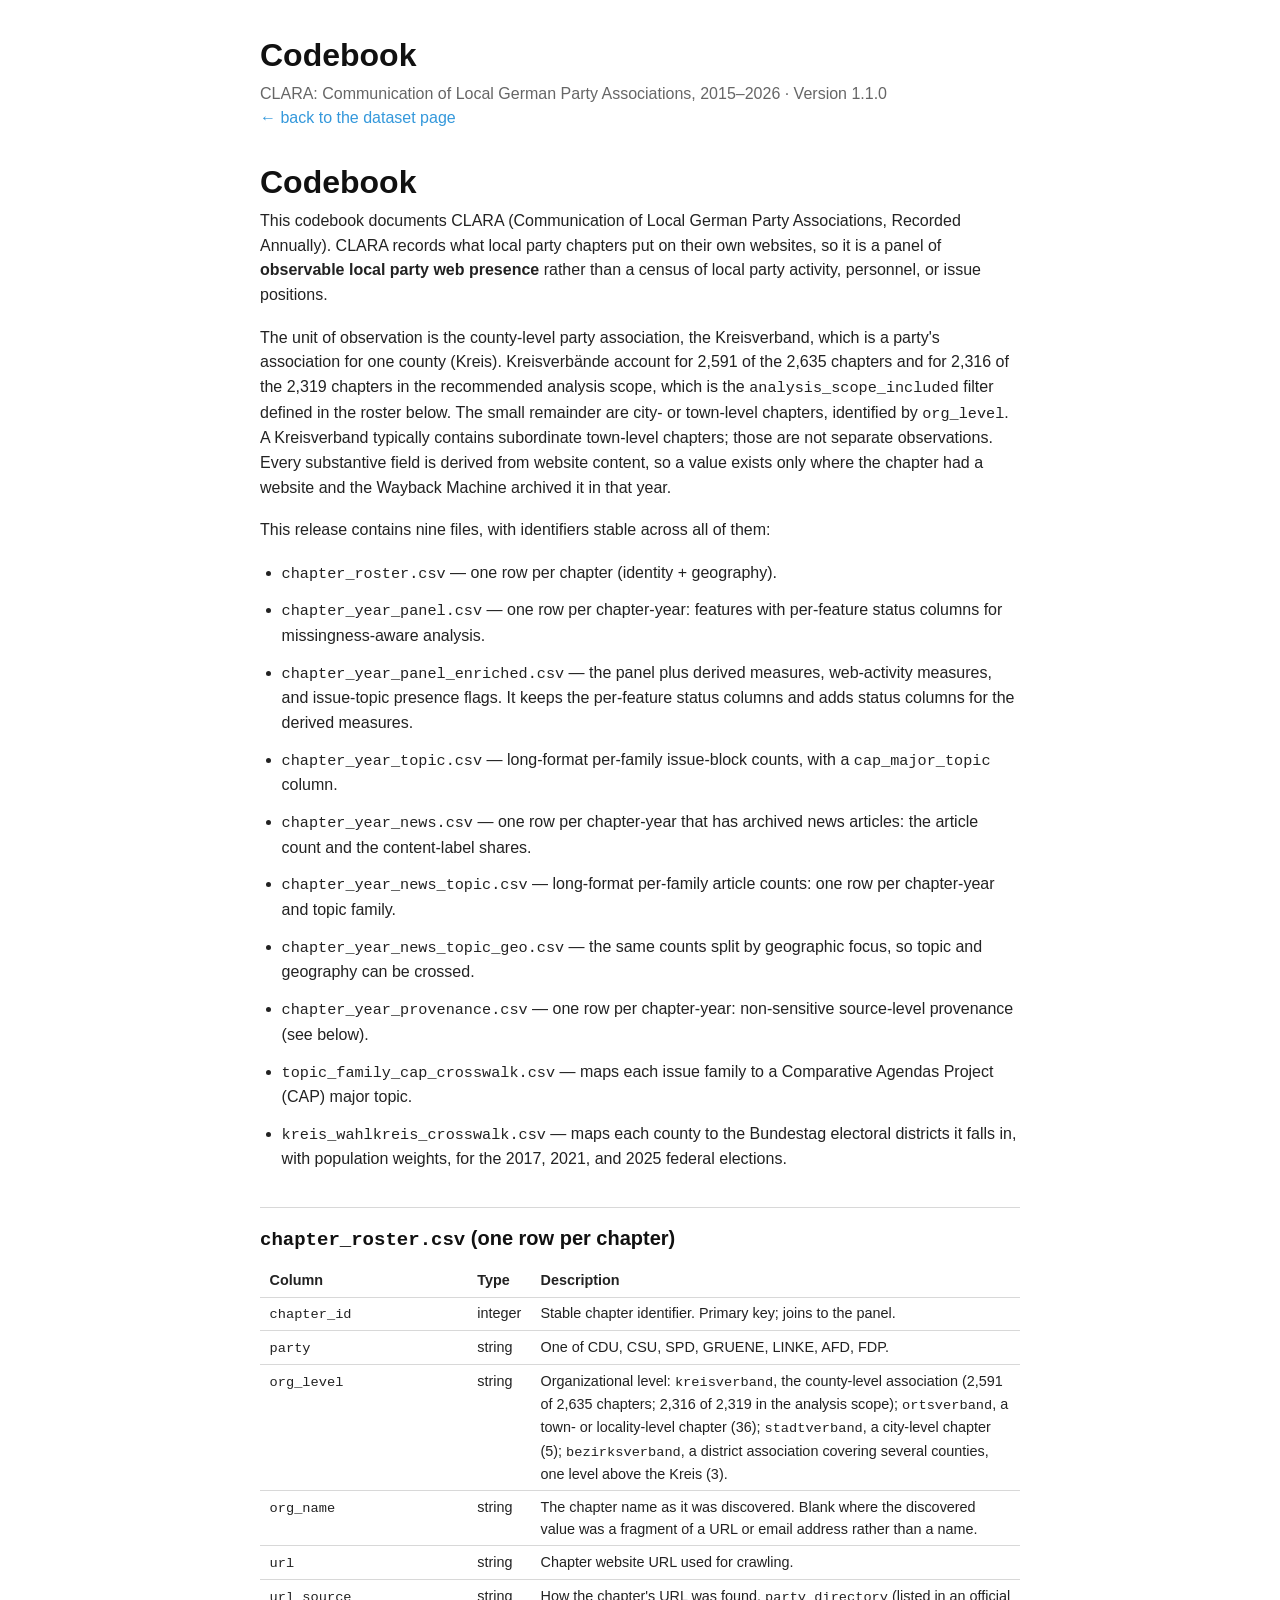
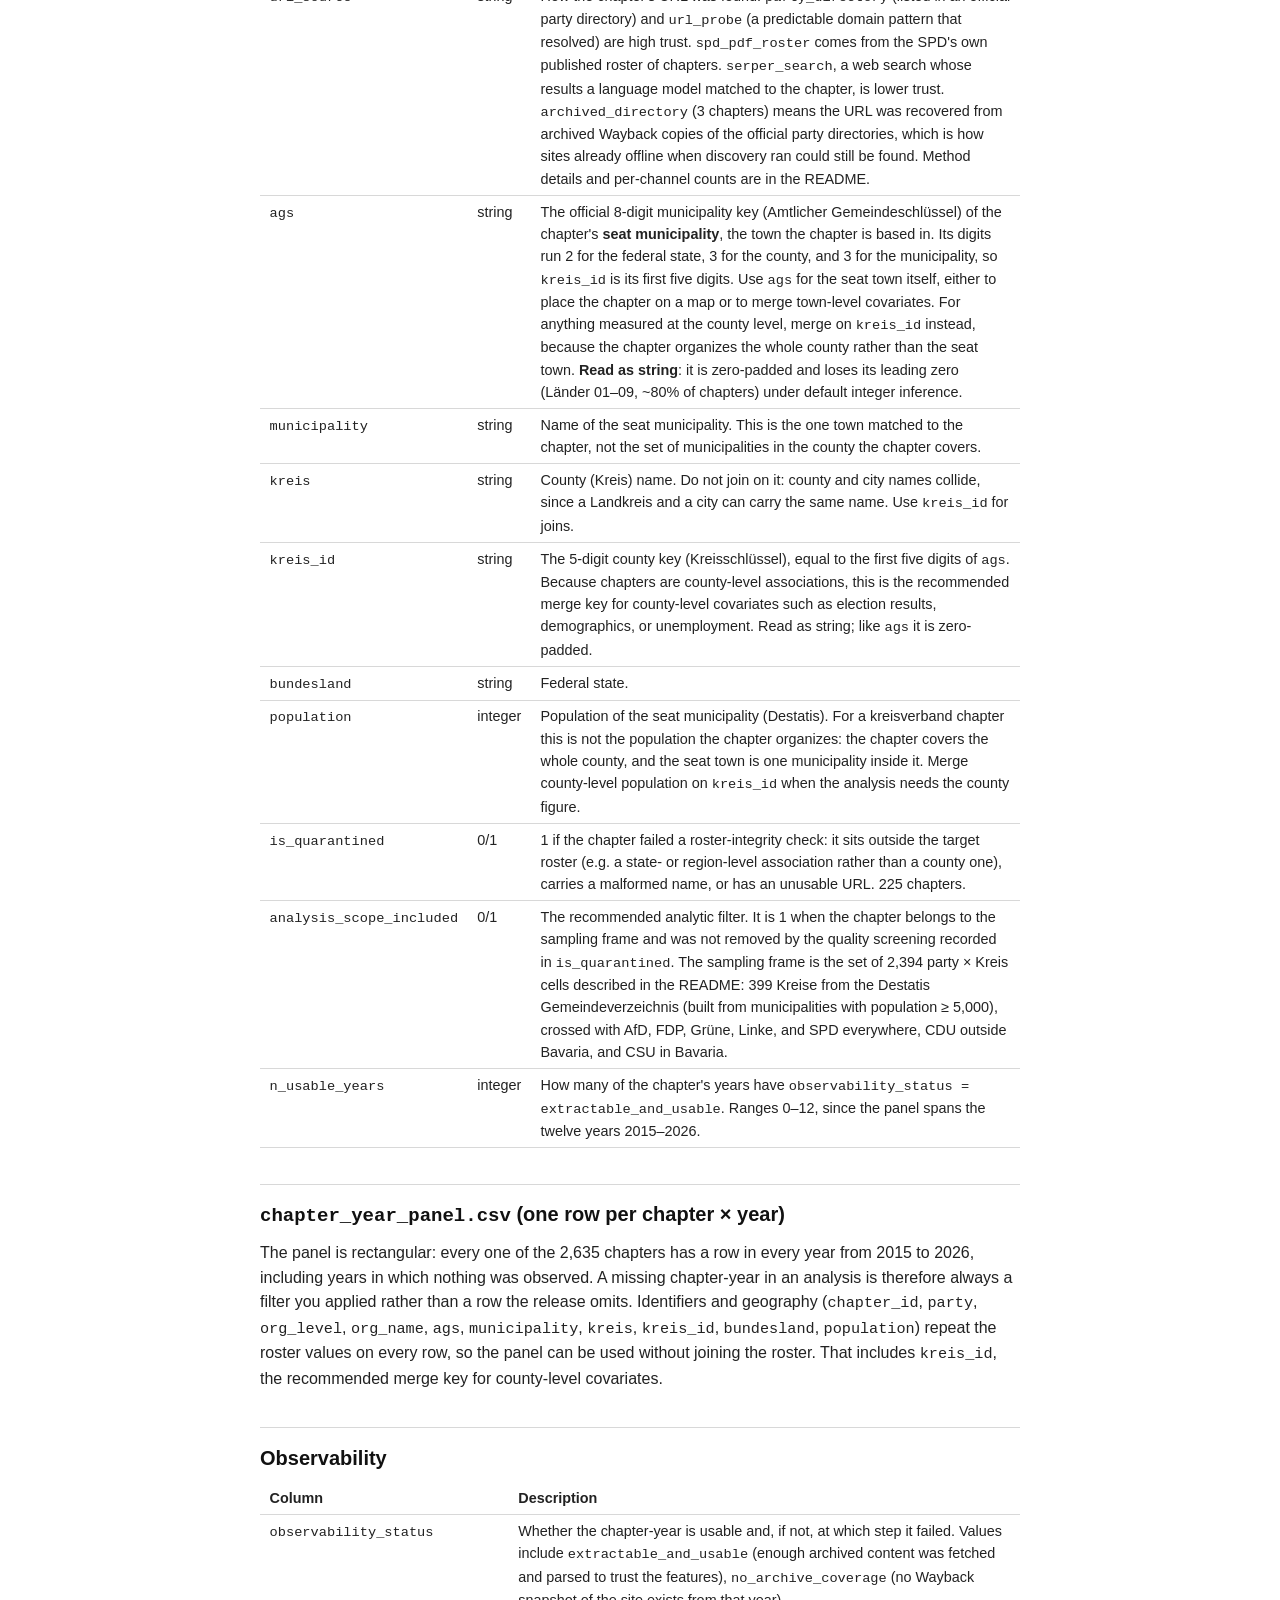
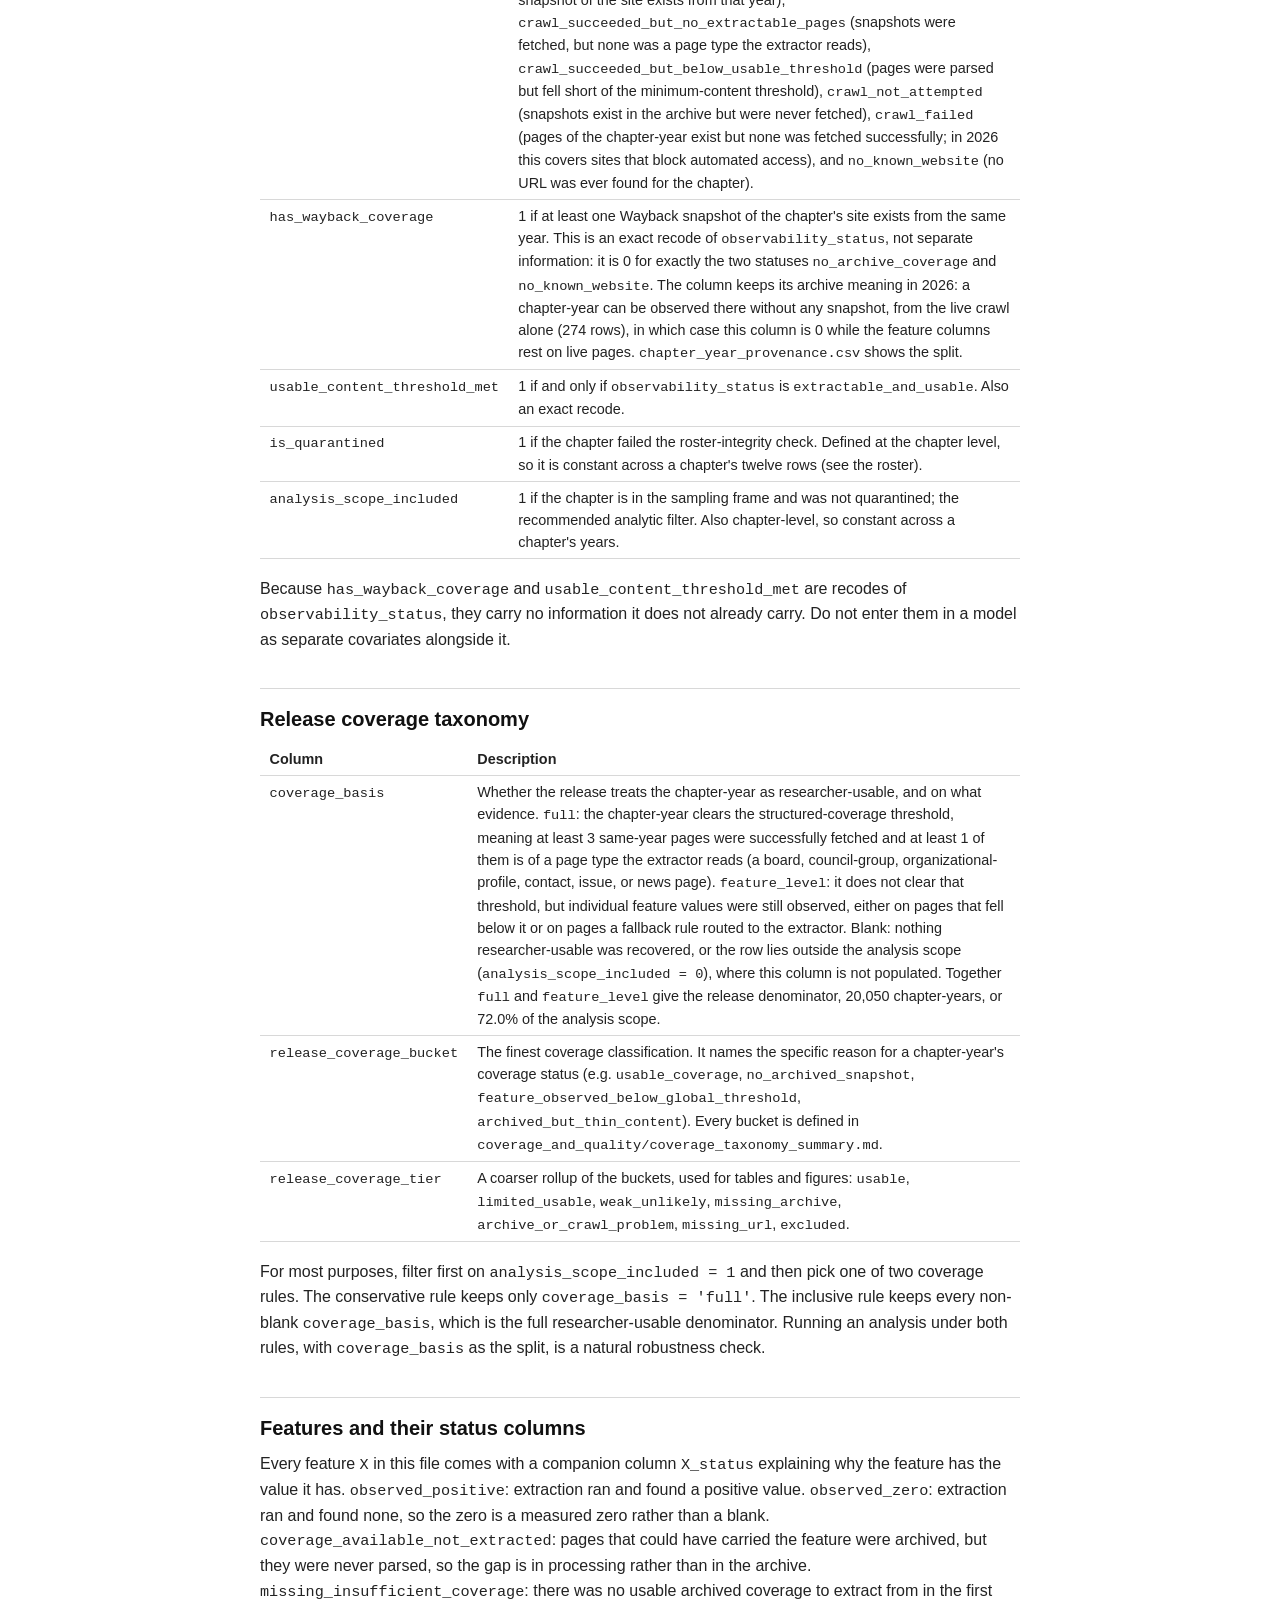
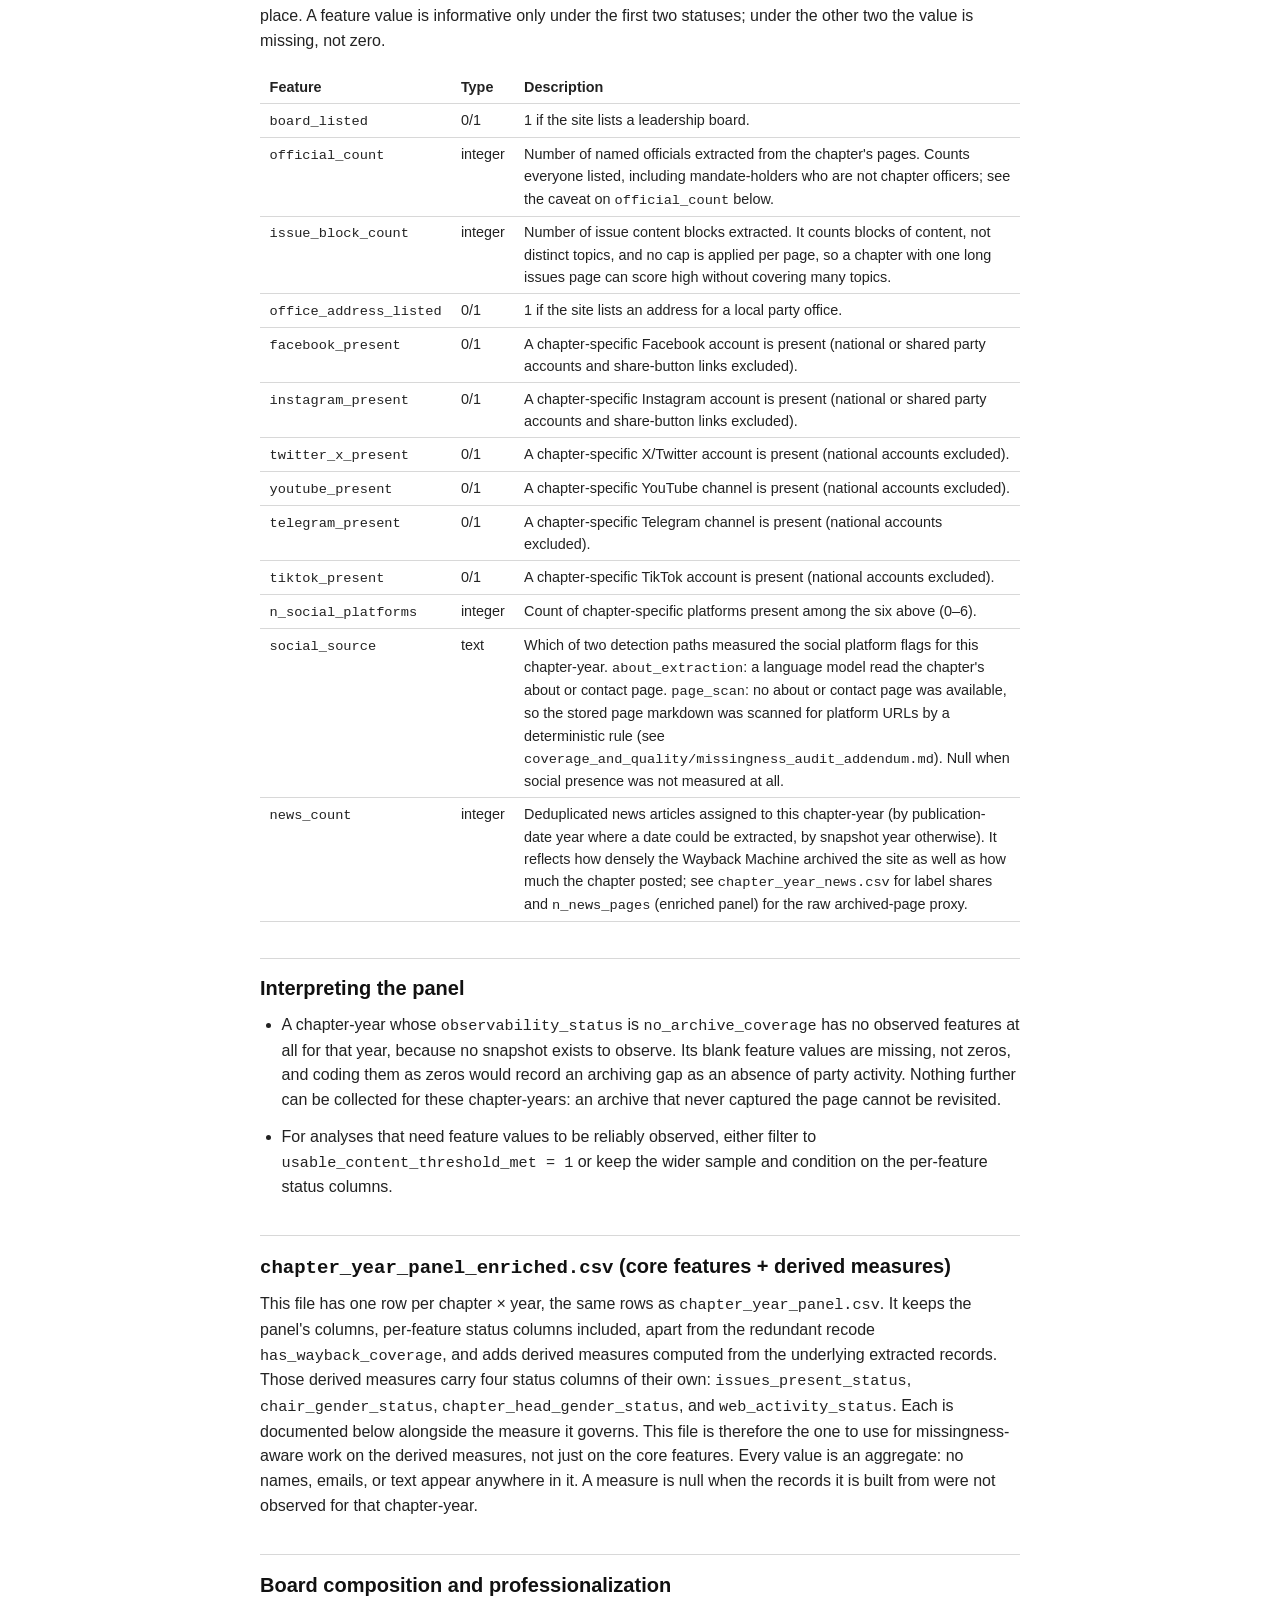
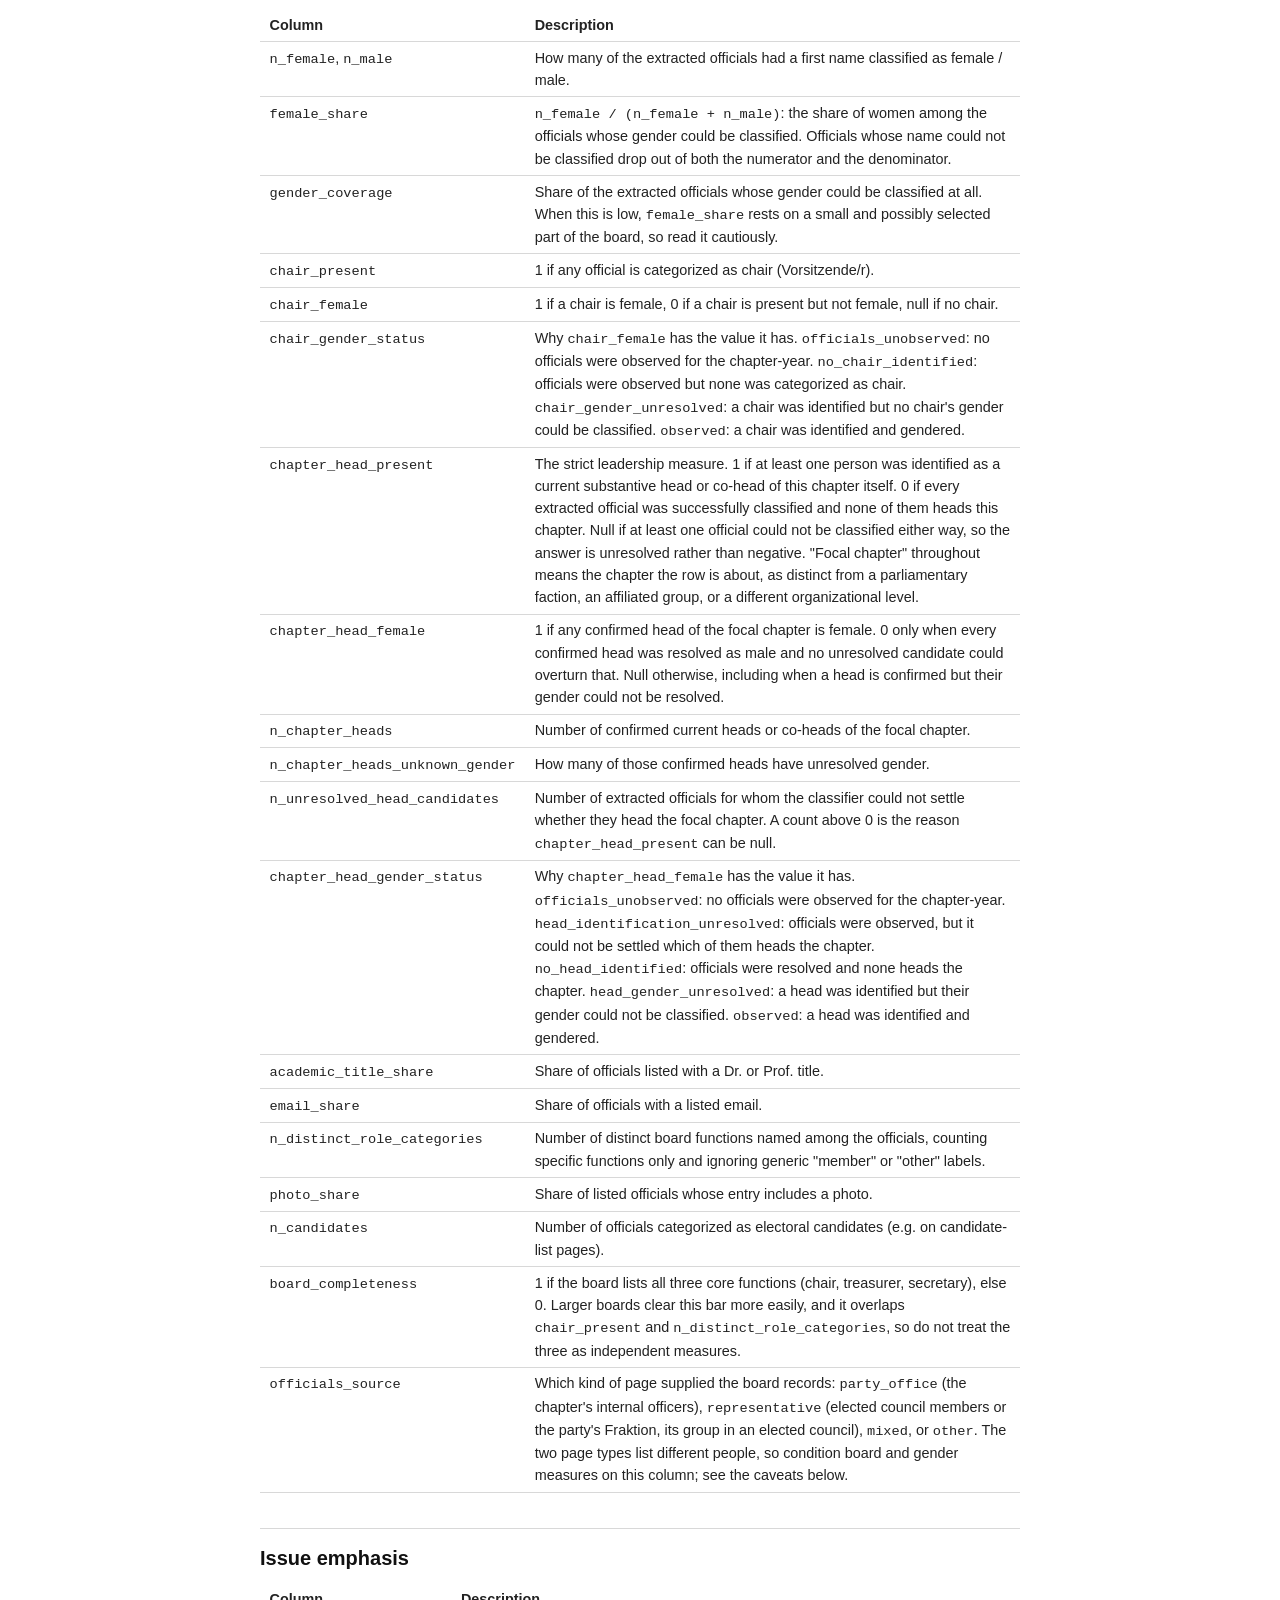
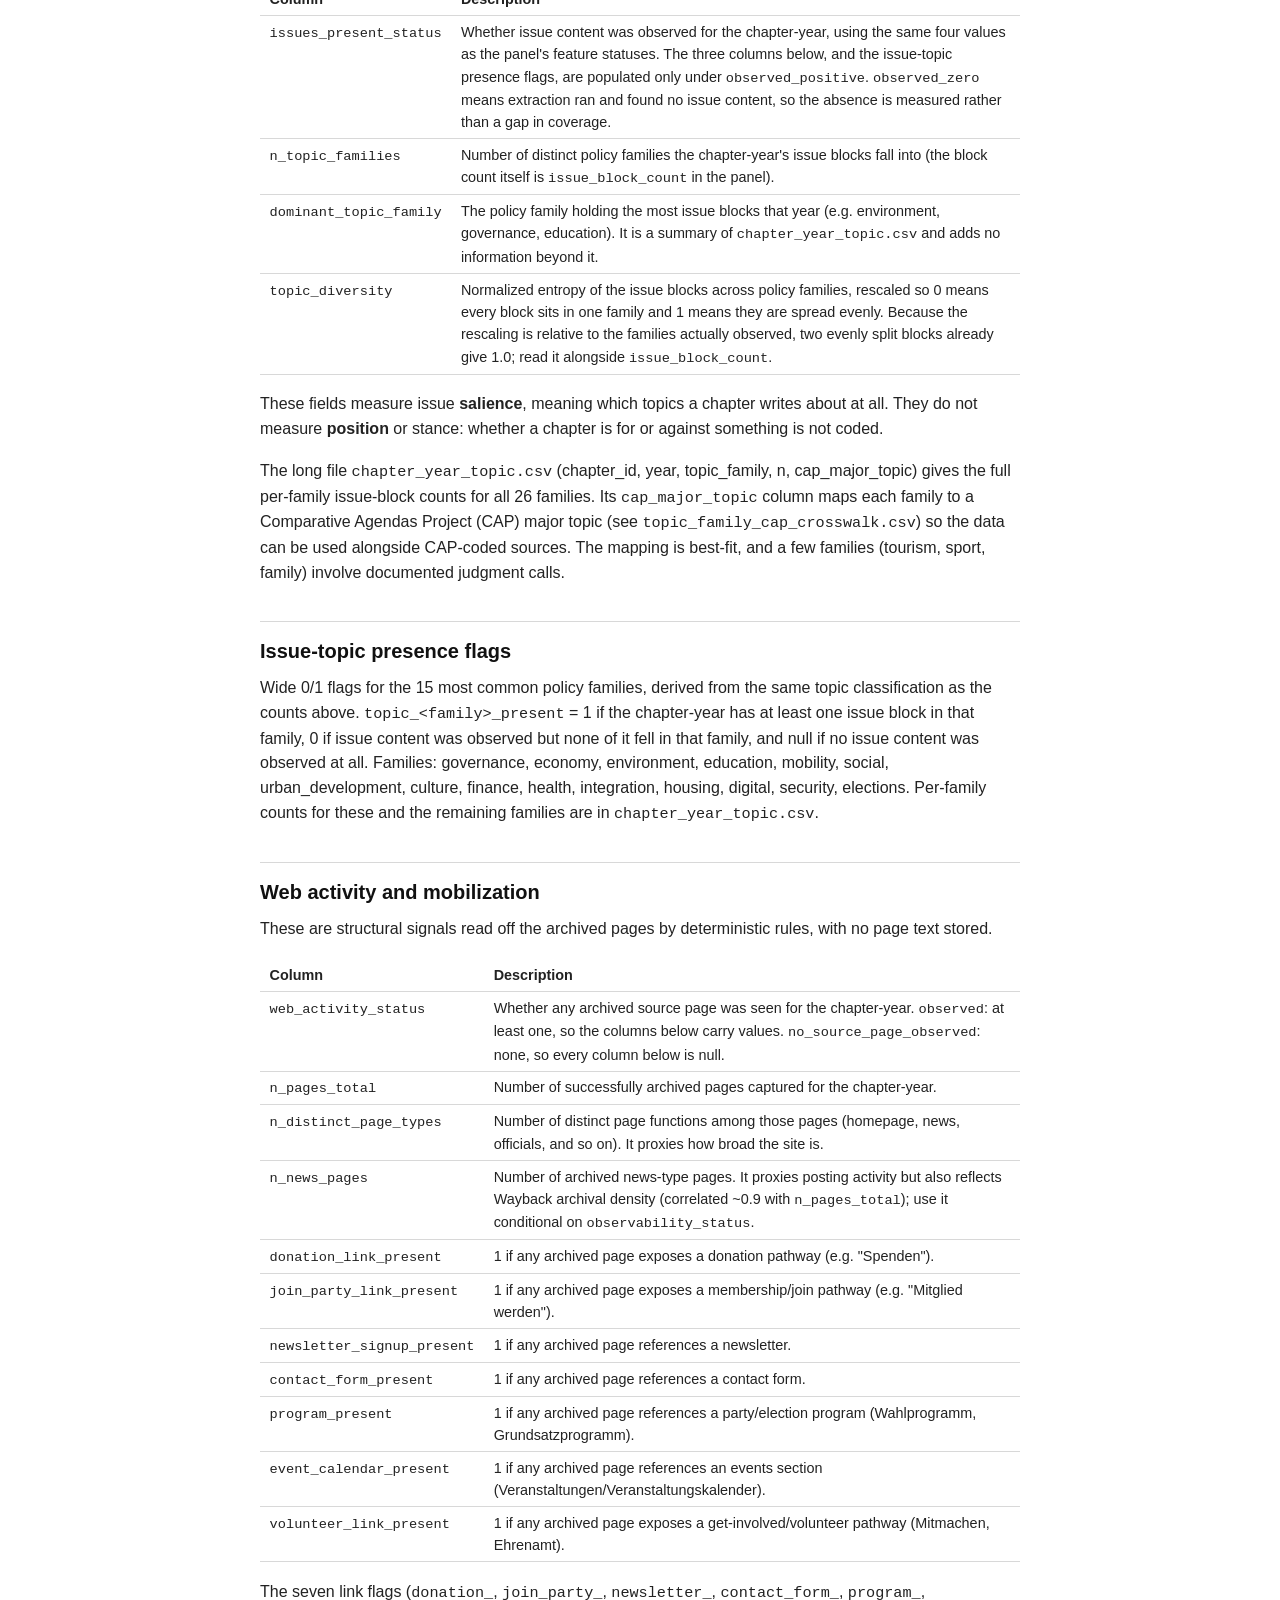
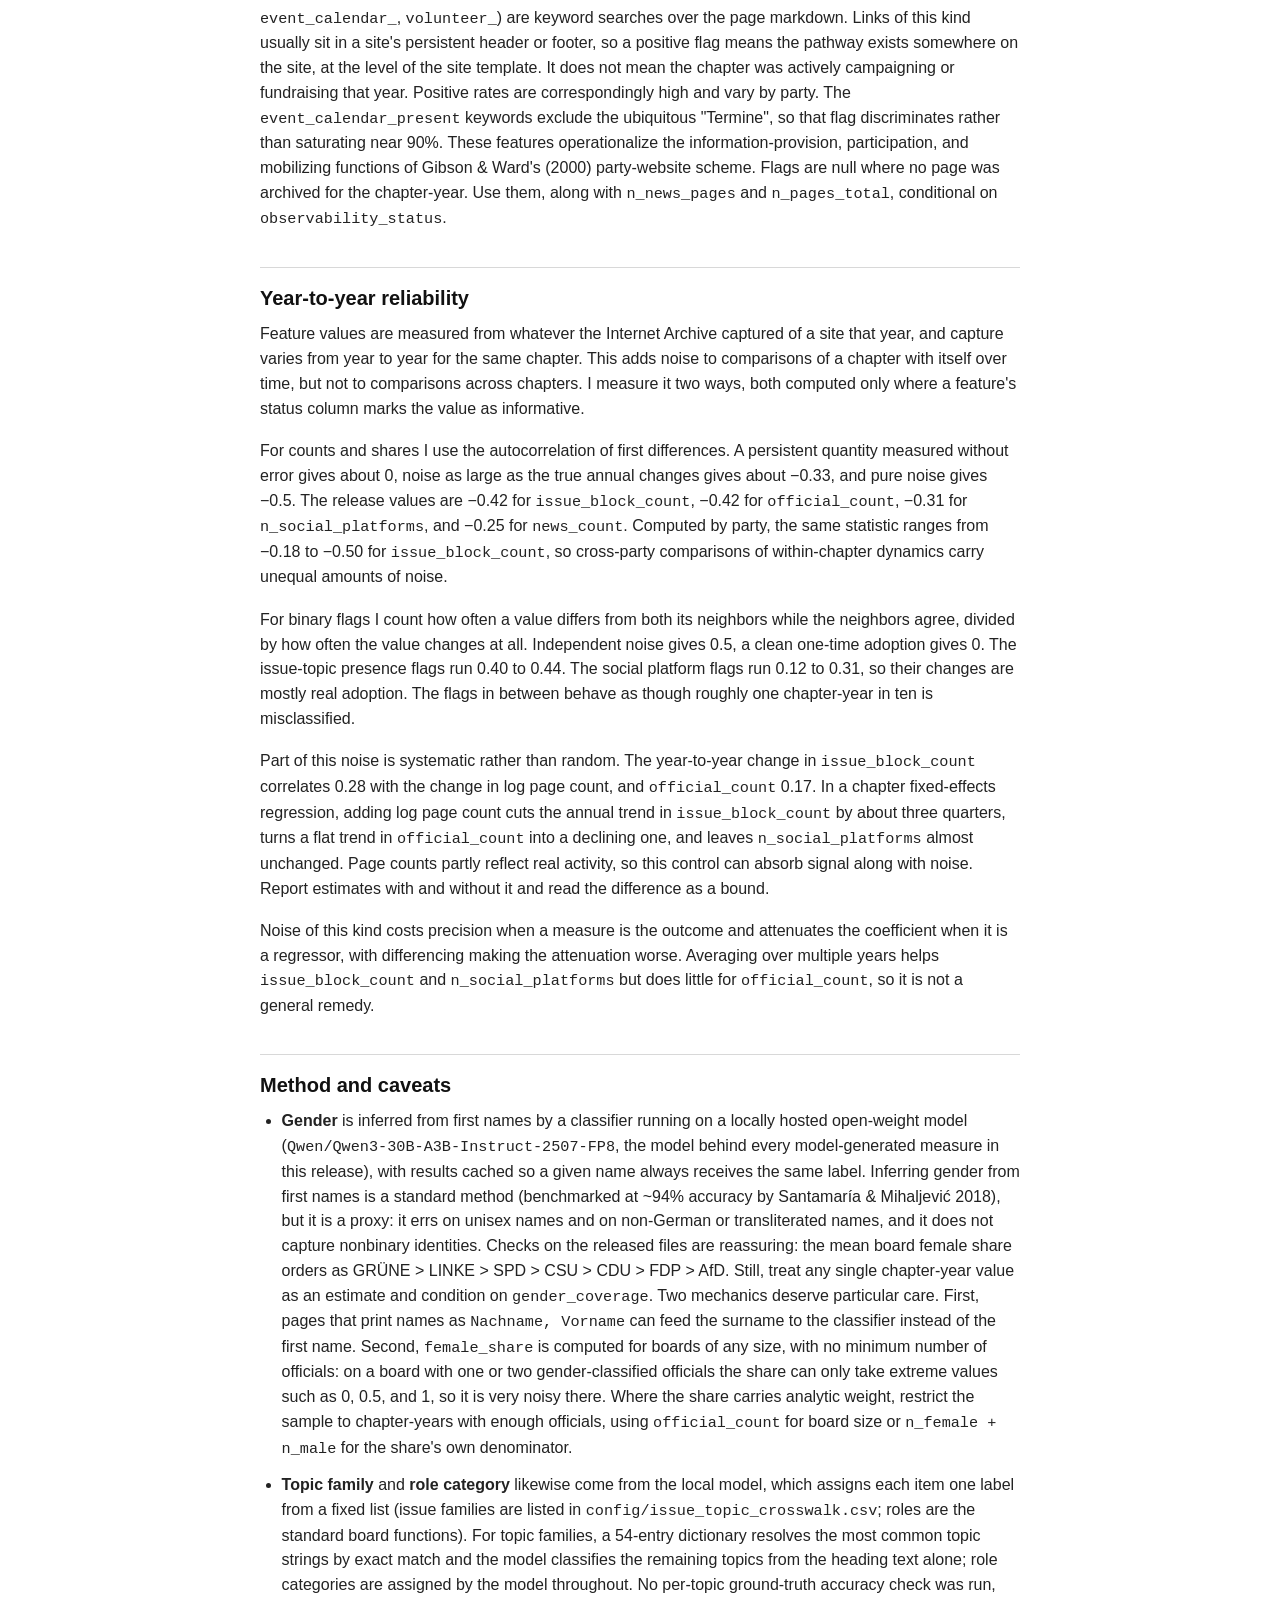
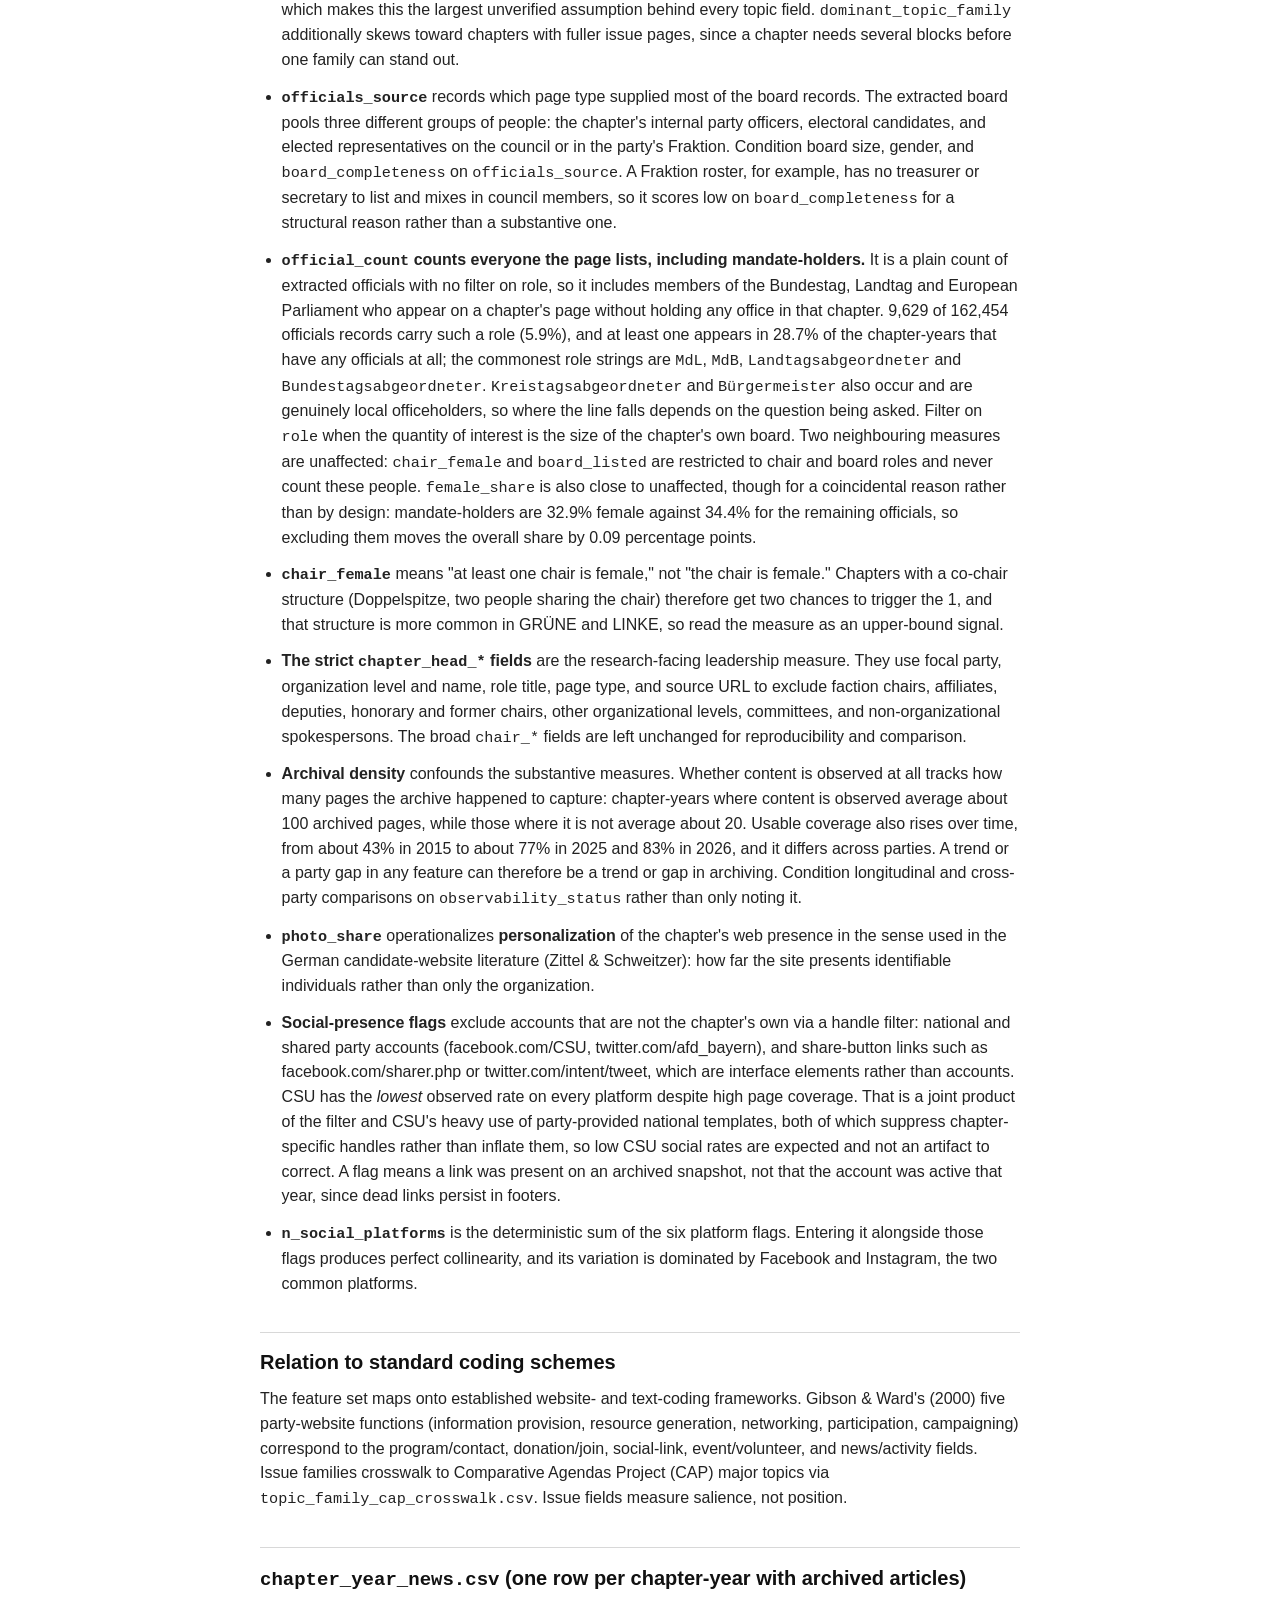
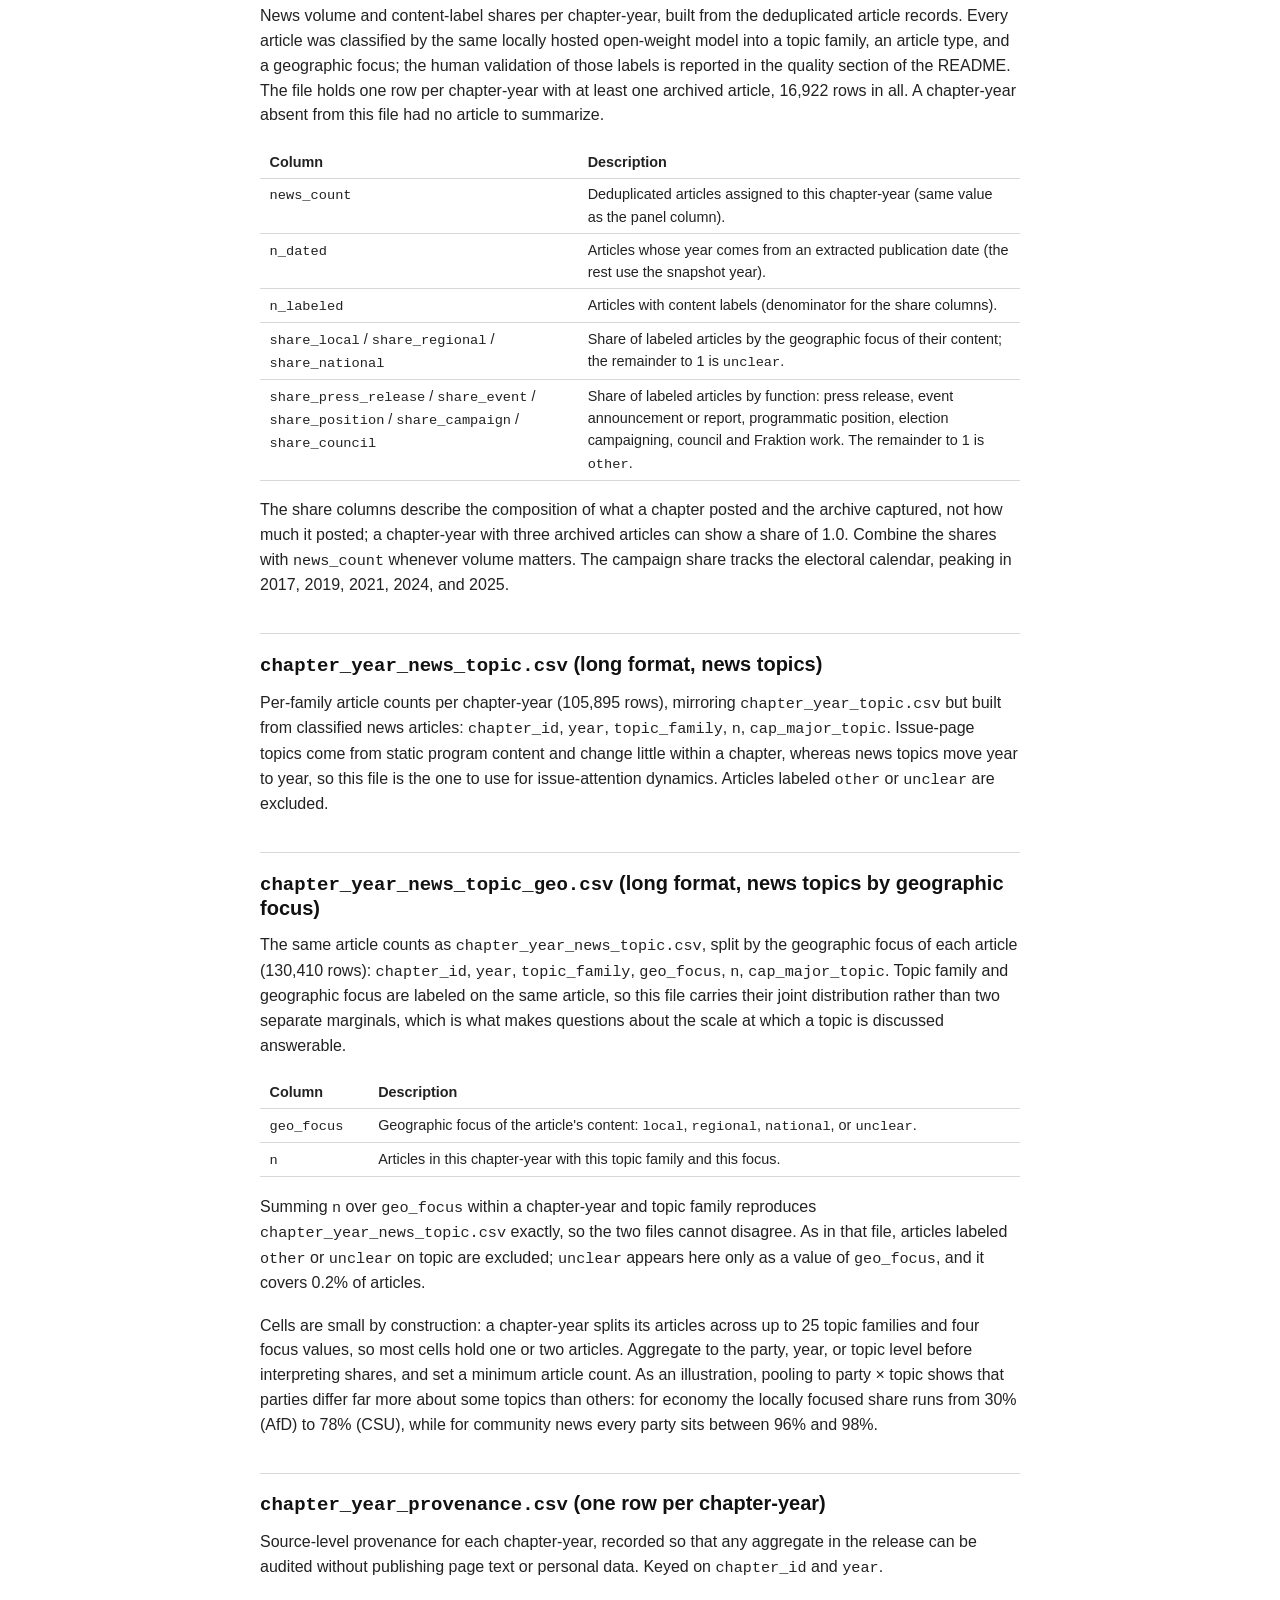
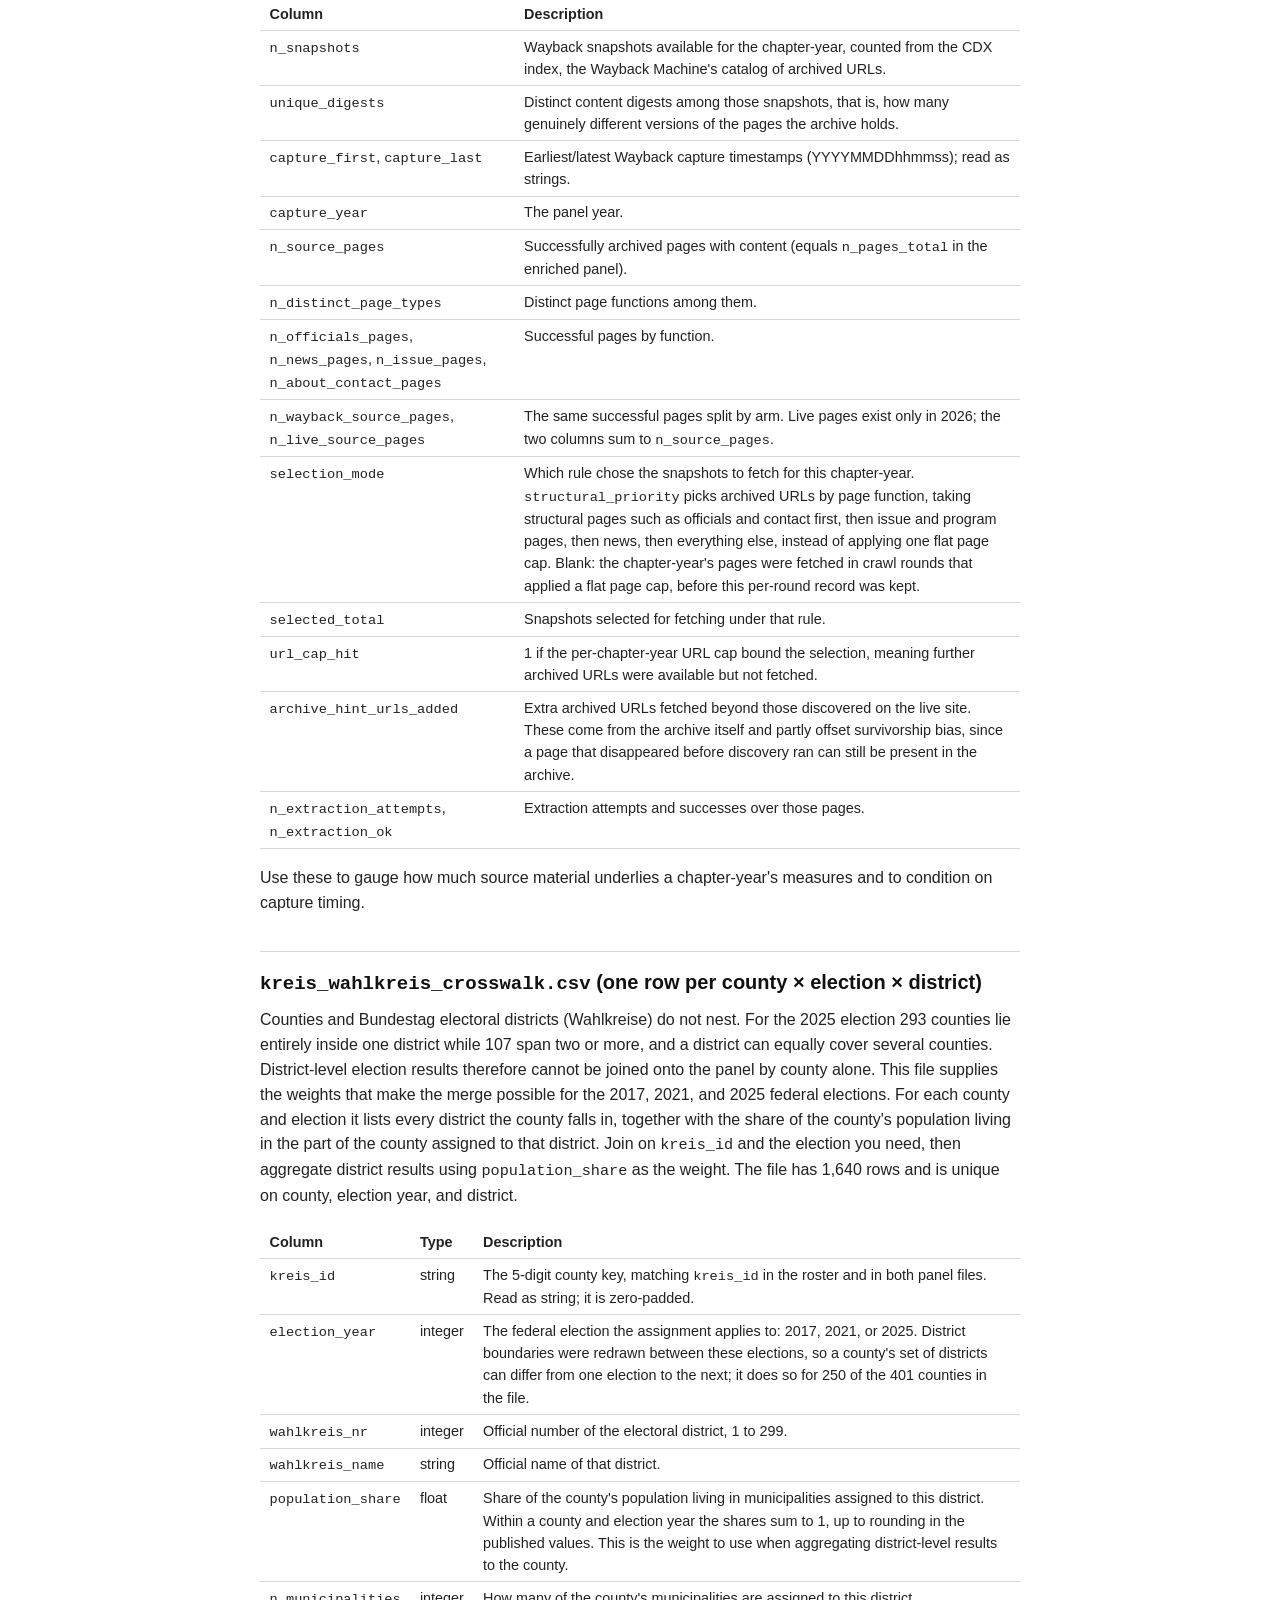
<file: localparties/codebook.html>
<!doctype html>
<html lang="en">
<head>
  <meta charset="utf-8">
  <title>Codebook - CLARA - Hanno Hilbig</title>
  <meta name="author" content="Hanno Hilbig">
  <link rel="canonical" href="https://www.hannohilbig.com/localparties/codebook.html">
  <link rel="stylesheet" href="../stylesheets/styles.css">
  <meta name="viewport" content="width=device-width, initial-scale=1">
  <style>
    .table-scroll { overflow-x: auto; }
    table { font-size: 0.9em; }
    td, th { padding: 0.3rem 0.6rem; vertical-align: top; }
  </style>
</head>
<body>
  <div class="wrapper">
    <header class="profile-header">
      <div class="profile-intro">
        <h1>Codebook</h1>
        <p class="title">CLARA: Communication of Local German Party Associations, 2015&ndash;2026 &middot; Version 1.1.0<br>
          <a href="./">&larr; back to the dataset page</a></p>
      </div>
    </header>
    <main>
<h1 id="codebook">Codebook</h1>
<p>This codebook documents CLARA (Communication of Local German Party
Associations, Recorded Annually). CLARA records what local party
chapters put on their own websites, so it is a panel of
<strong>observable local party web presence</strong> rather than a
census of local party activity, personnel, or issue positions.</p>
<p>The unit of observation is the county-level party association, the
Kreisverband, which is a party's association for one county (Kreis).
Kreisverbände account for 2,591 of the 2,635 chapters and for 2,316 of
the 2,319 chapters in the recommended analysis scope, which is the
<code>analysis_scope_included</code> filter defined in the roster below.
The small remainder are city- or town-level chapters, identified by
<code>org_level</code>. A Kreisverband typically contains subordinate
town-level chapters; those are not separate observations. Every
substantive field is derived from website content, so a value exists
only where the chapter had a website and the Wayback Machine archived it
in that year.</p>
<p>This release contains nine files, with identifiers stable across all
of them:</p>
<ul>
<li><code>chapter_roster.csv</code> — one row per chapter (identity +
geography).</li>
<li><code>chapter_year_panel.csv</code> — one row per chapter-year:
features with per-feature status columns for missingness-aware
analysis.</li>
<li><code>chapter_year_panel_enriched.csv</code> — the panel plus
derived measures, web-activity measures, and issue-topic presence flags.
It keeps the per-feature status columns and adds status columns for the
derived measures.</li>
<li><code>chapter_year_topic.csv</code> — long-format per-family
issue-block counts, with a <code>cap_major_topic</code> column.</li>
<li><code>chapter_year_news.csv</code> — one row per chapter-year that
has archived news articles: the article count and the content-label
shares.</li>
<li><code>chapter_year_news_topic.csv</code> — long-format per-family
article counts: one row per chapter-year and topic family.</li>
<li><code>chapter_year_news_topic_geo.csv</code> — the same counts split
by geographic focus, so topic and geography can be crossed.</li>
<li><code>chapter_year_provenance.csv</code> — one row per chapter-year:
non-sensitive source-level provenance (see below).</li>
<li><code>topic_family_cap_crosswalk.csv</code> — maps each issue family
to a Comparative Agendas Project (CAP) major topic.</li>
<li><code>kreis_wahlkreis_crosswalk.csv</code> — maps each county to the
Bundestag electoral districts it falls in, with population weights, for
the 2017, 2021, and 2025 federal elections.</li>
</ul>
<h2
id="chapter_rostercsv-one-row-per-chapter"><code>chapter_roster.csv</code>
(one row per chapter)</h2>
<table>
<thead>
<tr class="header">
<th>Column</th>
<th>Type</th>
<th>Description</th>
</tr>
</thead>
<tbody>
<tr class="odd">
<td><code>chapter_id</code></td>
<td>integer</td>
<td>Stable chapter identifier. Primary key; joins to the panel.</td>
</tr>
<tr class="even">
<td><code>party</code></td>
<td>string</td>
<td>One of CDU, CSU, SPD, GRUENE, LINKE, AFD, FDP.</td>
</tr>
<tr class="odd">
<td><code>org_level</code></td>
<td>string</td>
<td>Organizational level: <code>kreisverband</code>, the county-level
association (2,591 of 2,635 chapters; 2,316 of 2,319 in the analysis
scope); <code>ortsverband</code>, a town- or locality-level chapter
(36); <code>stadtverband</code>, a city-level chapter (5);
<code>bezirksverband</code>, a district association covering several
counties, one level above the Kreis (3).</td>
</tr>
<tr class="even">
<td><code>org_name</code></td>
<td>string</td>
<td>The chapter name as it was discovered. Blank where the discovered
value was a fragment of a URL or email address rather than a name.</td>
</tr>
<tr class="odd">
<td><code>url</code></td>
<td>string</td>
<td>Chapter website URL used for crawling.</td>
</tr>
<tr class="even">
<td><code>url_source</code></td>
<td>string</td>
<td>How the chapter's URL was found. <code>party_directory</code>
(listed in an official party directory) and <code>url_probe</code> (a
predictable domain pattern that resolved) are high trust.
<code>spd_pdf_roster</code> comes from the SPD's own published roster of
chapters. <code>serper_search</code>, a web search whose results a
language model matched to the chapter, is lower trust.
<code>archived_directory</code> (3 chapters) means the URL was recovered
from archived Wayback copies of the official party directories, which is
how sites already offline when discovery ran could still be found.
Method details and per-channel counts are in the README.</td>
</tr>
<tr class="odd">
<td><code>ags</code></td>
<td>string</td>
<td>The official 8-digit municipality key (Amtlicher Gemeindeschlüssel)
of the chapter's <strong>seat municipality</strong>, the town the
chapter is based in. Its digits run 2 for the federal state, 3 for the
county, and 3 for the municipality, so <code>kreis_id</code> is its
first five digits. Use <code>ags</code> for the seat town itself, either
to place the chapter on a map or to merge town-level covariates. For
anything measured at the county level, merge on <code>kreis_id</code>
instead, because the chapter organizes the whole county rather than the
seat town. <strong>Read as string</strong>: it is zero-padded and loses
its leading zero (Länder 01–09, ~80% of chapters) under default integer
inference.</td>
</tr>
<tr class="even">
<td><code>municipality</code></td>
<td>string</td>
<td>Name of the seat municipality. This is the one town matched to the
chapter, not the set of municipalities in the county the chapter
covers.</td>
</tr>
<tr class="odd">
<td><code>kreis</code></td>
<td>string</td>
<td>County (Kreis) name. Do not join on it: county and city names
collide, since a Landkreis and a city can carry the same name. Use
<code>kreis_id</code> for joins.</td>
</tr>
<tr class="even">
<td><code>kreis_id</code></td>
<td>string</td>
<td>The 5-digit county key (Kreisschlüssel), equal to the first five
digits of <code>ags</code>. Because chapters are county-level
associations, this is the recommended merge key for county-level
covariates such as election results, demographics, or unemployment. Read
as string; like <code>ags</code> it is zero-padded.</td>
</tr>
<tr class="odd">
<td><code>bundesland</code></td>
<td>string</td>
<td>Federal state.</td>
</tr>
<tr class="even">
<td><code>population</code></td>
<td>integer</td>
<td>Population of the seat municipality (Destatis). For a kreisverband
chapter this is not the population the chapter organizes: the chapter
covers the whole county, and the seat town is one municipality inside
it. Merge county-level population on <code>kreis_id</code> when the
analysis needs the county figure.</td>
</tr>
<tr class="odd">
<td><code>is_quarantined</code></td>
<td>0/1</td>
<td>1 if the chapter failed a roster-integrity check: it sits outside
the target roster (e.g. a state- or region-level association rather than
a county one), carries a malformed name, or has an unusable URL. 225
chapters.</td>
</tr>
<tr class="even">
<td><code>analysis_scope_included</code></td>
<td>0/1</td>
<td>The recommended analytic filter. It is 1 when the chapter belongs to
the sampling frame and was not removed by the quality screening recorded
in <code>is_quarantined</code>. The sampling frame is the set of 2,394
party × Kreis cells described in the README: 399 Kreise from the
Destatis Gemeindeverzeichnis (built from municipalities with population
≥ 5,000), crossed with AfD, FDP, Grüne, Linke, and SPD everywhere, CDU
outside Bavaria, and CSU in Bavaria.</td>
</tr>
<tr class="odd">
<td><code>n_usable_years</code></td>
<td>integer</td>
<td>How many of the chapter's years have
<code>observability_status = extractable_and_usable</code>. Ranges 0–12,
since the panel spans the twelve years 2015–2026.</td>
</tr>
</tbody>
</table>
<h2
id="chapter_year_panelcsv-one-row-per-chapter--year"><code>chapter_year_panel.csv</code>
(one row per chapter × year)</h2>
<p>The panel is rectangular: every one of the 2,635 chapters has a row
in every year from 2015 to 2026, including years in which nothing was
observed. A missing chapter-year in an analysis is therefore always a
filter you applied rather than a row the release omits. Identifiers and
geography (<code>chapter_id</code>, <code>party</code>,
<code>org_level</code>, <code>org_name</code>, <code>ags</code>,
<code>municipality</code>, <code>kreis</code>, <code>kreis_id</code>,
<code>bundesland</code>, <code>population</code>) repeat the roster
values on every row, so the panel can be used without joining the
roster. That includes <code>kreis_id</code>, the recommended merge key
for county-level covariates.</p>
<h3 id="observability">Observability</h3>
<table>
<thead>
<tr class="header">
<th>Column</th>
<th>Description</th>
</tr>
</thead>
<tbody>
<tr class="odd">
<td><code>observability_status</code></td>
<td>Whether the chapter-year is usable and, if not, at which step it
failed. Values include <code>extractable_and_usable</code> (enough
archived content was fetched and parsed to trust the features),
<code>no_archive_coverage</code> (no Wayback snapshot of the site exists
from that year), <code>crawl_succeeded_but_no_extractable_pages</code>
(snapshots were fetched, but none was a page type the extractor reads),
<code>crawl_succeeded_but_below_usable_threshold</code> (pages were
parsed but fell short of the minimum-content threshold),
<code>crawl_not_attempted</code> (snapshots exist in the archive but
were never fetched), <code>crawl_failed</code> (pages of the
chapter-year exist but none was fetched successfully; in 2026 this
covers sites that block automated access), and
<code>no_known_website</code> (no URL was ever found for the
chapter).</td>
</tr>
<tr class="even">
<td><code>has_wayback_coverage</code></td>
<td>1 if at least one Wayback snapshot of the chapter's site exists from
the same year. This is an exact recode of
<code>observability_status</code>, not separate information: it is 0 for
exactly the two statuses <code>no_archive_coverage</code> and
<code>no_known_website</code>. The column keeps its archive meaning in
2026: a chapter-year can be observed there without any snapshot, from
the live crawl alone (274 rows), in which case this column is 0 while
the feature columns rest on live pages.
<code>chapter_year_provenance.csv</code> shows the split.</td>
</tr>
<tr class="odd">
<td><code>usable_content_threshold_met</code></td>
<td>1 if and only if <code>observability_status</code> is
<code>extractable_and_usable</code>. Also an exact recode.</td>
</tr>
<tr class="even">
<td><code>is_quarantined</code></td>
<td>1 if the chapter failed the roster-integrity check. Defined at the
chapter level, so it is constant across a chapter's twelve rows (see the
roster).</td>
</tr>
<tr class="odd">
<td><code>analysis_scope_included</code></td>
<td>1 if the chapter is in the sampling frame and was not quarantined;
the recommended analytic filter. Also chapter-level, so constant across
a chapter's years.</td>
</tr>
</tbody>
</table>
<p>Because <code>has_wayback_coverage</code> and
<code>usable_content_threshold_met</code> are recodes of
<code>observability_status</code>, they carry no information it does not
already carry. Do not enter them in a model as separate covariates
alongside it.</p>
<h3 id="release-coverage-taxonomy">Release coverage taxonomy</h3>
<table>
<thead>
<tr class="header">
<th>Column</th>
<th>Description</th>
</tr>
</thead>
<tbody>
<tr class="odd">
<td><code>coverage_basis</code></td>
<td>Whether the release treats the chapter-year as researcher-usable,
and on what evidence. <code>full</code>: the chapter-year clears the
structured-coverage threshold, meaning at least 3 same-year pages were
successfully fetched and at least 1 of them is of a page type the
extractor reads (a board, council-group, organizational-profile,
contact, issue, or news page). <code>feature_level</code>: it does not
clear that threshold, but individual feature values were still observed,
either on pages that fell below it or on pages a fallback rule routed to
the extractor. Blank: nothing researcher-usable was recovered, or the
row lies outside the analysis scope
(<code>analysis_scope_included = 0</code>), where this column is not
populated. Together <code>full</code> and <code>feature_level</code>
give the release denominator, 20,050 chapter-years, or 72.0% of the
analysis scope.</td>
</tr>
<tr class="even">
<td><code>release_coverage_bucket</code></td>
<td>The finest coverage classification. It names the specific reason for
a chapter-year's coverage status (e.g. <code>usable_coverage</code>,
<code>no_archived_snapshot</code>,
<code>feature_observed_below_global_threshold</code>,
<code>archived_but_thin_content</code>). Every bucket is defined in
<code>coverage_and_quality/coverage_taxonomy_summary.md</code>.</td>
</tr>
<tr class="odd">
<td><code>release_coverage_tier</code></td>
<td>A coarser rollup of the buckets, used for tables and figures:
<code>usable</code>, <code>limited_usable</code>,
<code>weak_unlikely</code>, <code>missing_archive</code>,
<code>archive_or_crawl_problem</code>, <code>missing_url</code>,
<code>excluded</code>.</td>
</tr>
</tbody>
</table>
<p>For most purposes, filter first on
<code>analysis_scope_included = 1</code> and then pick one of two
coverage rules. The conservative rule keeps only
<code>coverage_basis = 'full'</code>. The inclusive rule keeps every
non-blank <code>coverage_basis</code>, which is the full
researcher-usable denominator. Running an analysis under both rules,
with <code>coverage_basis</code> as the split, is a natural robustness
check.</p>
<h3 id="features-and-their-status-columns">Features and their status
columns</h3>
<p>Every feature <code>X</code> in this file comes with a companion
column <code>X_status</code> explaining why the feature has the value it
has. <code>observed_positive</code>: extraction ran and found a positive
value. <code>observed_zero</code>: extraction ran and found none, so the
zero is a measured zero rather than a blank.
<code>coverage_available_not_extracted</code>: pages that could have
carried the feature were archived, but they were never parsed, so the
gap is in processing rather than in the archive.
<code>missing_insufficient_coverage</code>: there was no usable archived
coverage to extract from in the first place. A feature value is
informative only under the first two statuses; under the other two the
value is missing, not zero.</p>
<table>
<thead>
<tr class="header">
<th>Feature</th>
<th>Type</th>
<th>Description</th>
</tr>
</thead>
<tbody>
<tr class="odd">
<td><code>board_listed</code></td>
<td>0/1</td>
<td>1 if the site lists a leadership board.</td>
</tr>
<tr class="even">
<td><code>official_count</code></td>
<td>integer</td>
<td>Number of named officials extracted from the chapter's pages. Counts
everyone listed, including mandate-holders who are not chapter officers;
see the caveat on <code>official_count</code> below.</td>
</tr>
<tr class="odd">
<td><code>issue_block_count</code></td>
<td>integer</td>
<td>Number of issue content blocks extracted. It counts blocks of
content, not distinct topics, and no cap is applied per page, so a
chapter with one long issues page can score high without covering many
topics.</td>
</tr>
<tr class="even">
<td><code>office_address_listed</code></td>
<td>0/1</td>
<td>1 if the site lists an address for a local party office.</td>
</tr>
<tr class="odd">
<td><code>facebook_present</code></td>
<td>0/1</td>
<td>A chapter-specific Facebook account is present (national or shared
party accounts and share-button links excluded).</td>
</tr>
<tr class="even">
<td><code>instagram_present</code></td>
<td>0/1</td>
<td>A chapter-specific Instagram account is present (national or shared
party accounts and share-button links excluded).</td>
</tr>
<tr class="odd">
<td><code>twitter_x_present</code></td>
<td>0/1</td>
<td>A chapter-specific X/Twitter account is present (national accounts
excluded).</td>
</tr>
<tr class="even">
<td><code>youtube_present</code></td>
<td>0/1</td>
<td>A chapter-specific YouTube channel is present (national accounts
excluded).</td>
</tr>
<tr class="odd">
<td><code>telegram_present</code></td>
<td>0/1</td>
<td>A chapter-specific Telegram channel is present (national accounts
excluded).</td>
</tr>
<tr class="even">
<td><code>tiktok_present</code></td>
<td>0/1</td>
<td>A chapter-specific TikTok account is present (national accounts
excluded).</td>
</tr>
<tr class="odd">
<td><code>n_social_platforms</code></td>
<td>integer</td>
<td>Count of chapter-specific platforms present among the six above
(0–6).</td>
</tr>
<tr class="even">
<td><code>social_source</code></td>
<td>text</td>
<td>Which of two detection paths measured the social platform flags for
this chapter-year. <code>about_extraction</code>: a language model read
the chapter's about or contact page. <code>page_scan</code>: no about or
contact page was available, so the stored page markdown was scanned for
platform URLs by a deterministic rule (see
<code>coverage_and_quality/missingness_audit_addendum.md</code>). Null
when social presence was not measured at all.</td>
</tr>
<tr class="odd">
<td><code>news_count</code></td>
<td>integer</td>
<td>Deduplicated news articles assigned to this chapter-year (by
publication-date year where a date could be extracted, by snapshot year
otherwise). It reflects how densely the Wayback Machine archived the
site as well as how much the chapter posted; see
<code>chapter_year_news.csv</code> for label shares and
<code>n_news_pages</code> (enriched panel) for the raw archived-page
proxy.</td>
</tr>
</tbody>
</table>
<h3 id="interpreting-the-panel">Interpreting the panel</h3>
<ul>
<li>A chapter-year whose <code>observability_status</code> is
<code>no_archive_coverage</code> has no observed features at all for
that year, because no snapshot exists to observe. Its blank feature
values are missing, not zeros, and coding them as zeros would record an
archiving gap as an absence of party activity. Nothing further can be
collected for these chapter-years: an archive that never captured the
page cannot be revisited.</li>
<li>For analyses that need feature values to be reliably observed,
either filter to <code>usable_content_threshold_met = 1</code> or keep
the wider sample and condition on the per-feature status columns.</li>
</ul>
<h2
id="chapter_year_panel_enrichedcsv-core-features--derived-measures"><code>chapter_year_panel_enriched.csv</code>
(core features + derived measures)</h2>
<p>This file has one row per chapter × year, the same rows as
<code>chapter_year_panel.csv</code>. It keeps the panel's columns,
per-feature status columns included, apart from the redundant recode
<code>has_wayback_coverage</code>, and adds derived measures computed
from the underlying extracted records. Those derived measures carry four
status columns of their own: <code>issues_present_status</code>,
<code>chair_gender_status</code>,
<code>chapter_head_gender_status</code>, and
<code>web_activity_status</code>. Each is documented below alongside the
measure it governs. This file is therefore the one to use for
missingness-aware work on the derived measures, not just on the core
features. Every value is an aggregate: no names, emails, or text appear
anywhere in it. A measure is null when the records it is built from were
not observed for that chapter-year.</p>
<h3 id="board-composition-and-professionalization">Board composition and
professionalization</h3>
<table>
<thead>
<tr class="header">
<th>Column</th>
<th>Description</th>
</tr>
</thead>
<tbody>
<tr class="odd">
<td><code>n_female</code>, <code>n_male</code></td>
<td>How many of the extracted officials had a first name classified as
female / male.</td>
</tr>
<tr class="even">
<td><code>female_share</code></td>
<td><code>n_female / (n_female + n_male)</code>: the share of women
among the officials whose gender could be classified. Officials whose
name could not be classified drop out of both the numerator and the
denominator.</td>
</tr>
<tr class="odd">
<td><code>gender_coverage</code></td>
<td>Share of the extracted officials whose gender could be classified at
all. When this is low, <code>female_share</code> rests on a small and
possibly selected part of the board, so read it cautiously.</td>
</tr>
<tr class="even">
<td><code>chair_present</code></td>
<td>1 if any official is categorized as chair (Vorsitzende/r).</td>
</tr>
<tr class="odd">
<td><code>chair_female</code></td>
<td>1 if a chair is female, 0 if a chair is present but not female, null
if no chair.</td>
</tr>
<tr class="even">
<td><code>chair_gender_status</code></td>
<td>Why <code>chair_female</code> has the value it has.
<code>officials_unobserved</code>: no officials were observed for the
chapter-year. <code>no_chair_identified</code>: officials were observed
but none was categorized as chair. <code>chair_gender_unresolved</code>:
a chair was identified but no chair's gender could be classified.
<code>observed</code>: a chair was identified and gendered.</td>
</tr>
<tr class="odd">
<td><code>chapter_head_present</code></td>
<td>The strict leadership measure. 1 if at least one person was
identified as a current substantive head or co-head of this chapter
itself. 0 if every extracted official was successfully classified and
none of them heads this chapter. Null if at least one official could not
be classified either way, so the answer is unresolved rather than
negative. "Focal chapter" throughout means the chapter the row is about,
as distinct from a parliamentary faction, an affiliated group, or a
different organizational level.</td>
</tr>
<tr class="even">
<td><code>chapter_head_female</code></td>
<td>1 if any confirmed head of the focal chapter is female. 0 only when
every confirmed head was resolved as male and no unresolved candidate
could overturn that. Null otherwise, including when a head is confirmed
but their gender could not be resolved.</td>
</tr>
<tr class="odd">
<td><code>n_chapter_heads</code></td>
<td>Number of confirmed current heads or co-heads of the focal
chapter.</td>
</tr>
<tr class="even">
<td><code>n_chapter_heads_unknown_gender</code></td>
<td>How many of those confirmed heads have unresolved gender.</td>
</tr>
<tr class="odd">
<td><code>n_unresolved_head_candidates</code></td>
<td>Number of extracted officials for whom the classifier could not
settle whether they head the focal chapter. A count above 0 is the
reason <code>chapter_head_present</code> can be null.</td>
</tr>
<tr class="even">
<td><code>chapter_head_gender_status</code></td>
<td>Why <code>chapter_head_female</code> has the value it has.
<code>officials_unobserved</code>: no officials were observed for the
chapter-year. <code>head_identification_unresolved</code>: officials
were observed, but it could not be settled which of them heads the
chapter. <code>no_head_identified</code>: officials were resolved and
none heads the chapter. <code>head_gender_unresolved</code>: a head was
identified but their gender could not be classified.
<code>observed</code>: a head was identified and gendered.</td>
</tr>
<tr class="odd">
<td><code>academic_title_share</code></td>
<td>Share of officials listed with a Dr. or Prof. title.</td>
</tr>
<tr class="even">
<td><code>email_share</code></td>
<td>Share of officials with a listed email.</td>
</tr>
<tr class="odd">
<td><code>n_distinct_role_categories</code></td>
<td>Number of distinct board functions named among the officials,
counting specific functions only and ignoring generic "member" or
"other" labels.</td>
</tr>
<tr class="even">
<td><code>photo_share</code></td>
<td>Share of listed officials whose entry includes a photo.</td>
</tr>
<tr class="odd">
<td><code>n_candidates</code></td>
<td>Number of officials categorized as electoral candidates (e.g. on
candidate-list pages).</td>
</tr>
<tr class="even">
<td><code>board_completeness</code></td>
<td>1 if the board lists all three core functions (chair, treasurer,
secretary), else 0. Larger boards clear this bar more easily, and it
overlaps <code>chair_present</code> and
<code>n_distinct_role_categories</code>, so do not treat the three as
independent measures.</td>
</tr>
<tr class="odd">
<td><code>officials_source</code></td>
<td>Which kind of page supplied the board records:
<code>party_office</code> (the chapter's internal officers),
<code>representative</code> (elected council members or the party's
Fraktion, its group in an elected council), <code>mixed</code>, or
<code>other</code>. The two page types list different people, so
condition board and gender measures on this column; see the caveats
below.</td>
</tr>
</tbody>
</table>
<h3 id="issue-emphasis">Issue emphasis</h3>
<table>
<thead>
<tr class="header">
<th>Column</th>
<th>Description</th>
</tr>
</thead>
<tbody>
<tr class="odd">
<td><code>issues_present_status</code></td>
<td>Whether issue content was observed for the chapter-year, using the
same four values as the panel's feature statuses. The three columns
below, and the issue-topic presence flags, are populated only under
<code>observed_positive</code>. <code>observed_zero</code> means
extraction ran and found no issue content, so the absence is measured
rather than a gap in coverage.</td>
</tr>
<tr class="even">
<td><code>n_topic_families</code></td>
<td>Number of distinct policy families the chapter-year's issue blocks
fall into (the block count itself is <code>issue_block_count</code> in
the panel).</td>
</tr>
<tr class="odd">
<td><code>dominant_topic_family</code></td>
<td>The policy family holding the most issue blocks that year (e.g.
environment, governance, education). It is a summary of
<code>chapter_year_topic.csv</code> and adds no information beyond
it.</td>
</tr>
<tr class="even">
<td><code>topic_diversity</code></td>
<td>Normalized entropy of the issue blocks across policy families,
rescaled so 0 means every block sits in one family and 1 means they are
spread evenly. Because the rescaling is relative to the families
actually observed, two evenly split blocks already give 1.0; read it
alongside <code>issue_block_count</code>.</td>
</tr>
</tbody>
</table>
<p>These fields measure issue <strong>salience</strong>, meaning which
topics a chapter writes about at all. They do not measure
<strong>position</strong> or stance: whether a chapter is for or against
something is not coded.</p>
<p>The long file <code>chapter_year_topic.csv</code> (chapter_id, year,
topic_family, n, cap_major_topic) gives the full per-family issue-block
counts for all 26 families. Its <code>cap_major_topic</code> column maps
each family to a Comparative Agendas Project (CAP) major topic (see
<code>topic_family_cap_crosswalk.csv</code>) so the data can be used
alongside CAP-coded sources. The mapping is best-fit, and a few families
(tourism, sport, family) involve documented judgment calls.</p>
<h3 id="issue-topic-presence-flags">Issue-topic presence flags</h3>
<p>Wide 0/1 flags for the 15 most common policy families, derived from
the same topic classification as the counts above.
<code>topic_&lt;family&gt;_present</code> = 1 if the chapter-year has at
least one issue block in that family, 0 if issue content was observed
but none of it fell in that family, and null if no issue content was
observed at all. Families: governance, economy, environment, education,
mobility, social, urban_development, culture, finance, health,
integration, housing, digital, security, elections. Per-family counts
for these and the remaining families are in
<code>chapter_year_topic.csv</code>.</p>
<h3 id="web-activity-and-mobilization">Web activity and
mobilization</h3>
<p>These are structural signals read off the archived pages by
deterministic rules, with no page text stored.</p>
<table>
<thead>
<tr class="header">
<th>Column</th>
<th>Description</th>
</tr>
</thead>
<tbody>
<tr class="odd">
<td><code>web_activity_status</code></td>
<td>Whether any archived source page was seen for the chapter-year.
<code>observed</code>: at least one, so the columns below carry values.
<code>no_source_page_observed</code>: none, so every column below is
null.</td>
</tr>
<tr class="even">
<td><code>n_pages_total</code></td>
<td>Number of successfully archived pages captured for the
chapter-year.</td>
</tr>
<tr class="odd">
<td><code>n_distinct_page_types</code></td>
<td>Number of distinct page functions among those pages (homepage, news,
officials, and so on). It proxies how broad the site is.</td>
</tr>
<tr class="even">
<td><code>n_news_pages</code></td>
<td>Number of archived news-type pages. It proxies posting activity but
also reflects Wayback archival density (correlated ~0.9 with
<code>n_pages_total</code>); use it conditional on
<code>observability_status</code>.</td>
</tr>
<tr class="odd">
<td><code>donation_link_present</code></td>
<td>1 if any archived page exposes a donation pathway (e.g.
"Spenden").</td>
</tr>
<tr class="even">
<td><code>join_party_link_present</code></td>
<td>1 if any archived page exposes a membership/join pathway (e.g.
"Mitglied werden").</td>
</tr>
<tr class="odd">
<td><code>newsletter_signup_present</code></td>
<td>1 if any archived page references a newsletter.</td>
</tr>
<tr class="even">
<td><code>contact_form_present</code></td>
<td>1 if any archived page references a contact form.</td>
</tr>
<tr class="odd">
<td><code>program_present</code></td>
<td>1 if any archived page references a party/election program
(Wahlprogramm, Grundsatzprogramm).</td>
</tr>
<tr class="even">
<td><code>event_calendar_present</code></td>
<td>1 if any archived page references an events section
(Veranstaltungen/Veranstaltungskalender).</td>
</tr>
<tr class="odd">
<td><code>volunteer_link_present</code></td>
<td>1 if any archived page exposes a get-involved/volunteer pathway
(Mitmachen, Ehrenamt).</td>
</tr>
</tbody>
</table>
<p>The seven link flags (<code>donation_</code>,
<code>join_party_</code>, <code>newsletter_</code>,
<code>contact_form_</code>, <code>program_</code>,
<code>event_calendar_</code>, <code>volunteer_</code>) are keyword
searches over the page markdown. Links of this kind usually sit in a
site's persistent header or footer, so a positive flag means the pathway
exists somewhere on the site, at the level of the site template. It does
not mean the chapter was actively campaigning or fundraising that year.
Positive rates are correspondingly high and vary by party. The
<code>event_calendar_present</code> keywords exclude the ubiquitous
"Termine", so that flag discriminates rather than saturating near 90%.
These features operationalize the information-provision, participation,
and mobilizing functions of Gibson &amp; Ward's (2000) party-website
scheme. Flags are null where no page was archived for the chapter-year.
Use them, along with <code>n_news_pages</code> and
<code>n_pages_total</code>, conditional on
<code>observability_status</code>.</p>
<h3 id="year-to-year-reliability">Year-to-year reliability</h3>
<p>Feature values are measured from whatever the Internet Archive
captured of a site that year, and capture varies from year to year for
the same chapter. This adds noise to comparisons of a chapter with
itself over time, but not to comparisons across chapters. I measure it
two ways, both computed only where a feature's status column marks the
value as informative.</p>
<p>For counts and shares I use the autocorrelation of first differences.
A persistent quantity measured without error gives about 0, noise as
large as the true annual changes gives about −0.33, and pure noise gives
−0.5. The release values are −0.42 for <code>issue_block_count</code>,
−0.42 for <code>official_count</code>, −0.31 for
<code>n_social_platforms</code>, and −0.25 for <code>news_count</code>.
Computed by party, the same statistic ranges from −0.18 to −0.50 for
<code>issue_block_count</code>, so cross-party comparisons of
within-chapter dynamics carry unequal amounts of noise.</p>
<p>For binary flags I count how often a value differs from both its
neighbors while the neighbors agree, divided by how often the value
changes at all. Independent noise gives 0.5, a clean one-time adoption
gives 0. The issue-topic presence flags run 0.40 to 0.44. The social
platform flags run 0.12 to 0.31, so their changes are mostly real
adoption. The flags in between behave as though roughly one chapter-year
in ten is misclassified.</p>
<p>Part of this noise is systematic rather than random. The year-to-year
change in <code>issue_block_count</code> correlates 0.28 with the change
in log page count, and <code>official_count</code> 0.17. In a chapter
fixed-effects regression, adding log page count cuts the annual trend in
<code>issue_block_count</code> by about three quarters, turns a flat
trend in <code>official_count</code> into a declining one, and leaves
<code>n_social_platforms</code> almost unchanged. Page counts partly
reflect real activity, so this control can absorb signal along with
noise. Report estimates with and without it and read the difference as a
bound.</p>
<p>Noise of this kind costs precision when a measure is the outcome and
attenuates the coefficient when it is a regressor, with differencing
making the attenuation worse. Averaging over multiple years helps
<code>issue_block_count</code> and <code>n_social_platforms</code> but
does little for <code>official_count</code>, so it is not a general
remedy.</p>
<h3 id="method-and-caveats">Method and caveats</h3>
<ul>
<li><strong>Gender</strong> is inferred from first names by a classifier
running on a locally hosted open-weight model
(<code>Qwen/Qwen3-30B-A3B-Instruct-2507-FP8</code>, the model behind
every model-generated measure in this release), with results cached so a
given name always receives the same label. Inferring gender from first
names is a standard method (benchmarked at ~94% accuracy by Santamaría
&amp; Mihaljević 2018), but it is a proxy: it errs on unisex names and
on non-German or transliterated names, and it does not capture nonbinary
identities. Checks on the released files are reassuring: the mean board
female share orders as GRÜNE &gt; LINKE &gt; SPD &gt; CSU &gt; CDU &gt;
FDP &gt; AfD. Still, treat any single chapter-year value as an estimate
and condition on <code>gender_coverage</code>. Two mechanics deserve
particular care. First, pages that print names as
<code>Nachname, Vorname</code> can feed the surname to the classifier
instead of the first name. Second, <code>female_share</code> is computed
for boards of any size, with no minimum number of officials: on a board
with one or two gender-classified officials the share can only take
extreme values such as 0, 0.5, and 1, so it is very noisy there. Where
the share carries analytic weight, restrict the sample to chapter-years
with enough officials, using <code>official_count</code> for board size
or <code>n_female + n_male</code> for the share's own denominator.</li>
<li><strong>Topic family</strong> and <strong>role category</strong>
likewise come from the local model, which assigns each item one label
from a fixed list (issue families are listed in
<code>config/issue_topic_crosswalk.csv</code>; roles are the standard
board functions). For topic families, a 54-entry dictionary resolves the
most common topic strings by exact match and the model classifies the
remaining topics from the heading text alone; role categories are
assigned by the model throughout. No per-topic ground-truth accuracy
check was run, which makes this the largest unverified assumption behind
every topic field. <code>dominant_topic_family</code> additionally skews
toward chapters with fuller issue pages, since a chapter needs several
blocks before one family can stand out.</li>
<li><strong><code>officials_source</code></strong> records which page
type supplied most of the board records. The extracted board pools three
different groups of people: the chapter's internal party officers,
electoral candidates, and elected representatives on the council or in
the party's Fraktion. Condition board size, gender, and
<code>board_completeness</code> on <code>officials_source</code>. A
Fraktion roster, for example, has no treasurer or secretary to list and
mixes in council members, so it scores low on
<code>board_completeness</code> for a structural reason rather than a
substantive one.</li>
<li><strong><code>official_count</code> counts everyone the page lists,
including mandate-holders.</strong> It is a plain count of extracted
officials with no filter on role, so it includes members of the
Bundestag, Landtag and European Parliament who appear on a chapter's
page without holding any office in that chapter. 9,629 of 162,454
officials records carry such a role (5.9%), and at least one appears in
28.7% of the chapter-years that have any officials at all; the commonest
role strings are <code>MdL</code>, <code>MdB</code>,
<code>Landtagsabgeordneter</code> and
<code>Bundestagsabgeordneter</code>. <code>Kreistagsabgeordneter</code>
and <code>Bürgermeister</code> also occur and are genuinely local
officeholders, so where the line falls depends on the question being
asked. Filter on <code>role</code> when the quantity of interest is the
size of the chapter's own board. Two neighbouring measures are
unaffected: <code>chair_female</code> and <code>board_listed</code> are
restricted to chair and board roles and never count these people.
<code>female_share</code> is also close to unaffected, though for a
coincidental reason rather than by design: mandate-holders are 32.9%
female against 34.4% for the remaining officials, so excluding them
moves the overall share by 0.09 percentage points.</li>
<li><strong><code>chair_female</code></strong> means "at least one chair
is female," not "the chair is female." Chapters with a co-chair
structure (Doppelspitze, two people sharing the chair) therefore get two
chances to trigger the 1, and that structure is more common in GRÜNE and
LINKE, so read the measure as an upper-bound signal.</li>
<li><strong>The strict <code>chapter_head_*</code> fields</strong> are
the research-facing leadership measure. They use focal party,
organization level and name, role title, page type, and source URL to
exclude faction chairs, affiliates, deputies, honorary and former
chairs, other organizational levels, committees, and non-organizational
spokespersons. The broad <code>chair_*</code> fields are left unchanged
for reproducibility and comparison.</li>
<li><strong>Archival density</strong> confounds the substantive
measures. Whether content is observed at all tracks how many pages the
archive happened to capture: chapter-years where content is observed
average about 100 archived pages, while those where it is not average
about 20. Usable coverage also rises over time, from about 43% in 2015
to about 77% in 2025 and 83% in 2026, and it differs across parties. A
trend or a party gap in any feature can therefore be a trend or gap in
archiving. Condition longitudinal and cross-party comparisons on
<code>observability_status</code> rather than only noting it.</li>
<li><strong><code>photo_share</code></strong> operationalizes
<strong>personalization</strong> of the chapter's web presence in the
sense used in the German candidate-website literature (Zittel &amp;
Schweitzer): how far the site presents identifiable individuals rather
than only the organization.</li>
<li><strong>Social-presence flags</strong> exclude accounts that are not
the chapter's own via a handle filter: national and shared party
accounts (facebook.com/CSU, twitter.com/afd_bayern), and share-button
links such as facebook.com/sharer.php or twitter.com/intent/tweet, which
are interface elements rather than accounts. CSU has the <em>lowest</em>
observed rate on every platform despite high page coverage. That is a
joint product of the filter and CSU's heavy use of party-provided
national templates, both of which suppress chapter-specific handles
rather than inflate them, so low CSU social rates are expected and not
an artifact to correct. A flag means a link was present on an archived
snapshot, not that the account was active that year, since dead links
persist in footers.</li>
<li><strong><code>n_social_platforms</code></strong> is the
deterministic sum of the six platform flags. Entering it alongside those
flags produces perfect collinearity, and its variation is dominated by
Facebook and Instagram, the two common platforms.</li>
</ul>
<h3 id="relation-to-standard-coding-schemes">Relation to standard coding
schemes</h3>
<p>The feature set maps onto established website- and text-coding
frameworks. Gibson &amp; Ward's (2000) five party-website functions
(information provision, resource generation, networking, participation,
campaigning) correspond to the program/contact, donation/join,
social-link, event/volunteer, and news/activity fields. Issue families
crosswalk to Comparative Agendas Project (CAP) major topics via
<code>topic_family_cap_crosswalk.csv</code>. Issue fields measure
salience, not position.</p>
<h2
id="chapter_year_newscsv-one-row-per-chapter-year-with-archived-articles"><code>chapter_year_news.csv</code>
(one row per chapter-year with archived articles)</h2>
<p>News volume and content-label shares per chapter-year, built from the
deduplicated article records. Every article was classified by the same
locally hosted open-weight model into a topic family, an article type,
and a geographic focus; the human validation of those labels is reported
in the quality section of the README. The file holds one row per
chapter-year with at least one archived article, 16,922 rows in all. A
chapter-year absent from this file had no article to summarize.</p>
<table>
<thead>
<tr class="header">
<th>Column</th>
<th>Description</th>
</tr>
</thead>
<tbody>
<tr class="odd">
<td><code>news_count</code></td>
<td>Deduplicated articles assigned to this chapter-year (same value as
the panel column).</td>
</tr>
<tr class="even">
<td><code>n_dated</code></td>
<td>Articles whose year comes from an extracted publication date (the
rest use the snapshot year).</td>
</tr>
<tr class="odd">
<td><code>n_labeled</code></td>
<td>Articles with content labels (denominator for the share
columns).</td>
</tr>
<tr class="even">
<td><code>share_local</code> / <code>share_regional</code> /
<code>share_national</code></td>
<td>Share of labeled articles by the geographic focus of their content;
the remainder to 1 is <code>unclear</code>.</td>
</tr>
<tr class="odd">
<td><code>share_press_release</code> / <code>share_event</code> /
<code>share_position</code> / <code>share_campaign</code> /
<code>share_council</code></td>
<td>Share of labeled articles by function: press release, event
announcement or report, programmatic position, election campaigning,
council and Fraktion work. The remainder to 1 is
<code>other</code>.</td>
</tr>
</tbody>
</table>
<p>The share columns describe the composition of what a chapter posted
and the archive captured, not how much it posted; a chapter-year with
three archived articles can show a share of 1.0. Combine the shares with
<code>news_count</code> whenever volume matters. The campaign share
tracks the electoral calendar, peaking in 2017, 2019, 2021, 2024, and
2025.</p>
<h2
id="chapter_year_news_topiccsv-long-format-news-topics"><code>chapter_year_news_topic.csv</code>
(long format, news topics)</h2>
<p>Per-family article counts per chapter-year (105,895 rows), mirroring
<code>chapter_year_topic.csv</code> but built from classified news
articles: <code>chapter_id</code>, <code>year</code>,
<code>topic_family</code>, <code>n</code>, <code>cap_major_topic</code>.
Issue-page topics come from static program content and change little
within a chapter, whereas news topics move year to year, so this file is
the one to use for issue-attention dynamics. Articles labeled
<code>other</code> or <code>unclear</code> are excluded.</p>
<h2
id="chapter_year_news_topic_geocsv-long-format-news-topics-by-geographic-focus"><code>chapter_year_news_topic_geo.csv</code>
(long format, news topics by geographic focus)</h2>
<p>The same article counts as <code>chapter_year_news_topic.csv</code>,
split by the geographic focus of each article (130,410 rows):
<code>chapter_id</code>, <code>year</code>, <code>topic_family</code>,
<code>geo_focus</code>, <code>n</code>, <code>cap_major_topic</code>.
Topic family and geographic focus are labeled on the same article, so
this file carries their joint distribution rather than two separate
marginals, which is what makes questions about the scale at which a
topic is discussed answerable.</p>
<table>
<thead>
<tr class="header">
<th>Column</th>
<th>Description</th>
</tr>
</thead>
<tbody>
<tr class="odd">
<td><code>geo_focus</code></td>
<td>Geographic focus of the article's content: <code>local</code>,
<code>regional</code>, <code>national</code>, or
<code>unclear</code>.</td>
</tr>
<tr class="even">
<td><code>n</code></td>
<td>Articles in this chapter-year with this topic family and this
focus.</td>
</tr>
</tbody>
</table>
<p>Summing <code>n</code> over <code>geo_focus</code> within a
chapter-year and topic family reproduces
<code>chapter_year_news_topic.csv</code> exactly, so the two files
cannot disagree. As in that file, articles labeled <code>other</code> or
<code>unclear</code> on topic are excluded; <code>unclear</code> appears
here only as a value of <code>geo_focus</code>, and it covers 0.2% of
articles.</p>
<p>Cells are small by construction: a chapter-year splits its articles
across up to 25 topic families and four focus values, so most cells hold
one or two articles. Aggregate to the party, year, or topic level before
interpreting shares, and set a minimum article count. As an
illustration, pooling to party × topic shows that parties differ far
more about some topics than others: for economy the locally focused
share runs from 30% (AfD) to 78% (CSU), while for community news every
party sits between 96% and 98%.</p>
<h2
id="chapter_year_provenancecsv-one-row-per-chapter-year"><code>chapter_year_provenance.csv</code>
(one row per chapter-year)</h2>
<p>Source-level provenance for each chapter-year, recorded so that any
aggregate in the release can be audited without publishing page text or
personal data. Keyed on <code>chapter_id</code> and
<code>year</code>.</p>
<table>
<thead>
<tr class="header">
<th>Column</th>
<th>Description</th>
</tr>
</thead>
<tbody>
<tr class="odd">
<td><code>n_snapshots</code></td>
<td>Wayback snapshots available for the chapter-year, counted from the
CDX index, the Wayback Machine's catalog of archived URLs.</td>
</tr>
<tr class="even">
<td><code>unique_digests</code></td>
<td>Distinct content digests among those snapshots, that is, how many
genuinely different versions of the pages the archive holds.</td>
</tr>
<tr class="odd">
<td><code>capture_first</code>, <code>capture_last</code></td>
<td>Earliest/latest Wayback capture timestamps (YYYYMMDDhhmmss); read as
strings.</td>
</tr>
<tr class="even">
<td><code>capture_year</code></td>
<td>The panel year.</td>
</tr>
<tr class="odd">
<td><code>n_source_pages</code></td>
<td>Successfully archived pages with content (equals
<code>n_pages_total</code> in the enriched panel).</td>
</tr>
<tr class="even">
<td><code>n_distinct_page_types</code></td>
<td>Distinct page functions among them.</td>
</tr>
<tr class="odd">
<td><code>n_officials_pages</code>, <code>n_news_pages</code>,
<code>n_issue_pages</code>, <code>n_about_contact_pages</code></td>
<td>Successful pages by function.</td>
</tr>
<tr class="even">
<td><code>n_wayback_source_pages</code>,
<code>n_live_source_pages</code></td>
<td>The same successful pages split by arm. Live pages exist only in
2026; the two columns sum to <code>n_source_pages</code>.</td>
</tr>
<tr class="odd">
<td><code>selection_mode</code></td>
<td>Which rule chose the snapshots to fetch for this chapter-year.
<code>structural_priority</code> picks archived URLs by page function,
taking structural pages such as officials and contact first, then issue
and program pages, then news, then everything else, instead of applying
one flat page cap. Blank: the chapter-year's pages were fetched in crawl
rounds that applied a flat page cap, before this per-round record was
kept.</td>
</tr>
<tr class="even">
<td><code>selected_total</code></td>
<td>Snapshots selected for fetching under that rule.</td>
</tr>
<tr class="odd">
<td><code>url_cap_hit</code></td>
<td>1 if the per-chapter-year URL cap bound the selection, meaning
further archived URLs were available but not fetched.</td>
</tr>
<tr class="even">
<td><code>archive_hint_urls_added</code></td>
<td>Extra archived URLs fetched beyond those discovered on the live
site. These come from the archive itself and partly offset survivorship
bias, since a page that disappeared before discovery ran can still be
present in the archive.</td>
</tr>
<tr class="odd">
<td><code>n_extraction_attempts</code>,
<code>n_extraction_ok</code></td>
<td>Extraction attempts and successes over those pages.</td>
</tr>
</tbody>
</table>
<p>Use these to gauge how much source material underlies a
chapter-year's measures and to condition on capture timing.</p>
<h2
id="kreis_wahlkreis_crosswalkcsv-one-row-per-county--election--district"><code>kreis_wahlkreis_crosswalk.csv</code>
(one row per county × election × district)</h2>
<p>Counties and Bundestag electoral districts (Wahlkreise) do not nest.
For the 2025 election 293 counties lie entirely inside one district
while 107 span two or more, and a district can equally cover several
counties. District-level election results therefore cannot be joined
onto the panel by county alone. This file supplies the weights that make
the merge possible for the 2017, 2021, and 2025 federal elections. For
each county and election it lists every district the county falls in,
together with the share of the county's population living in the part of
the county assigned to that district. Join on <code>kreis_id</code> and
the election you need, then aggregate district results using
<code>population_share</code> as the weight. The file has 1,640 rows and
is unique on county, election year, and district.</p>
<table>
<thead>
<tr class="header">
<th>Column</th>
<th>Type</th>
<th>Description</th>
</tr>
</thead>
<tbody>
<tr class="odd">
<td><code>kreis_id</code></td>
<td>string</td>
<td>The 5-digit county key, matching <code>kreis_id</code> in the roster
and in both panel files. Read as string; it is zero-padded.</td>
</tr>
<tr class="even">
<td><code>election_year</code></td>
<td>integer</td>
<td>The federal election the assignment applies to: 2017, 2021, or 2025.
District boundaries were redrawn between these elections, so a county's
set of districts can differ from one election to the next; it does so
for 250 of the 401 counties in the file.</td>
</tr>
<tr class="odd">
<td><code>wahlkreis_nr</code></td>
<td>integer</td>
<td>Official number of the electoral district, 1 to 299.</td>
</tr>
<tr class="even">
<td><code>wahlkreis_name</code></td>
<td>string</td>
<td>Official name of that district.</td>
</tr>
<tr class="odd">
<td><code>population_share</code></td>
<td>float</td>
<td>Share of the county's population living in municipalities assigned
to this district. Within a county and election year the shares sum to 1,
up to rounding in the published values. This is the weight to use when
aggregating district-level results to the county.</td>
</tr>
<tr class="even">
<td><code>n_municipalities</code></td>
<td>integer</td>
<td>How many of the county's municipalities are assigned to this
district.</td>
</tr>
</tbody>
</table>
<p>The assignments come from the Bundeswahlleiterin's official
municipality-to-district lists for each election, combined with
municipality populations taken from the edition of the Destatis
municipality register closest to that election's territorial status.</p>
<p>The weights come with two limits. First, where a single municipality
is itself split across several districts, the published assignment gives
no sub-municipal population figures, so that municipality's population
is divided equally among the districts it touches. This affects 18 large
cities, and for them <code>population_share</code> is an approximation
rather than a measurement; in the file it shows up as exactly equal
shares across a county's districts, as for Köln in 2025, which carries
0.25 in each of its four districts. Second, the file covers every German
county, which is a superset of the 399 counties in the sampling frame.
It also carries Cochem-Zell, which has no municipality of at least 5,000
residents and therefore falls outside the frame, and Eisenach, which was
a county in its own right for the 2017 and 2021 elections before being
merged into the Wartburgkreis. Rows for counties outside the frame find
no match when the file is joined to the panel.</p>

</main>
  </div>
</body>
</html>
</file>
<file: stylesheets/styles.css>
:root {
  --text: #222;
  --muted: #666;
  --link: #3498db;
  --border: #d8d8d8;
}

* {
  box-sizing: border-box;
}

body {
  margin: 0;
  padding: 36px 20px 56px;
  background: #fff;
  color: var(--text);
  font-family: -apple-system, BlinkMacSystemFont, "Segoe UI", Helvetica, Arial, sans-serif;
  font-size: 16px;
  line-height: 1.55;
}

.wrapper {
  max-width: 760px;
  margin: 0 auto;
}

a {
  color: var(--link);
  text-decoration: none;
}

a:hover,
a:focus {
  text-decoration: underline;
}

a:focus,
button:focus,
[role="button"]:focus {
  outline: 2px solid var(--link);
  outline-offset: 2px;
}

h1,
h2,
h3 {
  color: #111;
  font-weight: 650;
  line-height: 1.2;
}

h1 {
  margin: 0 0 0.45rem;
  font-size: 2rem;
}

h2,
h3 {
  margin: 2.2rem 0 0.8rem;
  padding-top: 1.1rem;
  border-top: 1px solid var(--border);
  font-size: 1.25rem;
}

p,
ul,
ol,
table,
pre,
dl {
  margin: 0 0 1.1rem;
}

ul,
ol {
  padding-left: 1.35rem;
}

li {
  margin-bottom: 0.75rem;
}

li > div {
  margin-top: 0.55rem;
  color: #333;
}

b,
strong {
  font-weight: 650;
}

small,
footer,
.profile-intro .title,
.media-links {
  color: var(--muted);
}

header.profile-header {
  margin-bottom: 2rem;
}

.profile-intro .title {
  margin-bottom: 0.8rem;
}

.profile-links {
  display: flex;
  flex-wrap: wrap;
  gap: 0.25rem;
  align-items: center;
}

.profile-links a {
  font-weight: 500;
}

.profile-links .separator {
  color: var(--muted);
}

main {
  margin-top: 0;
}

.media-links {
  font-size: 0.92em;
}

.media-links a {
  font-weight: 500;
}

blockquote {
  margin: 0 0 1.1rem;
  padding-left: 1rem;
  border-left: 3px solid var(--border);
  color: var(--muted);
}

code,
pre {
  font-family: ui-monospace, SFMono-Regular, Menlo, Consolas, "Liberation Mono", monospace;
  font-size: 0.95em;
}

pre {
  overflow-x: auto;
  padding: 0.8rem;
  border: 1px solid var(--border);
}

table {
  width: 100%;
  border-collapse: collapse;
}

th,
td {
  padding: 0.45rem 0.6rem 0.45rem 0;
  border-bottom: 1px solid var(--border);
  text-align: left;
}

hr {
  margin: 2rem 0;
  border: 0;
  border-top: 1px solid var(--border);
}

img {
  max-width: 100%;
  height: auto;
}

footer {
  margin-top: 2.6rem;
  font-size: 0.9em;
}

@media (max-width: 560px) {
  body {
    padding: 24px 16px 42px;
    font-size: 15px;
  }

  h1 {
    font-size: 1.8rem;
  }

  .profile-links {
    display: block;
  }
}

@media print {
  body {
    padding: 0.4in;
  }

  a {
    color: #111;
  }
}
</file>
<file: candidatewebsites/styles.css>
:root {
  --text: #222;
  --muted: #666;
  --link: #3498db;
  --border: #d8d8d8;
}

* {
  box-sizing: border-box;
}

body {
  margin: 0;
  padding: 36px 20px 56px;
  background: #fff;
  color: var(--text);
  font-family: -apple-system, BlinkMacSystemFont, "Segoe UI", Helvetica, Arial, sans-serif;
  font-size: 16px;
  line-height: 1.55;
}

.wrapper {
  max-width: 760px;
  margin: 0 auto;
}

a {
  color: var(--link);
  text-decoration: none;
}

a:hover,
a:focus-visible {
  text-decoration: underline;
}

a:focus-visible,
button:focus-visible,
[role="button"]:focus-visible {
  outline: 2px solid var(--link);
  outline-offset: 2px;
}

.skip-link {
  position: absolute;
  top: 0.5rem;
  left: 0.5rem;
  z-index: 10;
  padding: 0.45rem 0.65rem;
  background: #fff;
  border: 1px solid var(--border);
  transform: translateY(-150%);
}

.skip-link:focus-visible {
  transform: translateY(0);
}

h1,
h2,
h3 {
  color: #111;
  font-weight: 650;
  line-height: 1.2;
}

h2[id],
section[id],
main[id] {
  scroll-margin-top: 3.5rem;
}

h1 {
  margin: 0 0 0.45rem;
  font-size: 2rem;
}

h2,
h3 {
  margin: 2.2rem 0 0.8rem;
  padding-top: 1.1rem;
  border-top: 1px solid var(--border);
  font-size: 1.25rem;
}

p,
ul,
ol,
table,
pre,
dl {
  margin: 0 0 1.1rem;
}

ul,
ol {
  padding-left: 1.35rem;
}

li {
  margin-bottom: 0.75rem;
}

li > div {
  margin-top: 0.55rem;
  color: #333;
}

b,
strong {
  font-weight: 650;
}

small,
footer,
.profile-intro .title,
.media-links {
  color: var(--muted);
}

header.profile-header {
  margin-bottom: 1.4rem;
}

.section-nav {
  position: sticky;
  top: 0;
  z-index: 5;
  display: flex;
  gap: 1rem;
  margin: 0 0 1.8rem;
  padding: 0.55rem 0;
  overflow-x: auto;
  background: rgba(255, 255, 255, 0.96);
  border-top: 1px solid var(--border);
  border-bottom: 1px solid var(--border);
  scrollbar-width: none;
}

.section-nav::-webkit-scrollbar {
  display: none;
}

.section-nav a {
  flex: 0 0 auto;
  color: var(--muted);
  font-size: 0.88rem;
  font-weight: 600;
}

.section-nav a:hover,
.section-nav a:focus-visible {
  color: var(--link);
}

.profile-intro .scope {
  margin-bottom: 0.15rem;
  color: var(--text);
  font-weight: 600;
}

.profile-intro .title {
  margin-bottom: 0.65rem;
}

.profile-links {
  display: flex;
  flex-wrap: wrap;
  gap: 0.25rem;
  align-items: center;
}

.profile-links a {
  font-weight: 500;
}

.profile-links .separator {
  color: var(--muted);
}

main {
  margin-top: 0;
}

.media-links {
  font-size: 0.92em;
}

.media-links a {
  font-weight: 500;
}

blockquote {
  margin: 0 0 1.1rem;
  padding-left: 1rem;
  border-left: 3px solid var(--border);
  color: var(--muted);
}

code,
pre {
  font-family: ui-monospace, SFMono-Regular, Menlo, Consolas, "Liberation Mono", monospace;
  font-size: 0.95em;
}

pre {
  overflow-x: auto;
  padding: 0.8rem;
  border: 1px solid var(--border);
}

table {
  width: 100%;
  border-collapse: collapse;
}

th,
td {
  padding: 0.45rem 0.6rem 0.45rem 0;
  border-bottom: 1px solid var(--border);
  text-align: left;
}

hr {
  margin: 2rem 0;
  border: 0;
  border-top: 1px solid var(--border);
}

img {
  max-width: 100%;
  height: auto;
}

footer {
  margin-top: 2.6rem;
  font-size: 0.9em;
}

@media (max-width: 560px) {
  body {
    padding: 24px 16px 42px;
    font-size: 15px;
  }

  h1 {
    font-size: 1.8rem;
  }

}

@media print {
  body {
    padding: 0.4in;
  }

  a {
    color: #111;
  }
}
</file>
<file: llm-benchmark/styles.css>
:root{--text:#222;--muted:#666;--link:#176ca4;--accent:#3498db;--border:#d8d8d8}
*{box-sizing:border-box}body{margin:0;padding:36px 20px 56px;background:#fff;color:var(--text);font-family:-apple-system,BlinkMacSystemFont,"Segoe UI",Helvetica,Arial,sans-serif;font-size:16px;line-height:1.55}.wrapper{max-width:760px;margin:0 auto}a{color:var(--link);text-decoration:none}a:hover{text-decoration:underline}a:focus-visible,button:focus-visible,select:focus-visible,[tabindex]:focus-visible{outline:2px solid var(--link);outline-offset:3px}h1,h2,h3{color:#111;font-weight:650;line-height:1.2}h1{margin:0 0 .45rem;font-size:2rem}h2,h3{margin:2.2rem 0 .8rem;padding-top:1.1rem;border-top:1px solid var(--border);font-size:1.25rem}p,ul,table{margin:0 0 1.1rem}header{margin-bottom:2rem}.title,small,footer,.note{color:var(--muted)}nav{display:flex;gap:1rem;flex-wrap:wrap;margin:1rem 0}.notice{border-left:3px solid var(--accent);padding:.4rem 1rem}.controls{display:flex;gap:1rem;flex-wrap:wrap;margin:1rem 0}label{display:flex;flex-direction:column;font-size:.9rem}select{font:inherit;color:inherit;background:white;border:1px solid #888;padding:.4rem;max-width:100%}.table-scroll{overflow-x:auto;margin-bottom:1rem}table{width:100%;border-collapse:collapse;font-size:.9rem}th,td{padding:.6rem .65rem .6rem 0;border-bottom:1px solid var(--border);text-align:left;vertical-align:top}.numeric{font-variant-numeric:tabular-nums;white-space:nowrap}th button{font:inherit;font-weight:650;border:0;background:none;color:var(--link);padding:0;cursor:pointer}caption{text-align:left;font-weight:650;margin:.5rem 0}.model-label{min-width:145px}td small{display:block;font-size:.8rem}.bar{display:inline-block;height:5px;background:var(--accent);max-width:90px;vertical-align:middle;margin-right:6px}footer{margin-top:2.6rem;font-size:.9rem}.skip-link{position:absolute;left:-10000px}.skip-link:focus{left:20px;top:5px;background:white}.js-only{display:none}.js .js-only{display:flex}[hidden]{display:none!important}.tradeoff{display:grid;grid-template-columns:1fr;gap:.3rem}ul{padding-left:1.35rem}li{margin-bottom:.6rem}details{margin:.8rem 0}summary{cursor:pointer;color:var(--link)}@media(max-width:560px){body{padding:24px 16px 42px;font-size:15px}h1{font-size:1.8rem}.controls{display:block}label{margin-bottom:.6rem}.table-scroll table{min-width:620px}}@media print{body{padding:.4in}.controls{display:none!important}a{color:#111}}
.sort-button{display:none}.js .sort-button{display:inline}.js .static-heading{display:none}
.class-support-details{display:none}.js .class-support-details{display:block}

.paper-figure{margin:1.2rem 0 2rem}.paper-plot{display:block;width:100%;height:auto}.paper-figure figcaption{font-size:.88em;color:#555;margin-top:.5rem;line-height:1.5}.disclosure{margin:1.4rem 0;border-top:1px solid #ddd;padding-top:1rem}ul.task-list{padding-left:1.1rem;font-size:.92em}ul.task-list li{margin:.25rem 0}.citation{font-size:.92em}.disclosure>summary{cursor:pointer;font-weight:600;color:#0069b4}.disclosure[open]>summary{margin-bottom:1rem}
</file>
